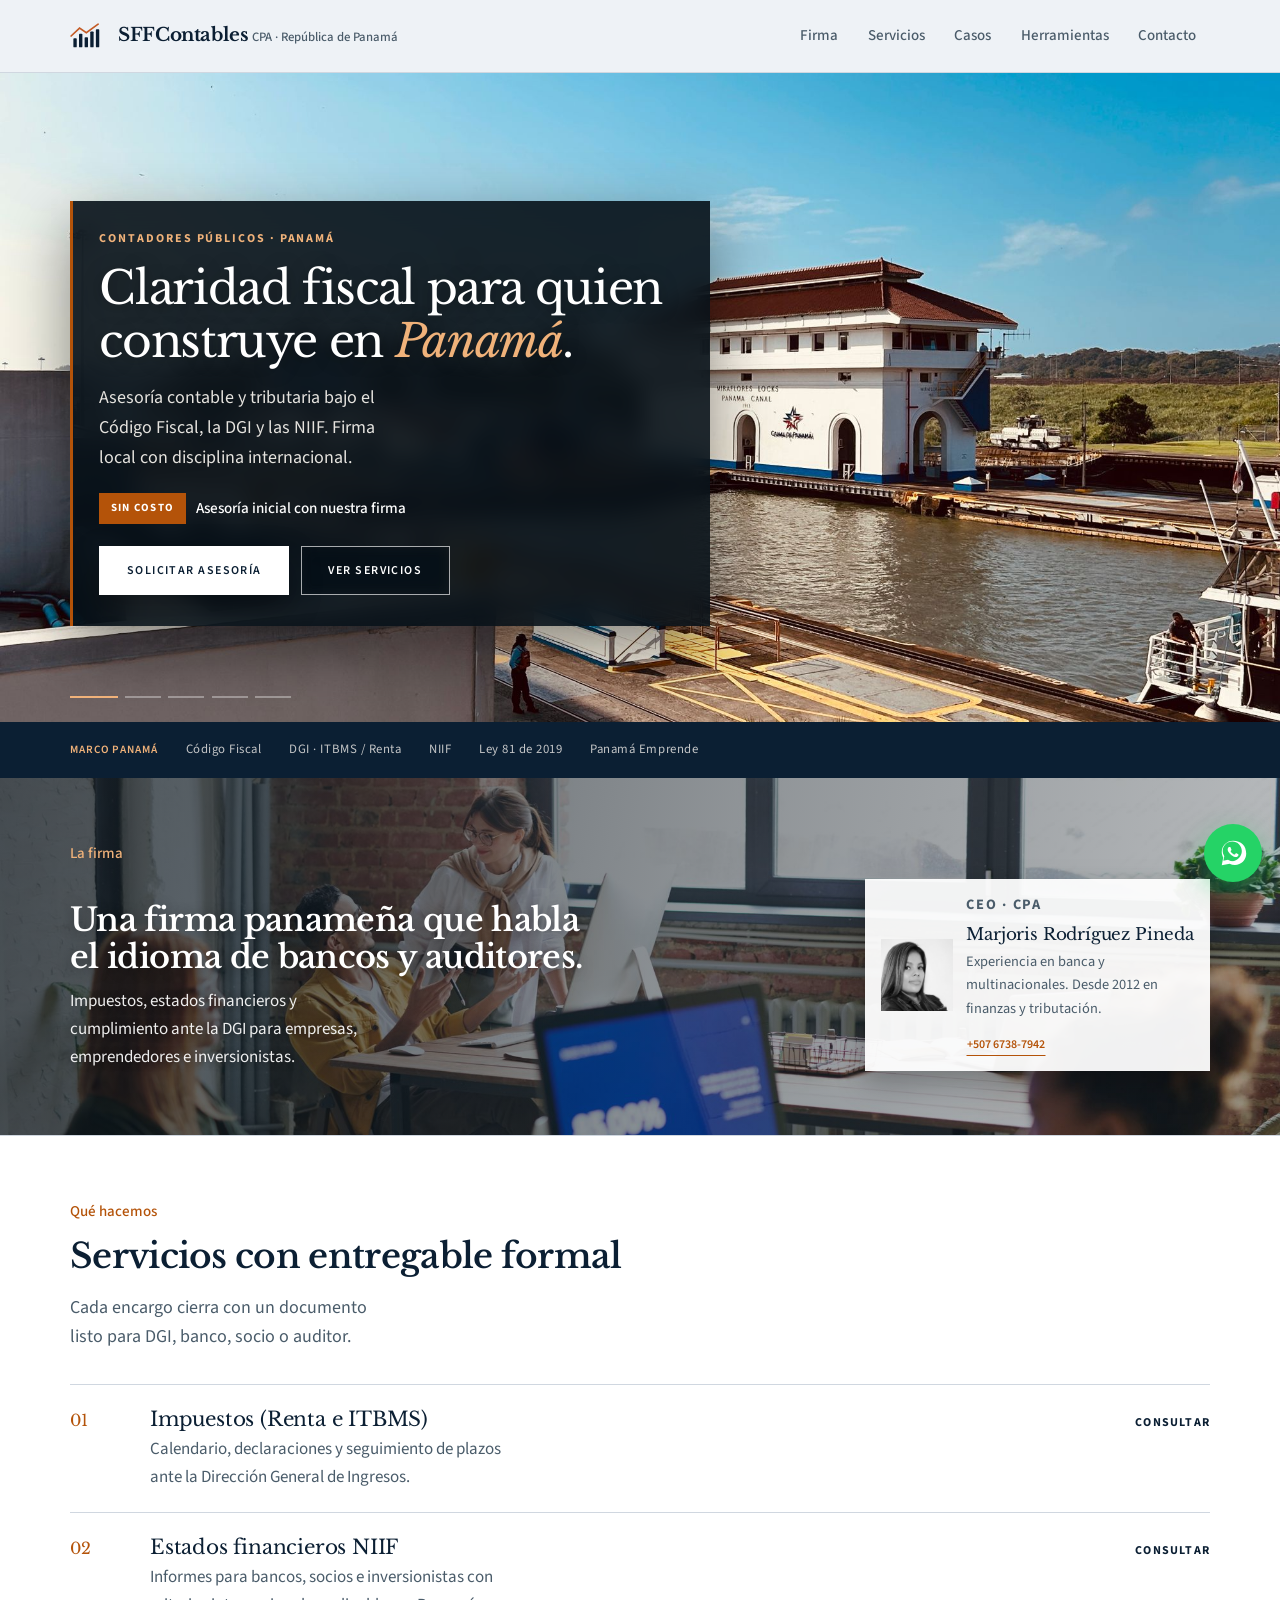
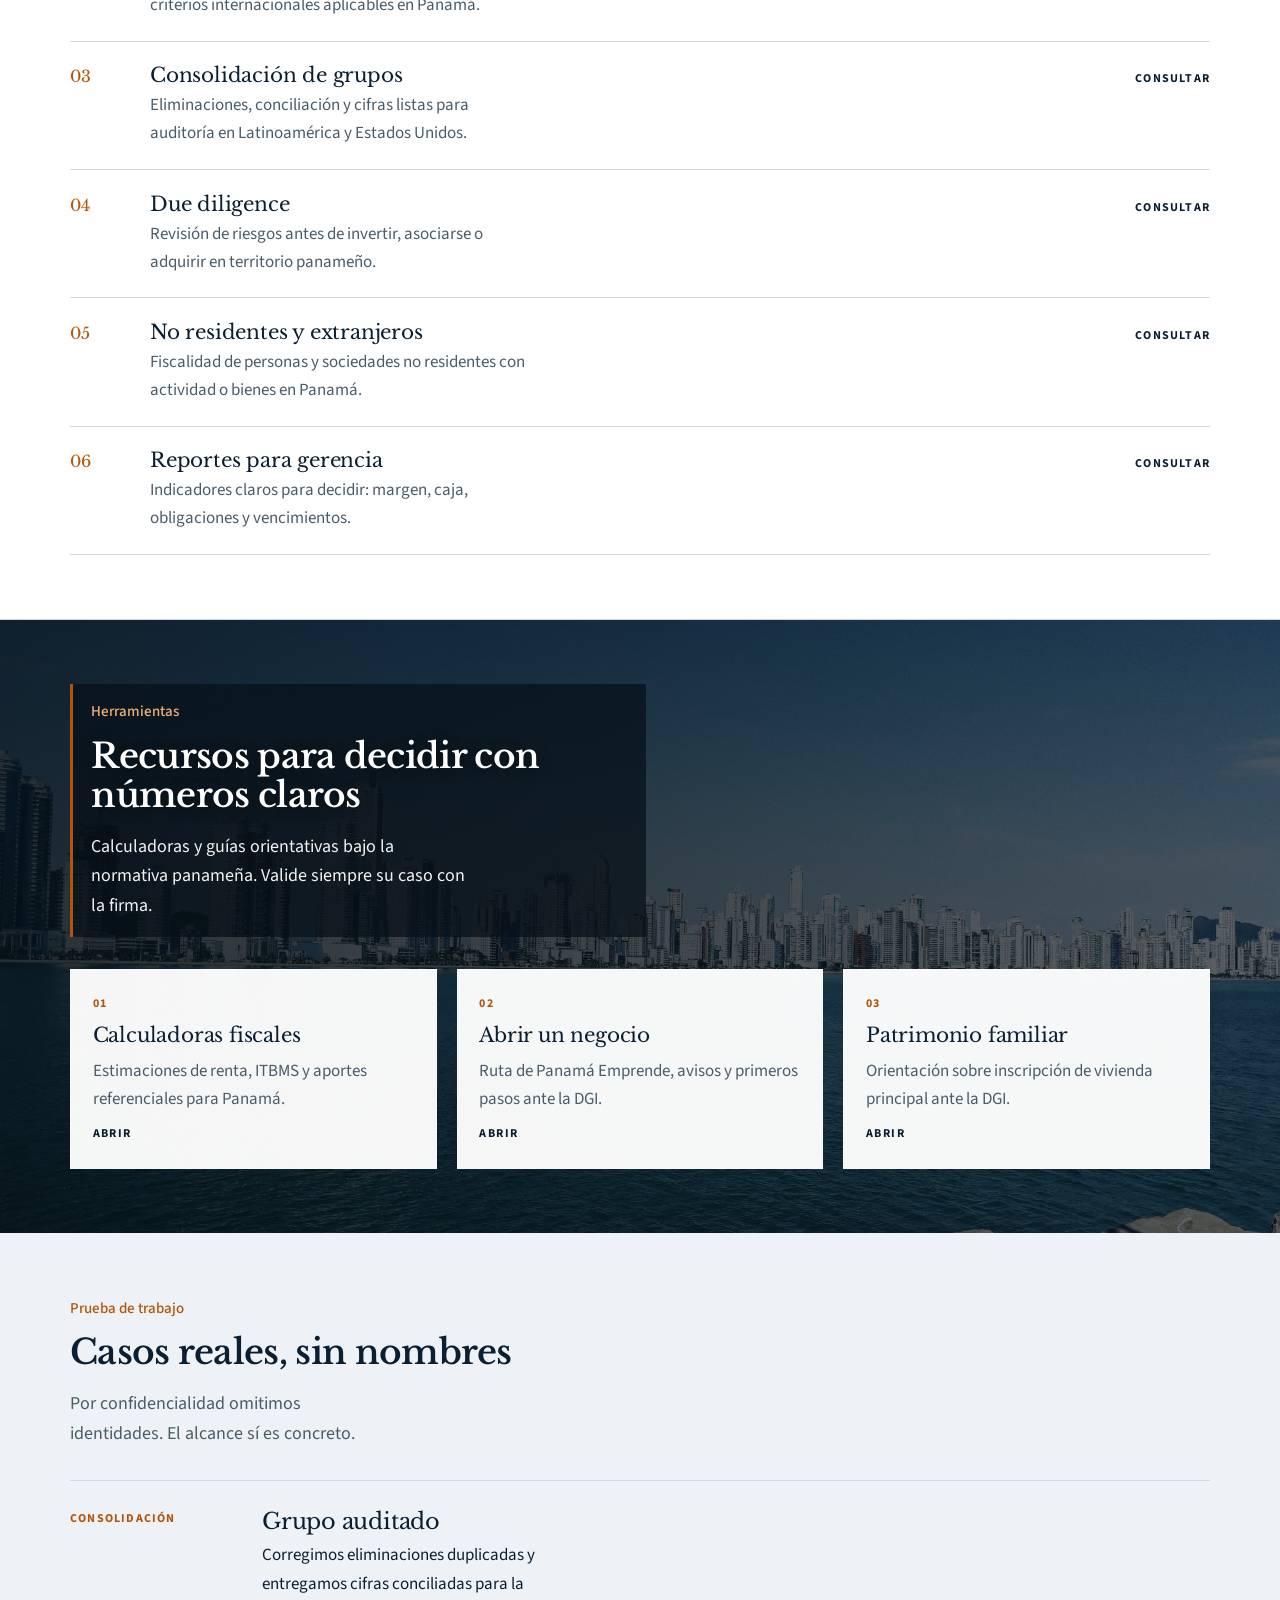
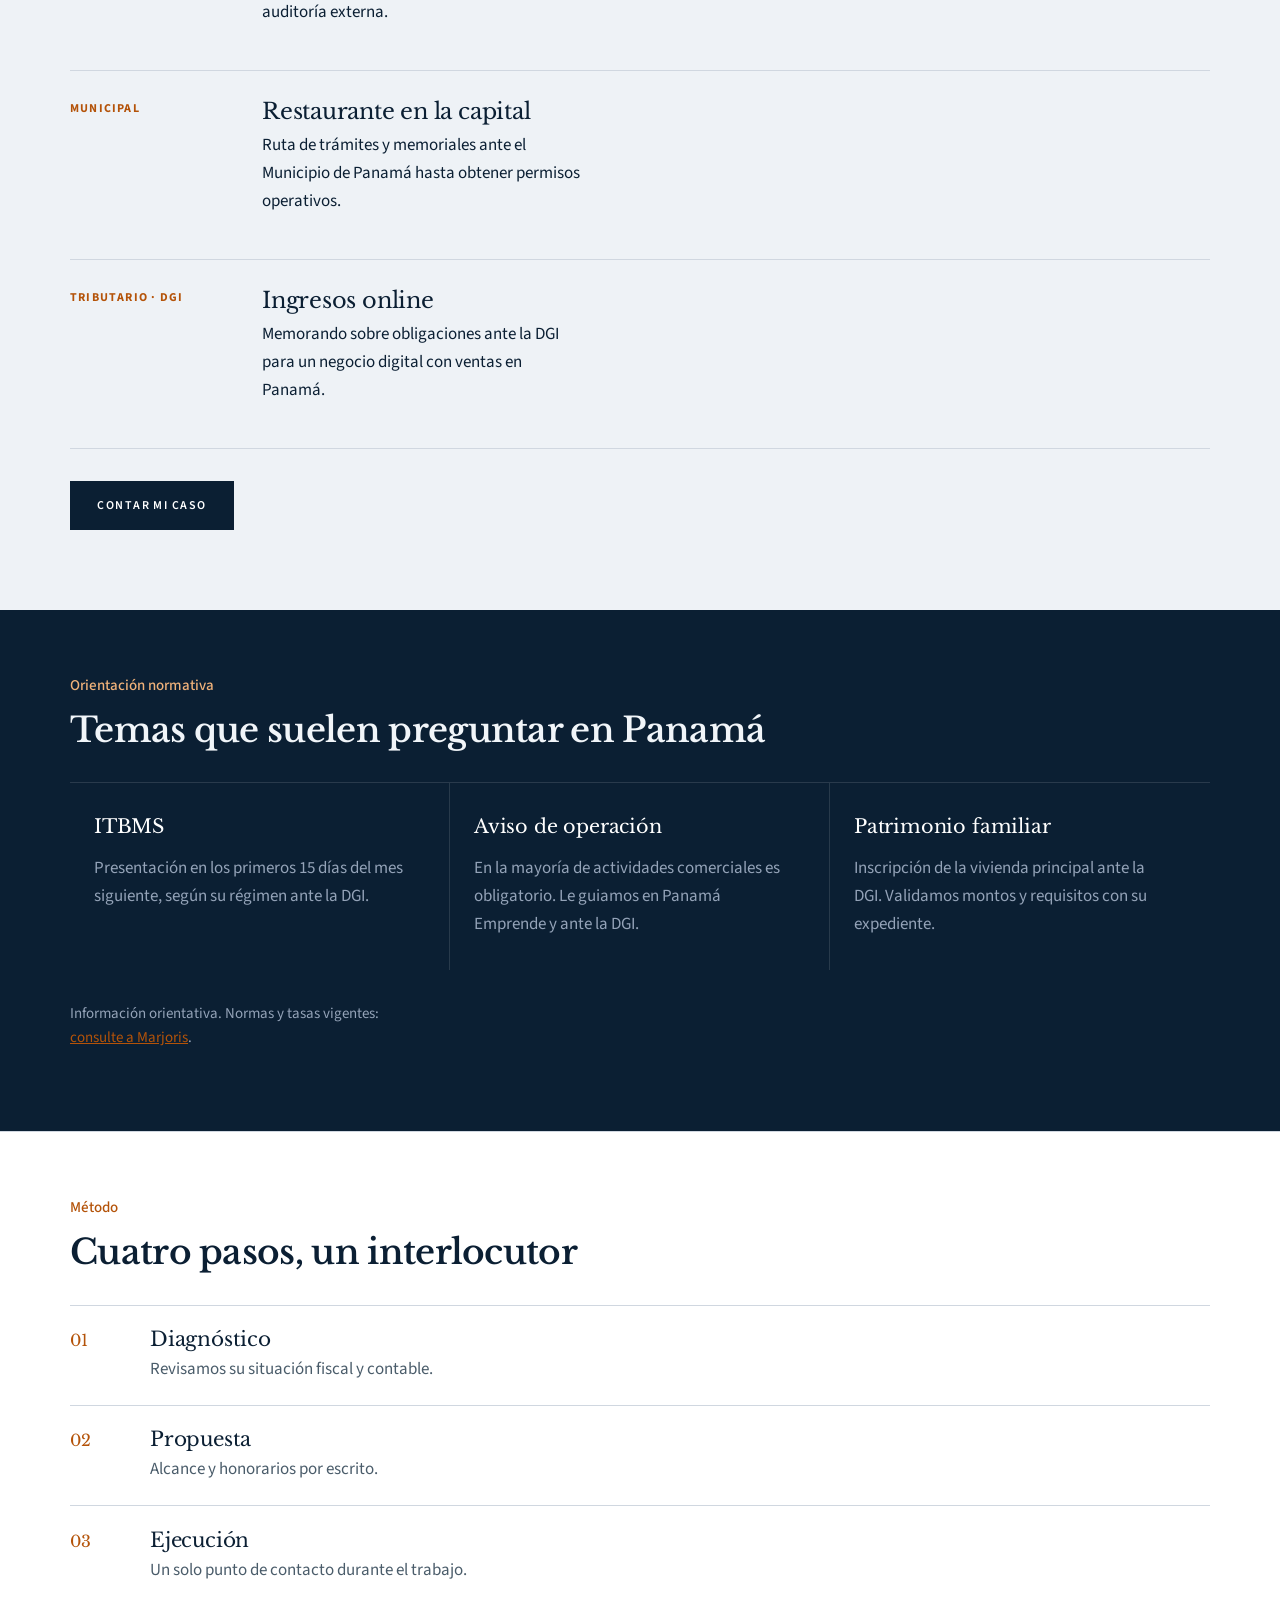
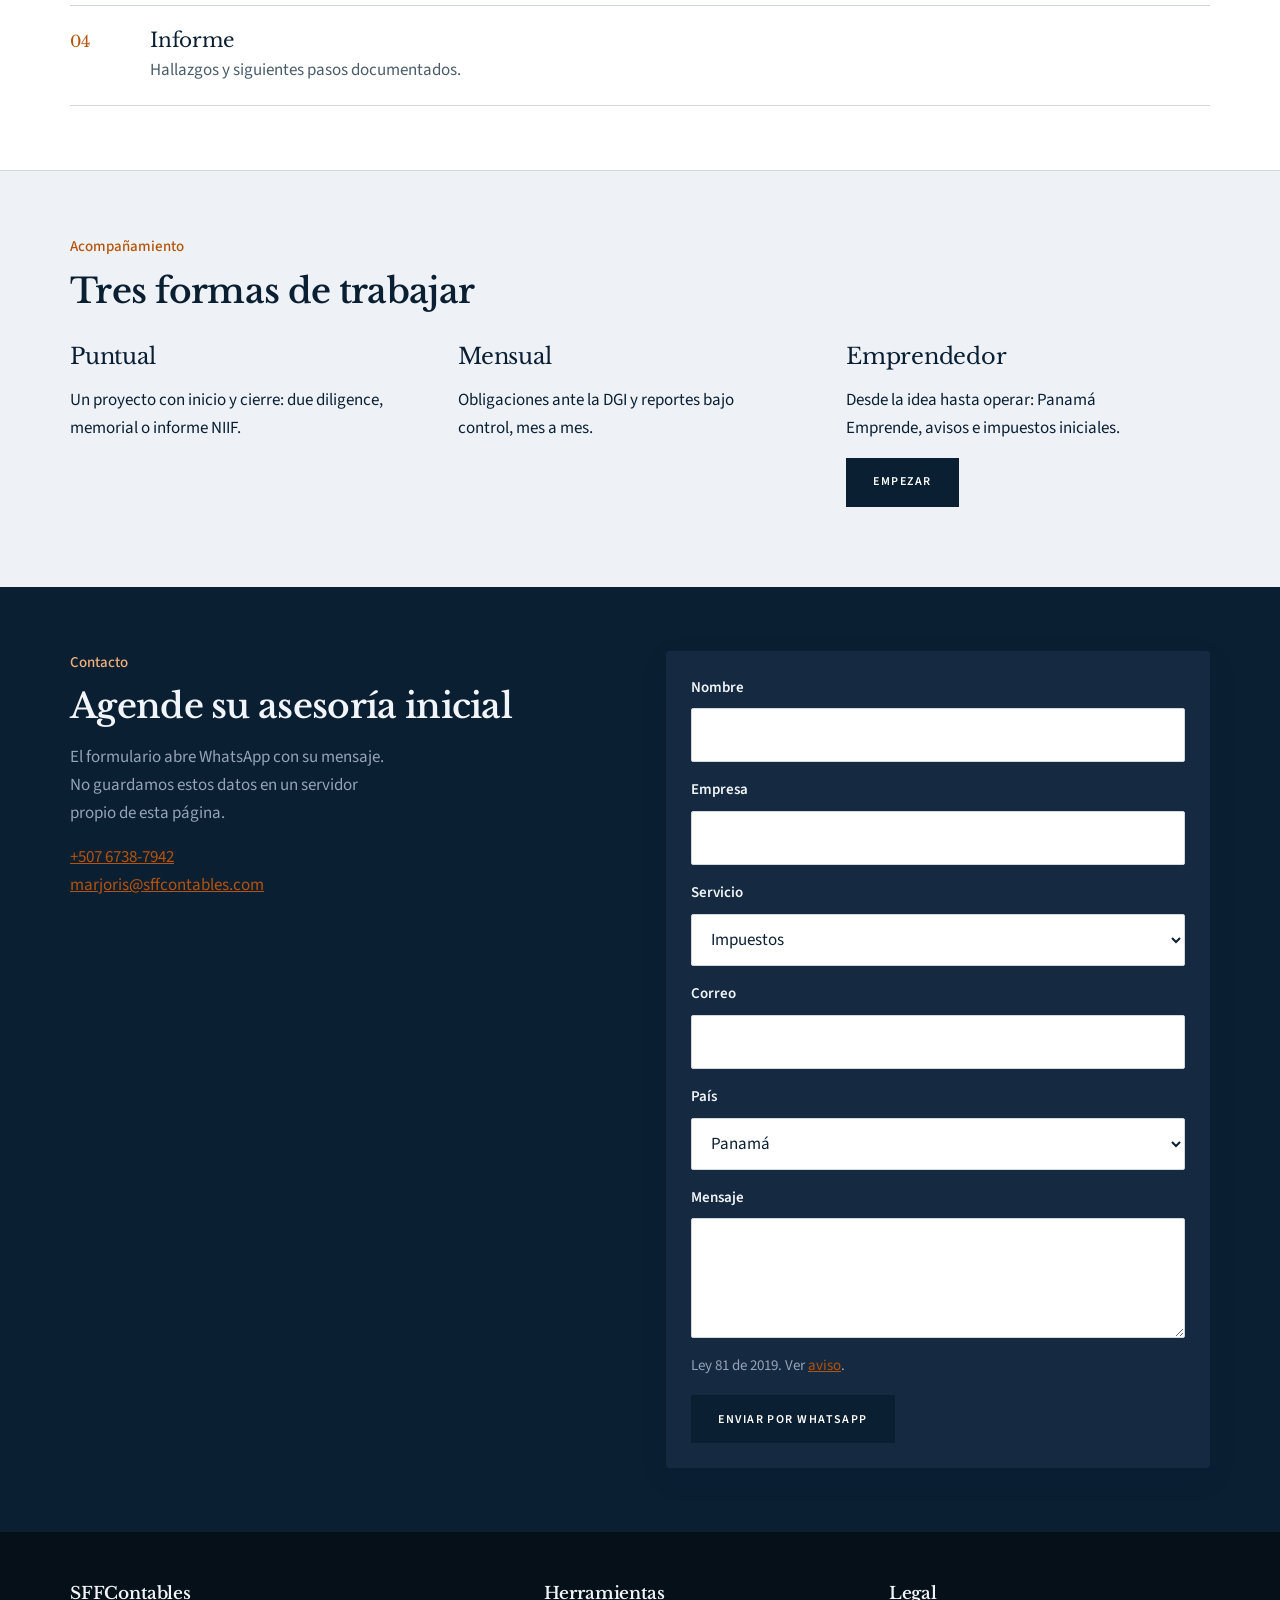
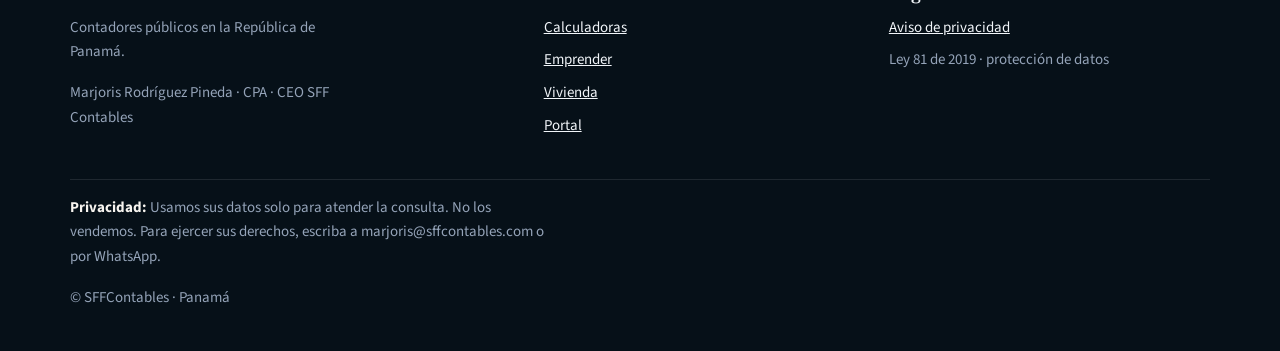
<file: index.html>
﻿<!DOCTYPE html>
<html lang="es">
<head>
  <meta charset="utf-8">
  <meta name="viewport" content="width=device-width, initial-scale=1">
  <title>SFFContables · Contadores públicos en Panamá</title>
  <meta name="description" content="Firma de contadores públicos en Panamá. Impuestos, NIIF y acompañamiento a empresas. Dirigida por Marjoris Rodríguez Pineda, CPA · CEO SFF Contables.">
  <meta property="og:title" content="SFFContables · Contadores públicos en Panamá">
  <meta property="og:description" content="Impuestos, NIIF y acompañamiento a empresas en Panamá. Marjoris Rodríguez Pineda, CPA · CEO SFF Contables.">
  <meta property="og:image" content="https://www.sffcontables.com/images/marjoris.jpg">
  <meta property="og:url" content="https://www.sffcontables.com/">
  <meta property="og:type" content="website">
  <meta property="og:locale" content="es_PA">
  <meta name="theme-color" content="#0B1F33">
  <link rel="canonical" href="https://www.sffcontables.com/">
  <link rel="preconnect" href="https://fonts.googleapis.com">
  <link rel="preconnect" href="https://fonts.gstatic.com" crossorigin>
  <link href="https://fonts.googleapis.com/css2?family=Libre+Baskerville:ital,wght@0,400;0,700;1,400&family=Source+Sans+3:wght@400;500;600;700&display=swap" rel="stylesheet">
  <link rel="stylesheet" href="css/tokens.css">
  <link rel="stylesheet" href="css/base.css">
  <link rel="stylesheet" href="css/components.css">
  <script type="application/ld+json">
  {
    "@context": "https://schema.org",
    "@type": "AccountingService",
    "name": "SFFContables",
    "url": "https://www.sffcontables.com/",
    "image": "https://www.sffcontables.com/images/marjoris.jpg",
    "telephone": "+50767387942",
    "email": "marjoris@sffcontables.com",
    "areaServed": "PA",
    "founder": {
      "@type": "Person",
      "name": "Marjoris Rodríguez Pineda",
      "jobTitle": "CPA · CEO SFF Contables"
    }
  }
  </script>
</head>
<body>
  <a class="sr-only" href="#contenido">Saltar al contenido</a>

  <header class="site-header">
    <div class="container site-header__inner">
      <a class="brand" href="index.html" aria-label="SFFContables inicio">
        <svg class="brand__mark" width="36" height="28" viewBox="0 0 64 48" aria-hidden="true">
          <rect x="6" y="28" width="6" height="16" rx="1.5" fill="#0B1F33"/>
          <rect x="16" y="20" width="6" height="24" rx="1.5" fill="#0B1F33"/>
          <rect x="26" y="26" width="6" height="18" rx="1.5" fill="#0B1F33"/>
          <rect x="36" y="16" width="6" height="28" rx="1.5" fill="#0B1F33"/>
          <rect x="46" y="12" width="6" height="32" rx="1.5" fill="#0B1F33"/>
          <polyline points="2,24 17,10 29,18 50,3" fill="none" stroke="#C45C26" stroke-width="3" stroke-linecap="round"/>
        </svg>
        <span>
          <span class="brand__name">SFFContables</span>
          <span class="brand__tag">CPA · República de Panamá</span>
        </span>
      </a>
      <button type="button" class="nav-toggle" id="menuBtn" aria-label="Abrir menú" aria-expanded="false" aria-controls="siteNav">
        <svg width="22" height="22" viewBox="0 0 24 24" fill="none" stroke="currentColor" stroke-width="2" aria-hidden="true"><path d="M4 7h16M4 12h16M4 17h16"/></svg>
      </button>
      <nav id="siteNav" class="site-nav" aria-label="Principal">
        <a href="#nosotros">Firma</a>
        <a href="#servicios">Servicios</a>
        <a href="#casos">Casos</a>
        <a href="#herramientas">Herramientas</a>
        <a href="#contacto">Contacto</a>
      </nav>
    </div>
  </header>

  <main id="contenido">
    <section class="hero" aria-roledescription="carrusel" aria-label="Presentación SFF Contables">
      <div class="hero__media" aria-hidden="true">
        <div class="hero__slide is-active" style="background-image:url('images/hero/panama-03-canal.jpg')" data-label="Esclusas de Miraflores · Canal de Panamá"></div>
        <div class="hero__slide" style="background-image:url('images/hero/panama-04-ships.jpg')" data-label="Tráfico marítimo · Canal de Panamá"></div>
        <div class="hero__slide" style="background-image:url('images/hero/panama-biomuseo.jpg')" data-label="Biomuseo · Amador, Panamá"></div>
        <div class="hero__slide" style="background-image:url('images/hero/panama-casco.jpg')" data-label="Casco Viejo · Patrimonio de Panamá"></div>
        <div class="hero__slide" style="background-image:url('images/hero/panama-cinta-sunset.jpg')" data-label="Ciudad de Panamá al atardecer"></div>
        <div class="hero__overlay"></div>
      </div>
      <div class="container hero__grid">
        <div class="hero__copy">
          <p class="hero__eyebrow">Contadores públicos · Panamá</p>
          <h1>Claridad fiscal para quien construye en <em>Panamá</em>.</h1>
          <p class="hero__lead">Asesoría contable y tributaria bajo el Código Fiscal, la DGI y las NIIF. Firma local con disciplina internacional.</p>
          <p class="hero__offer"><span class="hero__offer-mark">Sin costo</span> Asesoría inicial con nuestra firma</p>
          <div class="btn-row">
            <a class="btn btn--primary" href="https://wa.me/50767387942?text=Hola%20SFFContables%2C%20quiero%20una%20asesor%C3%ADa%20inicial%20sin%20costo." target="_blank" rel="noopener">Solicitar asesoría</a>
            <a class="btn btn--secondary" href="#servicios">Ver servicios</a>
          </div>
        </div>
      </div>
      <div class="hero__dots" role="tablist" aria-label="Fotos de Panamá"></div>
    </section>

    <div class="jur-strip" role="region" aria-label="Marco normativo panameño">
      <div class="container jur-strip__inner">
        <strong>Marco Panamá</strong>
        <span>Código Fiscal</span>
        <span>DGI · ITBMS / Renta</span>
        <span>NIIF</span>
        <span>Ley 81 de 2019</span>
        <span>Panamá Emprende</span>
      </div>
    </div>

    <section id="nosotros" class="section section--media section--media--firm" style="background-image:url('images/sections/office-desks-team.jpg')">
      <div class="section--media__overlay" aria-hidden="true"></div>
      <div class="container section--media__content">
        <p class="eyebrow" style="color:#f0b27a">La firma</p>
        <div class="firm-layout">
          <div class="firm-copy">
            <h2 style="color:#fff">Una firma panameña que habla el idioma de bancos y auditores.</h2>
            <p>Impuestos, estados financieros y cumplimiento ante la DGI para empresas, emprendedores e inversionistas.</p>
          </div>
          <aside class="ceo-card ceo-card--slim" aria-label="CEO de SFF Contables">
            <img src="images/marjoris.jpg" width="72" height="72" alt="Marjoris Rodríguez Pineda, CPA · CEO SFF Contables">
            <div>
              <p class="ceo-card__role">CEO · CPA</p>
              <h3>Marjoris Rodríguez Pineda</h3>
              <p>Experiencia en banca y multinacionales. Desde 2012 en finanzas y tributación.</p>
              <a class="btn btn--text" href="https://wa.me/50767387942" target="_blank" rel="noopener">+507 6738-7942</a>
            </div>
          </aside>
        </div>
      </div>
    </section>

    <section id="servicios" class="section" style="background:#fff;border-block:1px solid var(--color-border)">
      <div class="container">
        <p class="eyebrow">Qué hacemos</p>
        <h2>Servicios con entregable formal</h2>
        <p class="lede">Cada encargo cierra con un documento listo para DGI, banco, socio o auditor.</p>
        <div class="service-list" style="margin-top:var(--space-6)">
          <a class="service-row" href="#contacto">
            <span class="service-row__num">01</span>
            <div>
              <h3>Impuestos (Renta e ITBMS)</h3>
              <p>Calendario, declaraciones y seguimiento de plazos ante la Dirección General de Ingresos.</p>
            </div>
            <span class="service-row__link">Consultar</span>
          </a>
          <a class="service-row" href="#contacto">
            <span class="service-row__num">02</span>
            <div>
              <h3>Estados financieros NIIF</h3>
              <p>Informes para bancos, socios e inversionistas con criterios internacionales aplicables en Panamá.</p>
            </div>
            <span class="service-row__link">Consultar</span>
          </a>
          <a class="service-row" href="#contacto">
            <span class="service-row__num">03</span>
            <div>
              <h3>Consolidación de grupos</h3>
              <p>Eliminaciones, conciliación y cifras listas para auditoría en Latinoamérica y Estados Unidos.</p>
            </div>
            <span class="service-row__link">Consultar</span>
          </a>
          <a class="service-row" href="#contacto">
            <span class="service-row__num">04</span>
            <div>
              <h3>Due diligence</h3>
              <p>Revisión de riesgos antes de invertir, asociarse o adquirir en territorio panameño.</p>
            </div>
            <span class="service-row__link">Consultar</span>
          </a>
          <a class="service-row" href="#contacto">
            <span class="service-row__num">05</span>
            <div>
              <h3>No residentes y extranjeros</h3>
              <p>Fiscalidad de personas y sociedades no residentes con actividad o bienes en Panamá.</p>
            </div>
            <span class="service-row__link">Consultar</span>
          </a>
          <a class="service-row" href="#contacto">
            <span class="service-row__num">06</span>
            <div>
              <h3>Reportes para gerencia</h3>
              <p>Indicadores claros para decidir: margen, caja, obligaciones y vencimientos.</p>
            </div>
            <span class="service-row__link">Consultar</span>
          </a>
        </div>
      </div>
    </section>

    <section id="herramientas" class="section section--media" style="background-image:url('images/sections/panama-banking.jpg')">
      <div class="section--media__overlay section--media__overlay--deep" aria-hidden="true"></div>
      <div class="container section--media__content">
        <div class="media-intro">
          <p class="eyebrow" style="color:#f0b27a">Herramientas</p>
          <h2 style="color:#fff">Recursos para decidir con números claros</h2>
          <p class="lede" style="color:rgba(255,255,255,.95);max-width:42ch;margin:0">Calculadoras y guías orientativas bajo la normativa panameña. Valide siempre su caso con la firma.</p>
        </div>
        <div class="tool-grid">
          <a class="tool-card" href="calculadoras.html">
            <span class="tool-card__label">01</span>
            <h3>Calculadoras fiscales</h3>
            <p>Estimaciones de renta, ITBMS y aportes referenciales para Panamá.</p>
            <span class="tool-card__cta">Abrir</span>
          </a>
          <a class="tool-card" href="emprender.html">
            <span class="tool-card__label">02</span>
            <h3>Abrir un negocio</h3>
            <p>Ruta de Panamá Emprende, avisos y primeros pasos ante la DGI.</p>
            <span class="tool-card__cta">Abrir</span>
          </a>
          <a class="tool-card" href="vivienda.html">
            <span class="tool-card__label">03</span>
            <h3>Patrimonio familiar</h3>
            <p>Orientación sobre inscripción de vivienda principal ante la DGI.</p>
            <span class="tool-card__cta">Abrir</span>
          </a>
        </div>
      </div>
    </section>

    <section id="casos" class="section">
      <div class="container">
        <p class="eyebrow">Prueba de trabajo</p>
        <h2>Casos reales, sin nombres</h2>
        <p class="lede">Por confidencialidad omitimos identidades. El alcance sí es concreto.</p>
        <div style="margin-top:var(--space-6);border-top:1px solid var(--color-border)">
          <article class="case-row">
            <div class="case-row__meta">Consolidación</div>
            <div>
              <h3>Grupo auditado</h3>
              <p>Corregimos eliminaciones duplicadas y entregamos cifras conciliadas para la auditoría externa.</p>
            </div>
          </article>
          <article class="case-row">
            <div class="case-row__meta">Municipal</div>
            <div>
              <h3>Restaurante en la capital</h3>
              <p>Ruta de trámites y memoriales ante el Municipio de Panamá hasta obtener permisos operativos.</p>
            </div>
          </article>
          <article class="case-row">
            <div class="case-row__meta">Tributario · DGI</div>
            <div>
              <h3>Ingresos online</h3>
              <p>Memorando sobre obligaciones ante la DGI para un negocio digital con ventas en Panamá.</p>
            </div>
          </article>
        </div>
        <p style="margin-top:var(--space-6)">
          <a class="btn btn--primary btn--on-light" href="https://wa.me/50767387942?text=Hola%20SFFContables%2C%20quiero%20contarles%20mi%20caso." target="_blank" rel="noopener">Contar mi caso</a>
        </p>
      </div>
    </section>

    <section class="section section--dark" id="marco">
      <div class="container">
        <p class="eyebrow" style="color:#f0b27a">Orientación normativa</p>
        <h2>Temas que suelen preguntar en Panamá</h2>
        <div class="insight-grid" style="margin-top:var(--space-6)">
          <article class="insight">
            <h3>ITBMS</h3>
            <p>Presentación en los primeros 15 días del mes siguiente, según su régimen ante la DGI.</p>
          </article>
          <article class="insight">
            <h3>Aviso de operación</h3>
            <p>En la mayoría de actividades comerciales es obligatorio. Le guiamos en Panamá Emprende y ante la DGI.</p>
          </article>
          <article class="insight">
            <h3>Patrimonio familiar</h3>
            <p>Inscripción de la vivienda principal ante la DGI. Validamos montos y requisitos con su expediente.</p>
          </article>
        </div>
        <p class="disclaimer" style="margin-top:var(--space-6);color:var(--color-ink-on-primary-muted)">
          Información orientativa. Normas y tasas vigentes: <a href="https://wa.me/50767387942?text=Hola%20Marjoris%2C%20tengo%20una%20consulta%20normativa." target="_blank" rel="noopener">consulte a Marjoris</a>.
        </p>
      </div>
    </section>

    <section id="metodo" class="section" style="background:#fff;border-block:1px solid var(--color-border)">
      <div class="container">
        <p class="eyebrow">Método</p>
        <h2>Cuatro pasos, un interlocutor</h2>
        <div class="service-list" style="margin-top:var(--space-6)">
          <div class="service-row" style="cursor:default">
            <span class="service-row__num">01</span>
            <div><h3>Diagnóstico</h3><p>Revisamos su situación fiscal y contable.</p></div>
          </div>
          <div class="service-row" style="cursor:default">
            <span class="service-row__num">02</span>
            <div><h3>Propuesta</h3><p>Alcance y honorarios por escrito.</p></div>
          </div>
          <div class="service-row" style="cursor:default">
            <span class="service-row__num">03</span>
            <div><h3>Ejecución</h3><p>Un solo punto de contacto durante el trabajo.</p></div>
          </div>
          <div class="service-row" style="cursor:default">
            <span class="service-row__num">04</span>
            <div><h3>Informe</h3><p>Hallazgos y siguientes pasos documentados.</p></div>
          </div>
        </div>
      </div>
    </section>

    <section id="planes" class="section">
      <div class="container">
        <p class="eyebrow">Acompañamiento</p>
        <h2>Tres formas de trabajar</h2>
        <div class="grid-3" style="margin-top:var(--space-6)">
          <article>
            <h3 style="font-weight:400">Puntual</h3>
            <p>Un proyecto con inicio y cierre: due diligence, memorial o informe NIIF.</p>
          </article>
          <article>
            <h3 style="font-weight:400">Mensual</h3>
            <p>Obligaciones ante la DGI y reportes bajo control, mes a mes.</p>
          </article>
          <article>
            <h3 style="font-weight:400">Emprendedor</h3>
            <p>Desde la idea hasta operar: Panamá Emprende, avisos e impuestos iniciales.</p>
            <p style="margin-top:1rem"><a class="btn btn--primary btn--on-light" href="https://wa.me/50767387942?text=Hola%20SFFContables%2C%20me%20interesa%20el%20Plan%20Emprendedor." target="_blank" rel="noopener">Empezar</a></p>
          </article>
        </div>
      </div>
    </section>

    <section id="contacto" class="section section--dark">
      <div class="container">
        <div class="grid-2" style="gap:var(--space-7)">
          <div>
            <p class="eyebrow" style="color:#f0b27a">Contacto</p>
            <h2>Agende su asesoría inicial</h2>
            <p>El formulario abre WhatsApp con su mensaje. No guardamos estos datos en un servidor propio de esta página.</p>
            <p>
              <a href="https://wa.me/50767387942">+507 6738-7942</a><br>
              <a href="mailto:marjoris@sffcontables.com">marjoris@sffcontables.com</a>
            </p>
          </div>
          <form id="contactForm" class="card" style="background:var(--color-primary-soft);border-color:transparent">
            <div class="field">
              <label for="nombre">Nombre</label>
              <input id="nombre" name="nombre" type="text" required autocomplete="name">
            </div>
            <div class="field">
              <label for="empresa">Empresa</label>
              <input id="empresa" name="empresa" type="text" autocomplete="organization">
            </div>
            <div class="field">
              <label for="servicio">Servicio</label>
              <select id="servicio" name="servicio">
                <option>Impuestos</option>
                <option>NIIF</option>
                <option>Vivienda</option>
                <option>Apertura</option>
                <option>Otro</option>
              </select>
            </div>
            <div class="field">
              <label for="correo">Correo</label>
              <input id="correo" name="correo" type="email" autocomplete="email">
            </div>
            <div class="field">
              <label for="pais">País</label>
              <select id="pais" name="pais">
                <option>Panamá</option>
                <option>Otro</option>
              </select>
            </div>
            <div class="field">
              <label for="mensaje">Mensaje</label>
              <textarea id="mensaje" name="mensaje" required></textarea>
            </div>
            <p class="disclaimer" style="color:var(--color-ink-on-primary-muted)">Ley 81 de 2019. Ver <a href="#privacidad">aviso</a>.</p>
            <button type="submit" class="btn btn--primary">Enviar por WhatsApp</button>
          </form>
        </div>
      </div>
    </section>
  </main>

  <footer class="site-footer">
    <div class="container site-footer__grid">
      <div>
        <h3>SFFContables</h3>
        <p>Contadores públicos en la República de Panamá.</p>
        <p>Marjoris Rodríguez Pineda · CPA · CEO SFF Contables</p>
      </div>
      <div>
        <h3>Herramientas</h3>
        <ul>
          <li><a href="calculadoras.html">Calculadoras</a></li>
          <li><a href="emprender.html">Emprender</a></li>
          <li><a href="vivienda.html">Vivienda</a></li>
          <li><a href="portal.html">Portal</a></li>
        </ul>
      </div>
      <div>
        <h3>Legal</h3>
        <ul>
          <li><a id="privacidad" href="#privacidad">Aviso de privacidad</a></li>
          <li>Ley 81 de 2019 · protección de datos</li>
        </ul>
      </div>
    </div>
    <div class="container site-footer__legal">
      <p><strong style="color:#f7f4ef">Privacidad:</strong> Usamos sus datos solo para atender la consulta. No los vendemos. Para ejercer sus derechos, escriba a marjoris@sffcontables.com o por WhatsApp.</p>
      <p>© SFFContables · Panamá</p>
    </div>
  </footer>

  <a class="wa-fab" href="https://wa.me/50767387942?text=Hola%20SFFContables%2C%20quisiera%20una%20consulta." target="_blank" rel="noopener" aria-label="Escribir por WhatsApp">
    <svg viewBox="0 0 32 32" aria-hidden="true" fill="#fff">
      <path d="M16.1 3C9.4 3 4 8.3 4 14.9c0 2.1.6 4.1 1.6 5.9L4 29l8.4-1.6c1.7.9 3.6 1.4 5.6 1.4 6.7 0 12.1-5.3 12.1-11.9C30.1 8.3 24.7 3 16.1 3zm0 21.7c-1.8 0-3.5-.5-5-1.3l-.4-.2-5 1 1-4.8-.2-.4c-1-1.6-1.5-3.4-1.5-5.2 0-5.5 4.6-10 10.2-10s10.2 4.5 10.2 10-4.6 10.9-10.3 10.9zm5.6-7.5c-.3-.2-1.8-.9-2.1-1-.3-.1-.5-.2-.7.2s-.8 1-.9 1.1-.3.2-.6.1c-.3-.2-1.2-.4-2.3-1.4-.8-.7-1.4-1.6-1.6-1.9-.2-.3 0-.4.1-.6.1-.1.3-.3.4-.5.1-.2.2-.3.3-.5.1-.2 0-.4 0-.5s-.7-1.6-.9-2.2c-.2-.6-.5-.5-.7-.5h-.6c-.2 0-.5.1-.8.4-.3.3-1 1-1 2.4s1 2.8 1.2 3c.1.2 2 3.1 4.9 4.3 1.7.7 2.4.8 3.2.7.5-.1 1.8-.7 2-1.4.2-.7.2-1.3.2-1.4 0-.1-.3-.2-.6-.4z"/>
    </svg>
  </a>
  <script src="js/main.js" defer></script>
  <script src="js/hero-slider.js" defer></script>
</body>
</html>
</file>
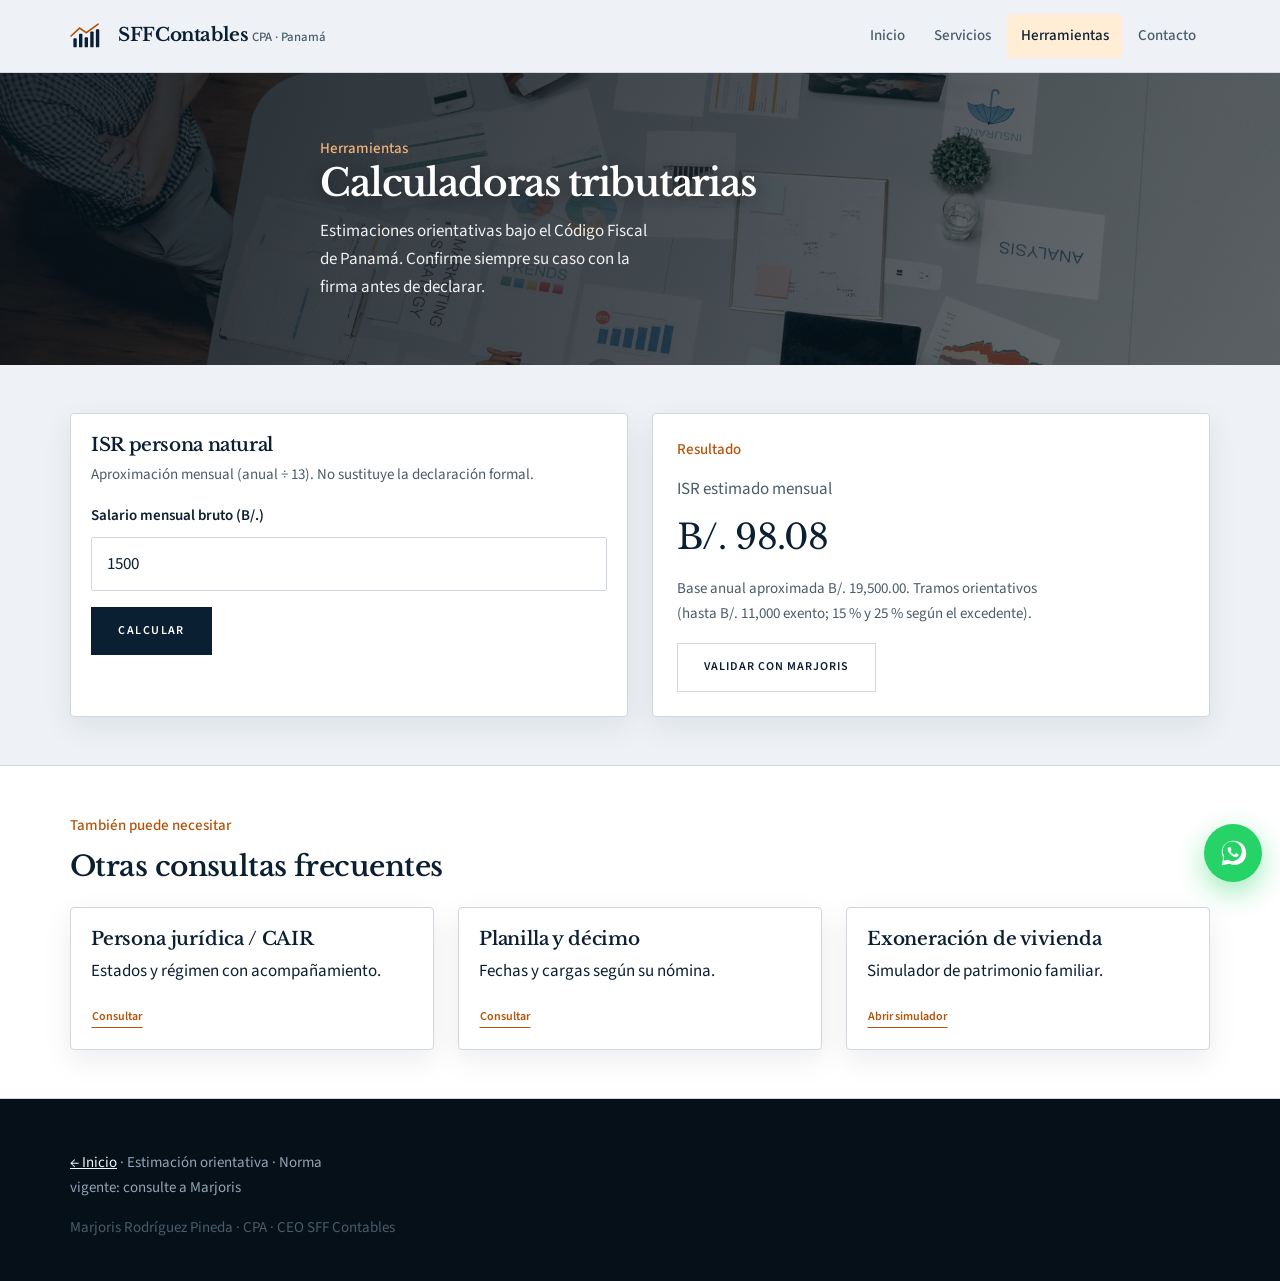
<file: calculadoras.html>
﻿<!DOCTYPE html>
<html lang="es">
<head>
  <meta charset="utf-8">
  <meta name="viewport" content="width=device-width, initial-scale=1">
  <title>Calculadoras tributarias · SFFContables</title>
  <meta name="description" content="Estimaciones orientativas de ISR para persona natural en Panamá. Valide su caso con Marjoris Rodríguez Pineda, CPA · CEO SFF Contables.">
  <meta name="theme-color" content="#0B1F33">
  <link rel="canonical" href="https://www.sffcontables.com/calculadoras.html">
  <link rel="preconnect" href="https://fonts.googleapis.com">
  <link rel="preconnect" href="https://fonts.gstatic.com" crossorigin>
  <link href="https://fonts.googleapis.com/css2?family=Libre+Baskerville:ital,wght@0,400;0,700;1,400&family=Source+Sans+3:wght@400;500;600;700&display=swap" rel="stylesheet">
  <link rel="stylesheet" href="css/tokens.css">
  <link rel="stylesheet" href="css/base.css">
  <link rel="stylesheet" href="css/components.css">
</head>
<body>
  <header class="site-header">
    <div class="container site-header__inner">
      <a class="brand" href="index.html" aria-label="SFFContables inicio">
        <svg class="brand__mark" width="36" height="28" viewBox="0 0 64 48" aria-hidden="true">
          <rect x="6" y="28" width="6" height="16" rx="1.5" fill="#0B1F33"/>
          <rect x="16" y="20" width="6" height="24" rx="1.5" fill="#0B1F33"/>
          <rect x="26" y="26" width="6" height="18" rx="1.5" fill="#0B1F33"/>
          <rect x="36" y="16" width="6" height="28" rx="1.5" fill="#0B1F33"/>
          <rect x="46" y="12" width="6" height="32" rx="1.5" fill="#0B1F33"/>
          <polyline points="2,24 17,10 29,18 50,3" fill="none" stroke="#B45309" stroke-width="3" stroke-linecap="round"/>
        </svg>
        <span>
          <span class="brand__name">SFFContables</span>
          <span class="brand__tag">CPA · Panamá</span>
        </span>
      </a>
      <button type="button" class="nav-toggle" id="menuBtn" aria-label="Abrir menú" aria-expanded="false" aria-controls="siteNav">
        <svg width="22" height="22" viewBox="0 0 24 24" fill="none" stroke="currentColor" stroke-width="2" aria-hidden="true"><path d="M4 7h16M4 12h16M4 17h16"/></svg>
      </button>
      <nav id="siteNav" class="site-nav" aria-label="Principal">
        <a href="index.html">Inicio</a>
        <a href="index.html#servicios">Servicios</a>
        <a href="calculadoras.html" aria-current="page">Herramientas</a>
        <a href="index.html#contacto">Contacto</a>
      </nav>
    </div>
  </header>

  <main>
    <section class="page-hero" style="background-image:url('images/sections/meeting-finance.jpg')">
      <div class="page-hero__overlay" aria-hidden="true"></div>
      <div class="container page-hero__inner">
        <p class="eyebrow" style="color:#f0b27a">Herramientas</p>
        <h1>Calculadoras tributarias</h1>
        <p>Estimaciones orientativas bajo el Código Fiscal de Panamá. Confirme siempre su caso con la firma antes de declarar.</p>
      </div>
    </section>

    <section class="section section--tight">
      <div class="container tool-shell">
        <div class="card card--compact">
          <h2>ISR persona natural</h2>
          <p class="disclaimer" style="margin-bottom:1rem">Aproximación mensual (anual ÷ 13). No sustituye la declaración formal.</p>
          <div class="field">
            <label for="salario">Salario mensual bruto (B/.)</label>
            <input id="salario" class="nums" type="number" min="0" step="50" value="1500">
          </div>
          <button type="button" class="btn btn--primary btn--on-light" id="calcIsr">Calcular</button>
        </div>
        <div class="result-box result-box--compact">
          <p class="eyebrow">Resultado</p>
          <p style="margin:0 0 0.35rem;color:var(--color-ink-muted)">ISR estimado mensual</p>
          <p id="isrOut" class="nums">B/. —</p>
          <p id="isrDetail" class="disclaimer"></p>
          <a class="btn btn--ghost" href="https://wa.me/50767387942?text=Hola%20Marjoris%2C%20quiero%20validar%20mi%20estimaci%C3%B3n%20de%20ISR." target="_blank" rel="noopener">Validar con Marjoris</a>
        </div>
      </div>
    </section>

    <section class="section section--tight" style="background:#fff;border-block:1px solid var(--color-border)">
      <div class="container">
        <p class="eyebrow">También puede necesitar</p>
        <h2 style="font-size:clamp(1.35rem,2.5vw,1.75rem)">Otras consultas frecuentes</h2>
        <div class="grid-3" style="margin-top:var(--space-5)">
          <article class="card card--compact">
            <h3>Persona jurídica / CAIR</h3>
            <p>Estados y régimen con acompañamiento.</p>
            <a class="btn btn--text" href="https://wa.me/50767387942?text=Hola%20Marjoris%2C%20necesito%20orientaci%C3%B3n%20de%20ISR%20persona%20jur%C3%ADdica." target="_blank" rel="noopener">Consultar</a>
          </article>
          <article class="card card--compact">
            <h3>Planilla y décimo</h3>
            <p>Fechas y cargas según su nómina.</p>
            <a class="btn btn--text" href="https://wa.me/50767387942?text=Hola%20Marjoris%2C%20necesito%20ayuda%20con%20planilla." target="_blank" rel="noopener">Consultar</a>
          </article>
          <article class="card card--compact">
            <h3>Exoneración de vivienda</h3>
            <p>Simulador de patrimonio familiar.</p>
            <a class="btn btn--text" href="vivienda.html">Abrir simulador</a>
          </article>
        </div>
      </div>
    </section>
  </main>

  <footer class="site-footer">
    <div class="container">
      <p><a href="index.html">← Inicio</a> · Estimación orientativa · Norma vigente: consulte a Marjoris</p>
      <p class="disclaimer">Marjoris Rodríguez Pineda · CPA · CEO SFF Contables</p>
    </div>
  </footer>
  <a class="wa-fab" href="https://wa.me/50767387942" target="_blank" rel="noopener" aria-label="Escribir por WhatsApp">
    <svg viewBox="0 0 32 32" aria-hidden="true" fill="#fff">
      <path d="M16.1 3C9.4 3 4 8.3 4 14.9c0 2.1.6 4.1 1.6 5.9L4 29l8.4-1.6c1.7.9 3.6 1.4 5.6 1.4 6.7 0 12.1-5.3 12.1-11.9C30.1 8.3 24.7 3 16.1 3zm0 21.7c-1.8 0-3.5-.5-5-1.3l-.4-.2-5 1 1-4.8-.2-.4c-1-1.6-1.5-3.4-1.5-5.2 0-5.5 4.6-10 10.2-10s10.2 4.5 10.2 10-4.6 10.9-10.3 10.9zm5.6-7.5c-.3-.2-1.8-.9-2.1-1-.3-.1-.5-.2-.7.2s-.8 1-.9 1.1-.3.2-.6.1c-.3-.2-1.2-.4-2.3-1.4-.8-.7-1.4-1.6-1.6-1.9-.2-.3 0-.4.1-.6.1-.1.3-.3.4-.5.1-.2.2-.3.3-.5.1-.2 0-.4 0-.5s-.7-1.6-.9-2.2c-.2-.6-.5-.5-.7-.5h-.6c-.2 0-.5.1-.8.4-.3.3-1 1-1 2.4s1 2.8 1.2 3c.1.2 2 3.1 4.9 4.3 1.7.7 2.4.8 3.2.7.5-.1 1.8-.7 2-1.4.2-.7.2-1.3.2-1.4 0-.1-.3-.2-.6-.4z"/>
    </svg>
  </a>
  <script src="js/main.js" defer></script>
  <script>
    function formatB(n) {
      return "B/. " + n.toLocaleString("es-PA", { minimumFractionDigits: 2, maximumFractionDigits: 2 });
    }
    function isrAnual(renta) {
      if (renta <= 11000) return 0;
      if (renta <= 50000) return (renta - 11000) * 0.15;
      return 5850 + (renta - 50000) * 0.25;
    }
    function calc() {
      const mensual = Number(document.getElementById("salario").value) || 0;
      const anual = mensual * 13;
      const impuesto = isrAnual(anual);
      const mensualEq = impuesto / 13;
      document.getElementById("isrOut").textContent = formatB(mensualEq);
      document.getElementById("isrDetail").textContent =
        "Base anual aproximada " + formatB(anual) + ". Tramos orientativos (hasta B/. 11,000 exento; 15 % y 25 % según el excedente).";
    }
    document.getElementById("calcIsr").addEventListener("click", calc);
    document.getElementById("salario").addEventListener("change", calc);
    calc();
  </script>
</body>
</html>
</file>
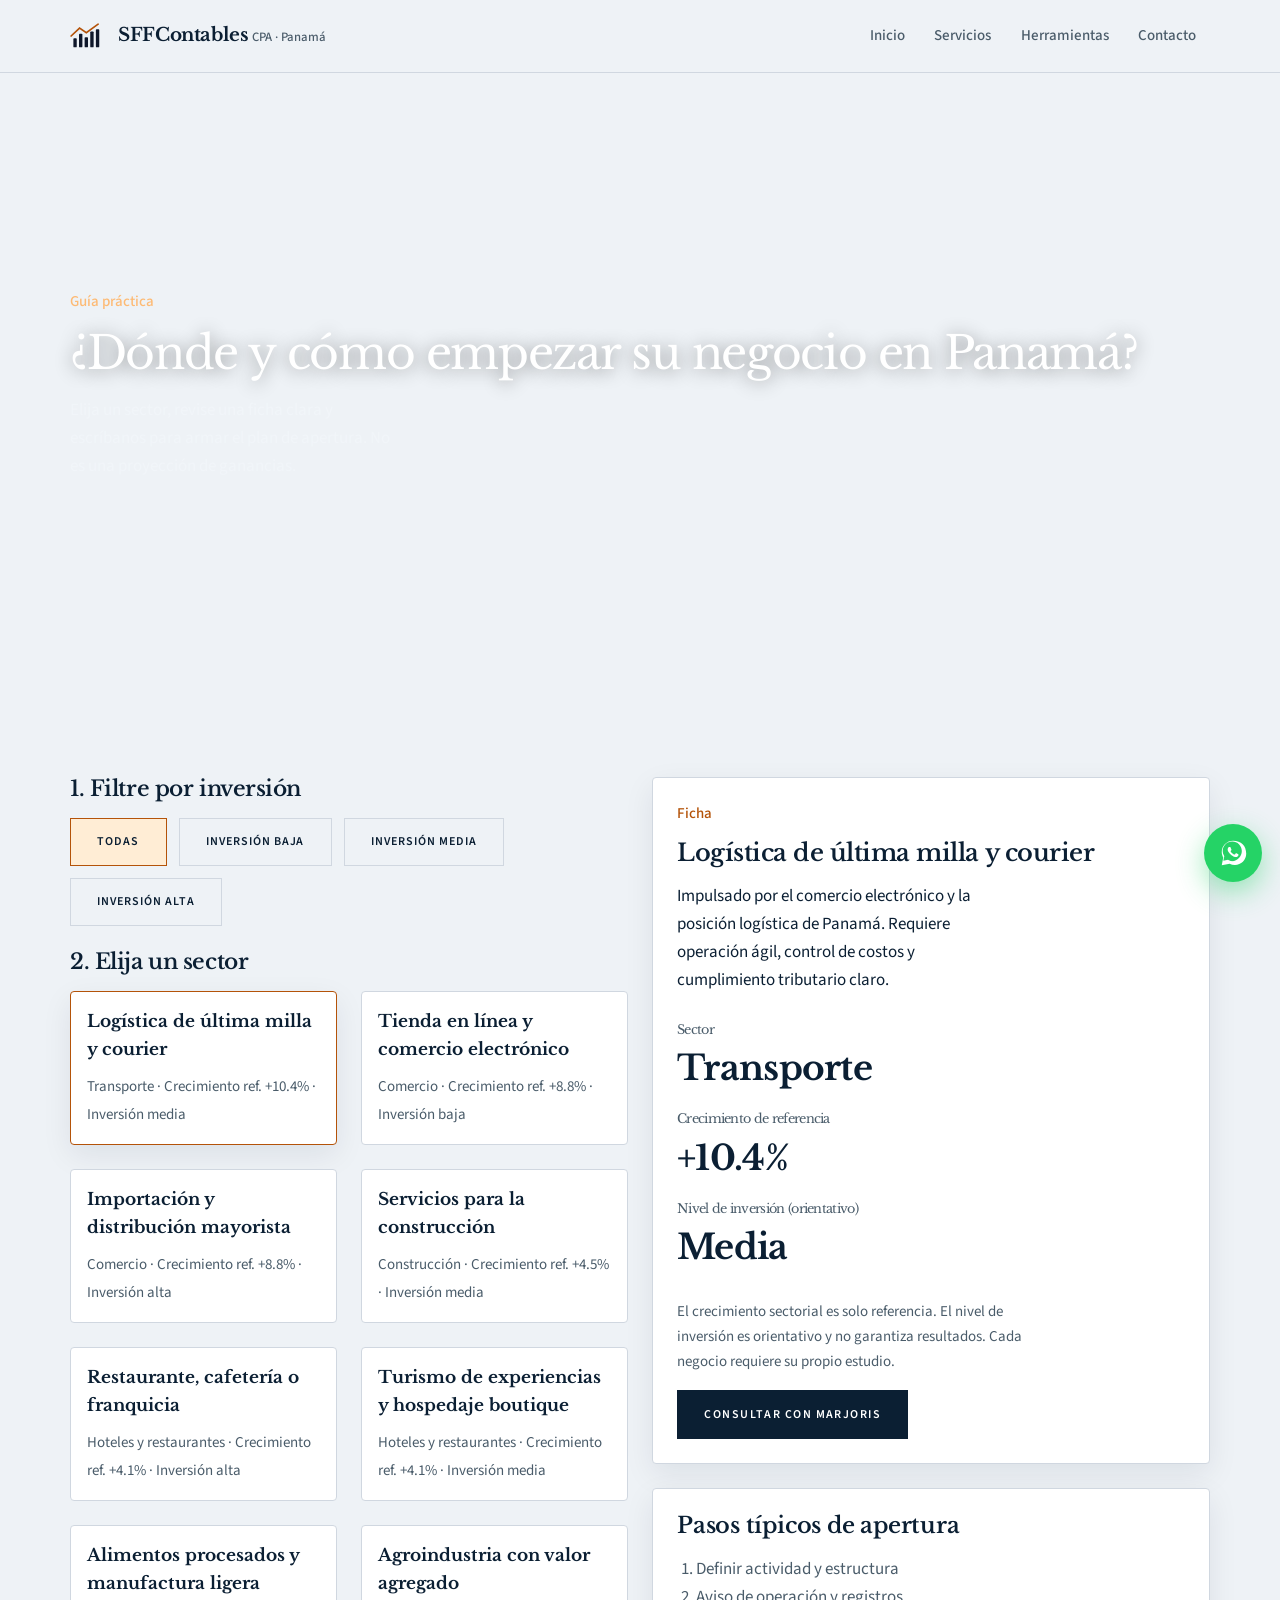
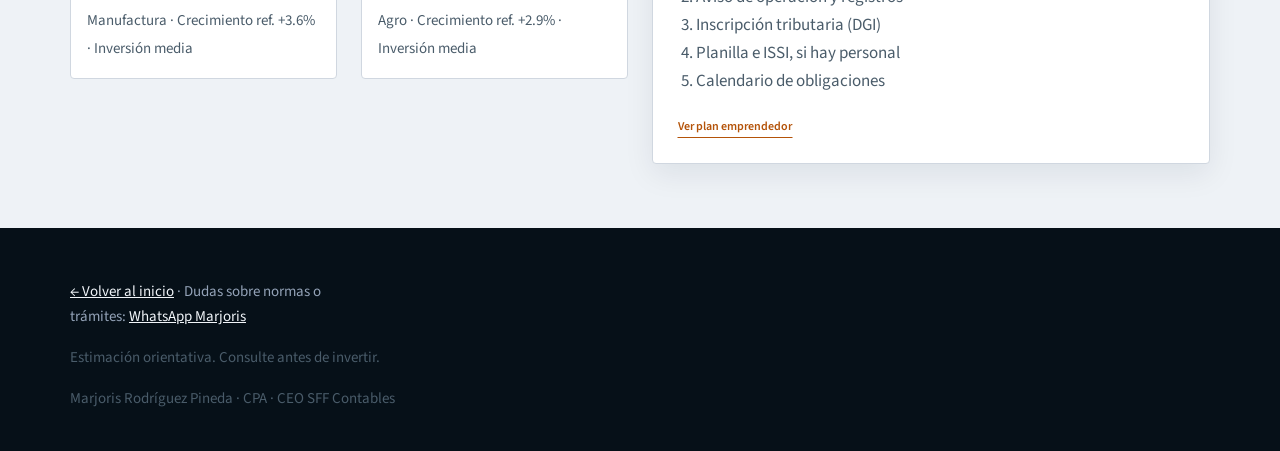
<file: emprender.html>
﻿<!DOCTYPE html>
<html lang="es">
<head>
  <meta charset="utf-8">
  <meta name="viewport" content="width=device-width, initial-scale=1">
  <title>Emprender en Panamá · SFFContables</title>
  <meta name="description" content="Explore sectores y pasos para abrir su negocio en Panamá. Orientación de SFFContables. Consulte a Marjoris Rodríguez Pineda, CPA · CEO SFF Contables.">
  <meta name="theme-color" content="#0F172A">
  <link rel="canonical" href="https://www.sffcontables.com/emprender.html">
  <link rel="preconnect" href="https://fonts.googleapis.com">
  <link rel="preconnect" href="https://fonts.gstatic.com" crossorigin>
  <link href="https://fonts.googleapis.com/css2?family=Libre+Baskerville:ital,wght@0,400;0,700;1,400&family=Source+Sans+3:wght@400;500;600;700&display=swap" rel="stylesheet">
  <link rel="stylesheet" href="css/tokens.css">
  <link rel="stylesheet" href="css/base.css">
  <link rel="stylesheet" href="css/components.css">
</head>
<body>
  <header class="site-header">
    <div class="container site-header__inner">
      <a class="brand" href="index.html" aria-label="SFFContables inicio">
        <svg class="brand__mark" width="36" height="28" viewBox="0 0 64 48" aria-hidden="true">
          <rect x="6" y="28" width="6" height="16" rx="1.5" fill="#0F172A"/>
          <rect x="16" y="20" width="6" height="24" rx="1.5" fill="#0F172A"/>
          <rect x="26" y="26" width="6" height="18" rx="1.5" fill="#0F172A"/>
          <rect x="36" y="16" width="6" height="28" rx="1.5" fill="#0F172A"/>
          <rect x="46" y="12" width="6" height="32" rx="1.5" fill="#0F172A"/>
          <polyline points="2,24 17,10 29,18 50,3" fill="none" stroke="#B45309" stroke-width="3" stroke-linecap="round"/>
        </svg>
        <span>
          <span class="brand__name">SFFContables</span>
          <span class="brand__tag">CPA · Panamá</span>
        </span>
      </a>
      <button type="button" class="nav-toggle" id="menuBtn" aria-label="Abrir menú" aria-expanded="false" aria-controls="siteNav">
        <svg width="22" height="22" viewBox="0 0 24 24" fill="none" stroke="currentColor" stroke-width="2" aria-hidden="true"><path d="M4 7h16M4 12h16M4 17h16"/></svg>
      </button>
      <nav id="siteNav" class="site-nav" aria-label="Principal">
        <a href="index.html">Inicio</a>
        <a href="index.html#servicios">Servicios</a>
        <a href="calculadoras.html">Herramientas</a>
        <a href="index.html#contacto">Contacto</a>
      </nav>
</div>
  </header>

  <main>
    <section class="hero" style="padding-block:3rem">
      <div class="container">
        <p class="eyebrow" style="color:#fdba74">Guía práctica</p>
        <h1>¿Dónde y cómo empezar su negocio en Panamá?</h1>
        <p>Elija un sector, revise una ficha clara y escríbanos para armar el plan de apertura. No es una proyección de ganancias.</p>
      </div>
    </section>

    <section class="section">
      <div class="container tool-shell">
        <div>
          <h2 style="font-size:1.35rem">1. Filtre por inversión</h2>
          <div class="btn-row" style="margin-bottom:1.5rem" role="group" aria-label="Filtro de inversión">
            <button type="button" class="btn btn--ghost filter-btn is-active" data-filter="todas">Todas</button>
            <button type="button" class="btn btn--ghost filter-btn" data-filter="baja">Inversión baja</button>
            <button type="button" class="btn btn--ghost filter-btn" data-filter="media">Inversión media</button>
            <button type="button" class="btn btn--ghost filter-btn" data-filter="alta">Inversión alta</button>
          </div>
          <h2 style="font-size:1.35rem">2. Elija un sector</h2>
          <div id="sectorList" class="grid-2" style="margin-top:1rem"></div>
        </div>
        <div>
          <div id="sectorDetail" class="result-box" tabindex="-1">
            <p class="eyebrow">Ficha</p>
            <h2 id="detailTitle" style="font-size:1.5rem">Seleccione un sector</h2>
            <p id="detailBody">Use los filtros y toque una opción para ver el resumen.</p>
            <dl id="detailMeta" class="nums" style="display:grid;gap:0.75rem;margin:1.5rem 0"></dl>
            <p class="disclaimer">El crecimiento sectorial es solo referencia. El nivel de inversión es orientativo y no garantiza resultados. Cada negocio requiere su propio estudio.</p>
            <a id="detailCta" class="btn btn--primary" href="https://wa.me/50767387942?text=Hola%20Marjoris%2C%20quiero%20orientaci%C3%B3n%20para%20abrir%20un%20negocio." target="_blank" rel="noopener">Consultar con Marjoris</a>
          </div>
          <div class="card" style="margin-top:1.5rem">
            <h3>Pasos típicos de apertura</h3>
            <ol style="margin:0;padding-left:1.2rem;color:var(--color-ink-muted)">
              <li>Definir actividad y estructura</li>
              <li>Aviso de operación y registros</li>
              <li>Inscripción tributaria (DGI)</li>
              <li>Planilla e ISSI, si hay personal</li>
              <li>Calendario de obligaciones</li>
            </ol>
            <p style="margin-top:1rem"><a class="btn btn--text" href="index.html#planes">Ver plan emprendedor</a></p>
          </div>
        </div>
      </div>
    </section>
  </main>

  <footer class="site-footer">
    <div class="container">
      <p><a href="index.html">← Volver al inicio</a> · Dudas sobre normas o trámites: <a href="https://wa.me/50767387942" target="_blank" rel="noopener">WhatsApp Marjoris</a></p>
      <p class="disclaimer">Estimación orientativa. Consulte antes de invertir.</p>
      <p class="disclaimer">Marjoris Rodríguez Pineda · CPA · CEO SFF Contables</p>
    </div>
  </footer>
  <a class="wa-fab" href="https://wa.me/50767387942" target="_blank" rel="noopener" aria-label="Escribir por WhatsApp">
    <svg viewBox="0 0 32 32" aria-hidden="true" fill="#fff">
      <path d="M16.1 3C9.4 3 4 8.3 4 14.9c0 2.1.6 4.1 1.6 5.9L4 29l8.4-1.6c1.7.9 3.6 1.4 5.6 1.4 6.7 0 12.1-5.3 12.1-11.9C30.1 8.3 24.7 3 16.1 3zm0 21.7c-1.8 0-3.5-.5-5-1.3l-.4-.2-5 1 1-4.8-.2-.4c-1-1.6-1.5-3.4-1.5-5.2 0-5.5 4.6-10 10.2-10s10.2 4.5 10.2 10-4.6 10.9-10.3 10.9zm5.6-7.5c-.3-.2-1.8-.9-2.1-1-.3-.1-.5-.2-.7.2s-.8 1-.9 1.1-.3.2-.6.1c-.3-.2-1.2-.4-2.3-1.4-.8-.7-1.4-1.6-1.6-1.9-.2-.3 0-.4.1-.6.1-.1.3-.3.4-.5.1-.2.2-.3.3-.5.1-.2 0-.4 0-.5s-.7-1.6-.9-2.2c-.2-.6-.5-.5-.7-.5h-.6c-.2 0-.5.1-.8.4-.3.3-1 1-1 2.4s1 2.8 1.2 3c.1.2 2 3.1 4.9 4.3 1.7.7 2.4.8 3.2.7.5-.1 1.8-.7 2-1.4.2-.7.2-1.3.2-1.4 0-.1-.3-.2-.6-.4z"/>
    </svg>
  </a>
  <script src="js/main.js" defer></script>
  <script src="js/emprender.js" defer></script>
</body>
</html>
</file>
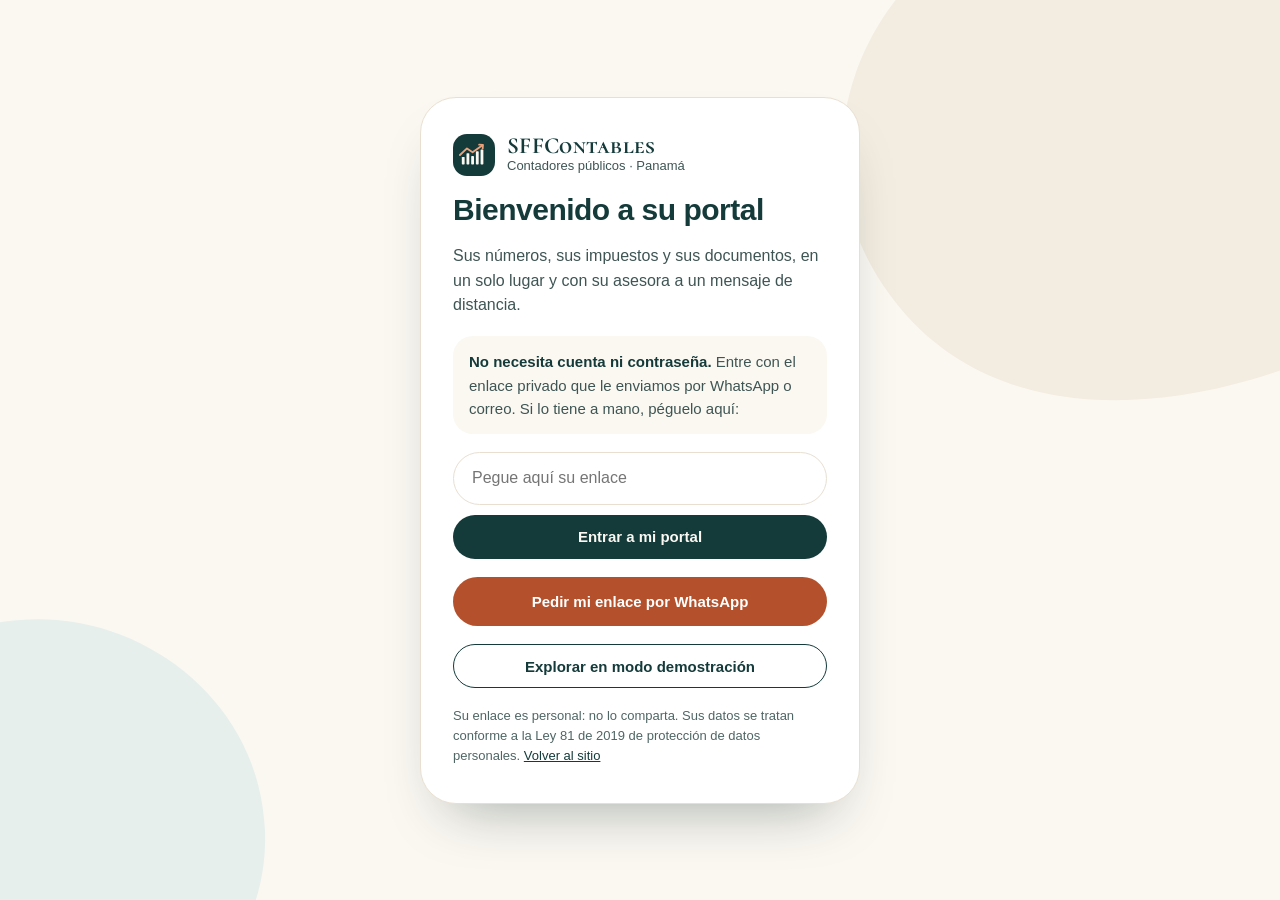
<file: portal.html>
﻿<!doctype html>
<html lang="es">
<head>
<meta charset="utf-8">
<meta name="viewport" content="width=device-width, initial-scale=1, viewport-fit=cover">
<meta name="robots" content="noindex">
<meta name="theme-color" content="#0E2A2B">
<title>Portal SFFContables</title>
<link rel="stylesheet" href="https://fonts.googleapis.com/css2?family=Cormorant+SC:wght@600;700&display=swap">
<style>
.wm{font-family:'Cormorant SC',Georgia,serif;font-size:23px;font-weight:700;letter-spacing:.3px;line-height:1.05}
/* Layout: acceso centrado → app con barra superior (escritorio) y barra inferior (móvil), vistas por ruta */
:root{
  --petrol:#143A3A; --petrol-deep:#0E2A2B; --petrol-soft:#1C4646; --line:#2F5B58;
  --cream:#FBF8F2; --sand:#F3ECE0; --border:#E8DFD1; --mint:#E7EFEC;
  --ink:#143A3A; --muted:#4F6664; --body:#3E5553; --sage:#A9BDB9; --sage-light:#D6E2DE;
  --terra:#B4512C; --terra-soft:#E8A27C; --peach:#FBEBD9; --rust:#8A3B1E; --white:#ffffff;
  --font:Arial, Helvetica, sans-serif;
  color-scheme:light;
}
*{box-sizing:border-box}
body{background:var(--cream);color:var(--ink);font-family:var(--font);font-size:16px;line-height:1.55}
a{color:var(--ink)}
button{font-family:var(--font)}
a:focus-visible,button:focus-visible,input:focus-visible,label:focus-within{outline:3px solid var(--terra-soft);outline-offset:2px}
.wrap{max-width:1240px;margin:0 auto;padding-inline:20px}
.blob{position:fixed;pointer-events:none;z-index:0}
.pill{border-radius:999px}
.btn{display:inline-flex;align-items:center;justify-content:center;gap:8px;border-radius:999px;padding:12px 18px;font-weight:700;font-size:15px;text-decoration:none;cursor:pointer;border:1px solid transparent;min-height:44px}
.btn-terra{background:var(--terra);color:var(--white)}
.btn-terra:hover{background:#9C4524;color:var(--white)}
.btn-dark{background:var(--petrol);color:var(--cream)}
.btn-line{background:var(--white);border-color:var(--ink);color:var(--ink)}
.btn-ghost{background:transparent;border-color:var(--sage);color:var(--cream)}
.card{background:var(--white);border:1px solid var(--border);border-radius:30px;padding:28px}
.card-dark{background:var(--petrol);color:var(--cream);border-radius:30px;padding:28px}
.eyebrow{font-size:12px;letter-spacing:2px;color:var(--terra);font-weight:700;text-transform:uppercase}
.tag{display:inline-block;border-radius:999px;padding:4px 10px;font-size:12px;font-weight:700;white-space:nowrap}
.t-ok{background:var(--mint);color:var(--petrol-soft)}
.t-warn{background:var(--terra);color:var(--white)}
.t-wait{background:var(--sand);color:#5A4A2E}
.grid3{display:grid;grid-template-columns:repeat(auto-fit,minmax(min(320px,100%),1fr));gap:22px}
.row{display:flex;flex-wrap:wrap;gap:22px;align-items:stretch}
h1,h2,h3{text-wrap:balance}
h1{margin:0;font-size:clamp(32px,4.4vw,54px);line-height:1.08;letter-spacing:-.5px}
h2{margin:4px 0 0;font-size:24px;line-height:1.25}
.num{font-variant-numeric:tabular-nums}
/* barra superior */
.top{position:sticky;top:env(safe-area-inset-top,0px);z-index:20;background:rgba(251,248,242,.94);backdrop-filter:blur(8px);border-bottom:1px solid var(--border)}
.top .wrap{display:flex;align-items:center;justify-content:space-between;gap:14px;padding-block:14px}
.logo{display:flex;align-items:center;gap:10px;text-decoration:none}
.logo-mark{width:42px;height:42px;border-radius:14px;background:var(--petrol);color:var(--cream);display:flex;align-items:center;justify-content:center;font-weight:700;font-size:12px}
.nav{display:flex;gap:4px;background:var(--white);border:1px solid var(--border);border-radius:999px;padding:5px}
.nav a{padding:9px 16px;border-radius:999px;text-decoration:none;font-size:14px}
.nav a[aria-current="page"]{background:var(--petrol);color:var(--cream);font-weight:700}
.icon-btn{position:relative;width:44px;height:44px;border-radius:50%;border:1px solid var(--border);background:var(--white);display:flex;align-items:center;justify-content:center;cursor:pointer}
.badge{position:absolute;top:-3px;right:-3px;min-width:20px;height:20px;border-radius:999px;background:var(--terra);color:var(--white);font-size:11px;font-weight:700;display:flex;align-items:center;justify-content:center;padding:0 5px}
.avatar{width:42px;height:42px;border-radius:50%;background:var(--terra-soft);color:var(--petrol);display:flex;align-items:center;justify-content:center;font-weight:700;border:0;cursor:pointer}
.panel{position:absolute;right:20px;top:66px;width:340px;max-width:calc(100vw - 32px);background:var(--white);border:1px solid var(--border);border-radius:24px;box-shadow:0 24px 50px -20px rgba(14,42,43,.45);padding:16px;z-index:30}
.bottom-nav{display:none}
main{position:relative;z-index:1;padding-block:28px 110px}
@media (max-width:860px){
  .nav{display:none}
  .bottom-nav{display:flex;position:fixed;left:12px;right:12px;bottom:calc(12px + env(safe-area-inset-bottom,0px));z-index:25;background:var(--white);border:1px solid var(--border);border-radius:999px;padding:6px;justify-content:space-between;box-shadow:0 10px 30px -12px rgba(14,42,43,.35)}
  .bottom-nav a{flex:1;text-align:center;padding:10px 0;border-radius:999px;text-decoration:none;font-size:12px}
  .bottom-nav a[aria-current="page"]{background:var(--petrol);color:var(--cream);font-weight:700}
  .hide-sm{display:none}
}
/* listas */
.item{display:flex;align-items:center;gap:14px;border-radius:20px;padding:14px 16px;background:var(--cream)}
.item.hot{background:var(--peach)}
.date{width:54px;flex-shrink:0;text-align:center;line-height:1.1}
.date b{display:block;font-size:22px}
.date span{font-size:12px;color:var(--muted)}
.hot .date b,.hot .date span{color:var(--rust)}
.grow{flex:1 1 auto;min-width:0}
.sub{font-size:13px;color:var(--body)}
.check{display:flex;align-items:center;gap:12px;background:var(--cream);border-radius:18px;padding:12px 16px;cursor:pointer}
.check input{width:20px;height:20px;accent-color:var(--petrol);flex-shrink:0}
.check.done span{text-decoration:line-through;color:var(--muted)}
.folder{background:var(--cream);border-radius:24px;padding:18px;text-decoration:none;display:flex;flex-direction:column;gap:6px}
.toast{position:fixed;left:50%;bottom:96px;transform:translateX(-50%);background:var(--petrol);color:var(--cream);border-radius:999px;padding:12px 20px;font-size:14px;z-index:40;max-width:calc(100vw - 32px);text-align:center}
.chips{display:flex;flex-wrap:wrap;gap:10px}
.chip{border-radius:999px;padding:11px 18px;border:1px solid var(--border);background:var(--white);cursor:pointer;font-size:15px;min-height:44px}
.chip[aria-pressed="true"]{background:var(--petrol);color:var(--cream);border-color:var(--petrol);font-weight:700}
.msg{max-width:85%;border-radius:20px;padding:12px 16px;font-size:15px}
.msg.them{background:var(--white);border:1px solid var(--border);align-self:flex-start}
.msg.me{background:var(--petrol);color:var(--cream);align-self:flex-end}
.msg small{display:block;font-size:12px;opacity:.75;margin-bottom:2px}
/* acceso */
.login{min-height:100vh;display:flex;align-items:center;justify-content:center;padding:24px 16px;position:relative;z-index:1}
.login-card{width:100%;max-width:440px;background:var(--white);border:1px solid var(--border);border-radius:36px;padding:36px 32px;display:flex;flex-direction:column;gap:18px;box-shadow:0 30px 60px -30px rgba(14,42,43,.4)}
.note{font-size:13px;color:var(--muted)}
.err{background:var(--peach);color:var(--rust);border-radius:16px;padding:12px 14px;font-size:14px}
/* móvil */
html{-webkit-text-size-adjust:100%}
body{margin:0;overflow-x:hidden}
@media (max-width:860px){
  .bottom-nav{padding:5px;gap:2px}
  .bottom-nav a{padding:11px 0;min-height:44px;display:flex;align-items:center;justify-content:center}
  .panel{position:fixed;left:12px;right:12px;width:auto;top:calc(72px + env(safe-area-inset-top,0px));max-height:calc(100vh - 180px);overflow-y:auto}
}
@media (max-width:600px){
  .wrap{padding-inline:14px}
  .top .wrap{padding-block:10px}
  main{padding-block:20px 120px}
  .card,.card-dark{padding:20px 18px;border-radius:24px}
  .grid3,.row{gap:16px}
  h1{font-size:clamp(28px,8.4vw,36px)}
  h2{font-size:21px}
  .item{padding:12px;gap:10px;border-radius:18px}
  .date{width:44px}
  .date b{font-size:19px}
  .acts{padding-left:0!important}
  .acts .btn{flex:1 1 100%}
  .btn{padding:12px 16px}
  .login{align-items:flex-start;padding:20px 14px calc(24px + env(safe-area-inset-bottom,0px))}
  .login-card{padding:26px 20px;border-radius:28px;gap:14px}
  .msg{max-width:92%}
  .chips{flex-wrap:nowrap;overflow-x:auto;margin-inline:-14px;padding:2px 14px 6px;scrollbar-width:none}
  .chips::-webkit-scrollbar{display:none}
  .chip{flex-shrink:0;white-space:nowrap}
  .blob{opacity:.6}
  footer.wrap{padding-bottom:120px!important}
}
@media (prefers-reduced-motion:no-preference){.view{animation:fade .35s ease}@keyframes fade{from{opacity:.4;transform:translateY(6px)}to{opacity:1;transform:none}}}
</style>

<svg class="blob" aria-hidden="true" width="720" height="600" viewBox="0 0 720 600" style="right:-220px;top:-180px"><path d="M400 40 C540 10 700 90 715 240 C730 390 620 520 470 560 C330 600 190 585 110 475 C25 360 60 215 160 135 C235 75 290 55 400 40 Z" fill="#F3ECE0"></path></svg>
<svg class="blob" aria-hidden="true" width="520" height="460" viewBox="0 0 520 460" style="left:-240px;bottom:-160px"><path d="M260 20 C380 10 500 100 505 230 C510 360 400 450 270 440 C140 430 20 360 15 230 C10 110 140 30 260 20 Z" fill="#E7EFEC"></path></svg>

<div id="root"></div>
<div id="toast" class="toast" role="status" hidden></div>

<script>
/* ====== CONFIGURACIÓN (editar al publicar) ====== */
var CONFIG = {
  // Acceso sin cuenta: cada cliente entra con su enlace privado
  //   https://www.sffcontables.com/portal.html?c=ID_DE_SU_HOJA
  // La hoja se comparte como "Cualquier persona con el enlace · Lector".
  whatsapp: '50767387942',
  correo: 'marjoris@sffcontables.com',
  agenda: 'https://calendar.google.com',   // enlace de su agenda de citas de Google Calendar
  foto: 'images/marjoris.jpg',
  sitio: 'index.html',
  calculadoras: 'calculadoras.html'
};

var MARK='<svg width="30" height="24" viewBox="0 0 64 48" aria-hidden="true"><rect x="6" y="28" width="6" height="16" rx="1.5" fill="#FBF8F2"></rect><rect x="16" y="20" width="6" height="24" rx="1.5" fill="#FBF8F2"></rect><rect x="26" y="26" width="6" height="18" rx="1.5" fill="#FBF8F2"></rect><rect x="36" y="16" width="6" height="28" rx="1.5" fill="#FBF8F2"></rect><rect x="46" y="12" width="6" height="32" rx="1.5" fill="#FBF8F2"></rect><polyline points="2,24 17,10 29,18 50,3" fill="none" stroke="#E8A27C" stroke-width="4" stroke-linecap="round" stroke-linejoin="round"></polyline><polyline points="43,2 51,2.5 50.5,10" fill="none" stroke="#E8A27C" stroke-width="4" stroke-linecap="round" stroke-linejoin="round"></polyline></svg>';
/* ====== DATOS DE DEMOSTRACIÓN ====== */
var DEMO = {
  nombre: 'Ana', empresa: 'Empresa de ejemplo, S.A.', iniciales: 'AC', mes: 'Septiembre 2026',
  ingresos: 55000, gastos: 41200,
  ventas: [['Abr',42000],['May',45000],['Jun',41000],['Jul',48000],['Ago',52000],['Sep',55000]],
  carpeta: 'https://drive.google.com',
  vencimientos: [
    {fecha:'2026-10-15', obligacion:'ITBMS septiembre', detalle:'Formulario 430 · Borrador listo', estado:'por aprobar'},
    {fecha:'', obligacion:'Planilla CSS de octubre', detalle:'SIPE · Fecha por confirmar', estado:'en proceso'},
    {fecha:'2026-11-15', obligacion:'ITBMS octubre', detalle:'Formulario 430', estado:'pendiente'},
    {fecha:'2026-12-15', obligacion:'Décimo tercer mes · tercera partida', detalle:'Pago a colaboradores', estado:'pendiente'},
    {fecha:'2026-12-15', obligacion:'ITBMS noviembre', detalle:'Formulario 430', estado:'pendiente'},
    {fecha:'', obligacion:'Declaración de renta 2025', detalle:'Presentada en e-Tax 2.0', estado:'listo'}
  ],
  pendientes: [
    {doc:'Facturas de compra de septiembre', estado:'pendiente'},
    {doc:'Estado de cuenta bancario de septiembre', estado:'recibido'},
    {doc:'Planilla de horas extra de octubre', estado:'pendiente'}
  ],
  mensajes: [
    {fecha:'Hace 2 horas', de:'Marjoris', texto:'Revisé su ITBMS de septiembre y todo cuadra. Le dejé el borrador en Documentos para que lo apruebe antes del 15.'},
    {fecha:'Lunes', de:'Marjoris', texto:'Sus ventas crecieron 31% desde abril. Le sugiero revisar el flujo de caja de fin de año.'}
  ]
};

/* ====== APRENDE ====== */
var CATS=['Todos','Contabilidad','Finanzas','Impuestos','Planilla'];
var COL={Contabilidad:['#E7EFEC','#1C4646'],Finanzas:['#F3ECE0','#5A4A2E'],Impuestos:['#FBEBD9','#8A3B1E'],Planilla:['#E3E9F2','#24395C']};
var CAPS=[
 {cat:'Contabilidad',min:2,t:'Separe las finanzas del negocio y las personales',r:'Mezclar cuentas es la causa más común de desorden contable en las pymes.',p:['Abra una cuenta bancaria solo para el negocio.','Lo que retire para usted, regístrelo como retiro o dividendo, no como gasto.','Pague gastos personales desde su cuenta personal.']},
 {cat:'Contabilidad',min:3,t:'Sin factura no hay gasto deducible',r:'Cada costo o gasto que quiera deducir debe estar respaldado por un comprobante válido.',p:['Pida factura a nombre de su empresa, con su RUC.','Guarde las facturas ordenadas por mes.','Conserve libros y comprobantes por el plazo que exige la ley.']},
 {cat:'Contabilidad',min:2,t:'Concilie el banco cada mes',r:'Comparar su registro con el estado de cuenta detecta errores a tiempo.',p:['Descargue el estado de cuenta al cierre del mes.','Marque cada movimiento contra su registro.','Investigue de inmediato cualquier diferencia.']},
 {cat:'Finanzas',min:3,t:'Margen y flujo de caja no son lo mismo',r:'Una empresa puede ganar dinero en papel y quedarse sin efectivo.',p:['El margen mide cuánto gana por cada venta.','El flujo de caja mide cuándo entra y sale el dinero.','Cobrar tarde o acumular inventario consume su caja.']},
 {cat:'Finanzas',min:2,t:'Tres indicadores para revisar cada mes',r:'Con tres indicadores ya sabe cómo va su negocio.',p:['Liquidez: activo corriente entre pasivo corriente.','Margen neto: utilidad entre ventas.','Días de cobro: cuánto tardan sus clientes en pagarle.']},
 {cat:'Finanzas',min:2,t:'Construya un fondo de reserva',r:'Un colchón de efectivo le permite atravesar meses flojos sin endeudarse.',p:['Calcule sus gastos fijos mensuales.','Una referencia común es reservar tres meses.','Aparte un porcentaje de cada venta hasta completarlo.']},
 {cat:'Impuestos',min:3,t:'ITBMS: lo esencial',r:'El impuesto al consumo de Panamá tiene una tasa general de 7%.',p:['El ITBMS que cobra no es ingreso suyo: lo administra para el Estado.','Se declara en el Formulario 430, normalmente cada mes.','Puede descontar el ITBMS de sus compras con factura válida.']},
 {cat:'Impuestos',min:2,t:'Agende sus fechas fiscales del año',r:'La mayoría de las multas vienen de olvidar una fecha.',p:['Anote las fechas de ITBMS, renta y tasa única.','Prepare la información con dos semanas de anticipación.','Pida a su contador un calendario fiscal anual.']},
 {cat:'Planilla',min:2,t:'Décimo tercer mes: cómo se paga',r:'Equivale a un mes adicional de salario al año, en tres partidas.',p:['Se paga el 15 de abril, el 15 de agosto y el 15 de diciembre.','Cada partida corresponde a los cuatro meses anteriores.','Provisione cada mes 1/12 del salario.']},
 {cat:'Planilla',min:3,t:'Horas extra: cuánto se pagan',r:'El Código de Trabajo fija recargos distintos según la jornada.',p:['Hora extra diurna: recargo de 25%.','Hora extra nocturna: recargo de 50%.','Prolongación de la jornada nocturna o mixta: recargo de 75%.']}
];
var TIPS=[
 ['Revise sus cuentas cada semana, no solo al cierre.','Diez minutos semanales evitan sorpresas a fin de mes.'],
 ['Facture el mismo día que entrega.','Cada día que tarda en facturar es un día más que tarda en cobrar.'],
 ['Ponga fecha de vencimiento a cada factura.','Un plazo claro facilita el seguimiento del cobro.'],
 ['Separe un porcentaje de cada venta para impuestos.','Así el ITBMS y la renta no le toman por sorpresa.'],
 ['Revise sus precios cada trimestre.','Si sus costos suben y sus precios no, su margen se reduce en silencio.'],
 ['Pague a proveedores en la fecha acordada.','Pagar a tiempo cuida la relación; pagar antes de lo necesario reduce su caja.'],
 ['Proyecte su flujo de caja a tres meses.','Ver venir un mes ajustado le da tiempo para negociar.'],
 ['Documente por escrito los préstamos de socios.','Un contrato simple evita confusiones contables y tributarias.'],
 ['Mantenga al día sus datos en la DGI y el municipio.','Un cambio de dirección o actividad sin reportar puede generar multas.'],
 ['Pida estados financieros, no solo declaraciones.','Las declaraciones cumplen con el fisco; los estados financieros le ayudan a decidir.']
];
var HAB=['Tengo una cuenta bancaria solo para el negocio','Concilio el banco cada mes','Guardo la factura de cada gasto','Conozco mis fechas de impuestos del año','Reviso mi margen cada mes','Tengo un fondo para tres meses de gastos fijos'];

/* ====== ESTADO ====== */
var S={user:null,data:null,cat:'Todos',open:-1,tip:0,hab:[false,false,false,false,false,false],panel:false,local:{}};
var HOY=new Date();HOY.setHours(0,0,0,0);
function store(k,v){try{if(v===undefined)return JSON.parse(localStorage.getItem('sff-'+k)||'null');localStorage.setItem('sff-'+k,JSON.stringify(v));}catch(e){return null;}}
S.local=store('local')||{};
function saveLocal(){store('local',S.local);}

var $=function(s){return document.querySelector(s);};
function esc(t){return String(t==null?'':t).replace(/[&<>"]/g,function(m){return {'&':'&amp;','<':'&lt;','>':'&gt;','"':'&quot;'}[m];});}
function money(v){return 'B/. '+Number(v||0).toLocaleString('es-PA',{maximumFractionDigits:0});}
function wa(t){return 'https://wa.me/'+CONFIG.whatsapp+'?text='+encodeURIComponent(t);}
var MES=['ENE','FEB','MAR','ABR','MAY','JUN','JUL','AGO','SEP','OCT','NOV','DIC'];
function parseD(s){if(!s)return null;var m=/^(\d{4})-(\d{2})-(\d{2})$/.exec(s);return m?new Date(+m[1],+m[2]-1,+m[3]):null;}
function dias(d){return Math.round((d-HOY)/86400000);}
function toast(t){var el=$('#toast');el.textContent=t;el.hidden=false;clearTimeout(toast.t);toast.t=setTimeout(function(){el.hidden=true;},4200);}
function gcal(v){var d=parseD(v.fecha);if(!d)return '';var a=v.fecha.replace(/-/g,'');var n=new Date(d);n.setDate(n.getDate()+1);
 var b=n.getFullYear()+String(n.getMonth()+1).padStart(2,'0')+String(n.getDate()).padStart(2,'0');
 return 'https://calendar.google.com/calendar/render?action=TEMPLATE&text='+encodeURIComponent(v.obligacion)+'&dates='+a+'/'+b+'&details='+encodeURIComponent(v.detalle+' · Recordatorio de SFFContables');}
function keyOf(v){return 'v:'+v.obligacion+'|'+v.fecha;}
function estadoDe(v){if(S.local[keyOf(v)]==='aprobado')return 'aprobado';return (v.estado||'').toLowerCase();}

/* ====== DATOS DESDE GOOGLE SHEETS (enlace público, sin cuenta) ====== */
function hojaId(t){t=String(t||'').trim();var m=/\/d\/([a-zA-Z0-9_-]{20,})/.exec(t);if(m)return m[1];m=/[?&]c=([a-zA-Z0-9_-]{20,})/.exec(t);if(m)return m[1];return /^[a-zA-Z0-9_-]{20,}$/.test(t)?t:'';}
function gviz(id,hoja,rango){
  var url='https://docs.google.com/spreadsheets/d/'+encodeURIComponent(id)+'/gviz/tq?tqx=out:json&headers=0&sheet='+encodeURIComponent(hoja)+'&range='+encodeURIComponent(rango);
  return fetch(url).then(function(r){if(!r.ok)throw new Error('acceso');return r.text();}).then(function(t){
    var a=t.indexOf('{'),b=t.lastIndexOf('}');if(a<0||b<a)throw new Error('acceso');
    var j=JSON.parse(t.slice(a,b+1));if(j.status==='error')throw new Error('acceso');
    return (j.table.rows||[]).map(function(r){return (r.c||[]).map(celda);}).filter(function(r){return r.some(function(x){return x!=='';});});
  });
}
function celda(c){if(!c||c.v==null)return '';var v=c.v;
  if(typeof v==='string'){var m=/^Date\((\d+),(\d+),(\d+)/.exec(v);if(m)return m[1]+'-'+String(+m[2]+1).padStart(2,'0')+'-'+String(+m[3]).padStart(2,'0');return v;}
  return v;}
function numero(v){if(typeof v==='number')return v;var n=parseFloat(String(v||'').replace(/[^0-9.\-]/g,''));return isNaN(n)?0:n;}
function cargarHoja(id){
  /* Resumen se lee fila por fila: mezcla textos y números en la misma columna */
  var filas=[];for(var i=2;i<=10;i++)filas.push(gviz(id,'Resumen','A'+i+':B'+i));
  return Promise.all(filas.concat([gviz(id,'Ventas','A2:B'),gviz(id,'Vencimientos','A2:D'),gviz(id,'Pendientes','A2:B'),gviz(id,'Mensajes','A2:C')])).then(function(v){
    var res={};v.slice(0,9).forEach(function(x){if(x[0])res[String(x[0][0]).trim()]=x[0][1];});
    v=v.slice(9);
    if(!res.nombre_cliente&&!res.empresa)throw new Error('vacia');
    var nombre=String(res.nombre_cliente||'');
    return {nombre:nombre,empresa:String(res.empresa||''),iniciales:(nombre||'C').split(' ').map(function(p){return p[0]||'';}).join('').slice(0,2).toUpperCase(),
      mes:String(res.mes||''),ingresos:numero(res.ingresos),gastos:numero(res.gastos),carpeta:res.carpeta_drive||'https://drive.google.com',
      ventas:v[0].map(function(r){return [String(r[0]),numero(r[1])];}),
      vencimientos:v[1].map(function(r){return {fecha:fechaISO(r[0]),obligacion:String(r[1]||''),detalle:String(r[2]||''),estado:String(r[3]||'pendiente')};}),
      pendientes:v[2].map(function(r){return {doc:String(r[0]||''),estado:String(r[1]||'pendiente')};}),
      mensajes:v[3].map(function(r){return {fecha:String(r[0]||''),de:String(r[1]||''),texto:String(r[2]||'')};})};
  });
}
function fechaISO(t){t=String(t||'').trim();var m=/^(\d{1,2})\/(\d{1,2})\/(\d{4})$/.exec(t);return m?m[3]+'-'+m[2].padStart(2,'0')+'-'+m[1].padStart(2,'0'):t;}
function entrar(id){
  S.cargando=true;S.err='';render();
  cargarHoja(id).then(function(d){S.cargando=false;S.user={id:id,demo:false};S.data=d;store('hoja',id);
    try{history.replaceState(null,'',location.pathname+(location.hash||'#inicio'));}catch(_){}render();})
  .catch(function(e){S.cargando=false;store('hoja',null);
    S.err=e.message==='vacia'?'Su portal todavía no tiene datos. Escríbanos y lo activamos.':'No pudimos abrir su portal con este enlace. Verifique el enlace o escríbanos por WhatsApp.';render();});
}

/* ====== RUTAS ====== */
var ROUTES=[['inicio','Inicio'],['calendario','Calendario'],['documentos','Documentos'],['aprende','Aprende'],['asesora','Mi asesora']];
function route(){var h=(location.hash||'').replace('#','');return ROUTES.some(function(r){return r[0]===h;})?h:'inicio';}
function go(r){if(location.hash!=='#'+r){try{history.pushState(null,'','#'+r);}catch(e){location.hash=r;}}render();window.scrollTo(0,0);}

/* ====== VISTAS ====== */
function alertas(){var d=S.data,a=[];
 d.vencimientos.forEach(function(v){var f=parseD(v.fecha),e=estadoDe(v);if(f&&e!=='listo'&&e!=='aprobado'){var n=dias(f);if(n>=0&&n<=10)a.push({t:v.obligacion,s:(n===0?'Vence hoy':'Vence en '+n+(n===1?' día':' días')),r:'calendario'});}
  if(e==='por aprobar')a.push({t:v.obligacion+': borrador por aprobar',s:'Revíselo en Calendario',r:'calendario'});});
 d.pendientes.forEach(function(p,i){if(!docDone(p,i))a.push({t:'Falta: '+p.doc,s:'Súbalo a su carpeta',r:'documentos'});});
 return a;}
function docDone(p,i){var k='d:'+p.doc;return S.local[k]!=null?S.local[k]:(p.estado||'').toLowerCase()==='recibido';}

function header(r){var al=alertas();
 return '<header class="top"><div class="wrap">'+
  '<a class="logo" href="#inicio"><span class="logo-mark">'+MARK+'</span><span class="hide-sm" style="display:flex;flex-direction:column;line-height:1.2"><b class="wm">SFFContables</b><span style="font-size:13px;color:var(--muted)">Portal del cliente</span></span></a>'+
  '<nav class="nav" aria-label="Secciones">'+ROUTES.map(function(x){return '<a href="#'+x[0]+'"'+(x[0]===r?' aria-current="page"':'')+'>'+x[1]+'</a>';}).join('')+'</nav>'+
  '<div style="display:flex;align-items:center;gap:10px;position:relative">'+
   '<button class="icon-btn" id="bell" aria-label="Notificaciones: '+al.length+'" aria-expanded="'+S.panel+'"><svg width="20" height="20" viewBox="0 0 24 24" fill="none" stroke="#143A3A" stroke-width="1.8" aria-hidden="true"><path d="M6 16V11a6 6 0 0 1 12 0v5l1.5 2h-15z"></path><path d="M10 20a2 2 0 0 0 4 0"></path></svg>'+(al.length?'<span class="badge">'+al.length+'</span>':'')+'</button>'+
   '<button class="avatar" id="me" aria-label="Cerrar sesión de '+esc(S.data.nombre)+'" title="Cerrar sesión">'+esc(S.data.iniciales)+'</button>'+
  '</div></div>'+
  (S.panel?'<div class="panel" role="dialog" aria-label="Notificaciones"><div class="eyebrow" style="margin-bottom:10px">Notificaciones</div>'+(al.length?al.map(function(a){return '<a href="#'+a.r+'" class="item" style="text-decoration:none;margin-bottom:8px"><span class="grow"><b style="font-size:14px">'+esc(a.t)+'</b><span class="sub" style="display:block">'+esc(a.s)+'</span></span></a>';}).join(''):'<p class="note">Todo al día. No tiene avisos pendientes.</p>')+'</div>':'')+
 '</header>';}

function bottomNav(r){return '<nav class="bottom-nav" aria-label="Secciones">'+ROUTES.map(function(x){return '<a href="#'+x[0]+'"'+(x[0]===r?' aria-current="page"':'')+'>'+x[1].replace('Mi asesora','Asesora')+'</a>';}).join('')+'</nav>';}

function chart(v){var w=480,h=200,max=Math.max.apply(null,v.map(function(x){return x[1];}).concat([1]));var top=Math.ceil(max/10000)*10000;
 var xs=v.map(function(_,i){return 24+i*(w-56)/Math.max(1,v.length-1);}),ys=v.map(function(x){return 170-x[1]/top*140;});
 var d='M'+xs.map(function(x,i){return x.toFixed(1)+' '+ys[i].toFixed(1);}).join(' L ');
 var g=[0.5,1].map(function(f){var y=170-f*140;return '<line x1="24" y1="'+y+'" x2="'+(w-32)+'" y2="'+y+'" stroke="#235150" stroke-dasharray="3 5"></line><text x="'+(w-28)+'" y="'+(y+4)+'" fill="#A9BDB9" font-size="11" font-family="Arial">'+Math.round(top*f/1000)+'k</text>';}).join('');
 var lab=v.map(function(x,i){return '<text x="'+xs[i]+'" y="194" fill="'+(i===v.length-1?'#FBF8F2':'#A9BDB9')+'" font-size="12" font-family="Arial" text-anchor="middle">'+esc(x[0])+'</text>';}).join('');
 var aria='Ventas: '+v.map(function(x){return x[0]+' '+money(x[1]);}).join(', ');
 return '<svg viewBox="0 0 '+w+' '+h+'" width="100%" role="img" aria-label="'+esc(aria)+'"><line x1="24" y1="170" x2="'+(w-32)+'" y2="170" stroke="#2F5B58"></line>'+g+
  '<path d="'+d+' L '+xs[xs.length-1].toFixed(1)+' 170 L 24 170 Z" fill="#1C4646"></path><path d="'+d+'" fill="none" stroke="#E8A27C" stroke-width="3" stroke-linejoin="round" stroke-linecap="round"></path>'+
  '<circle cx="'+xs[xs.length-1]+'" cy="'+ys[ys.length-1]+'" r="6" fill="#E8A27C" stroke="#143A3A" stroke-width="3"></circle>'+lab+'</svg>';}

function vencItem(v,full){var f=parseD(v.fecha),e=estadoDe(v),n=f?dias(f):null,hot=f&&n!==null&&n>=0&&n<=10&&e!=='listo'&&e!=='aprobado';
 var tag=e==='listo'?'<span class="tag t-ok">Al día</span>':e==='aprobado'?'<span class="tag t-ok">Aprobado</span>':e==='en proceso'?'<span class="tag t-wait">En proceso</span>':hot?'<span class="tag t-warn">'+(n===0?'Hoy':'En '+n+' días')+'</span>':e==='por aprobar'?'<span class="tag t-warn">Por aprobar</span>':'<span class="tag t-wait">Pendiente</span>';
 var dt=f?'<div class="date"><b>'+f.getDate()+'</b><span>'+MES[f.getMonth()]+'</span></div>':'<div class="date" aria-hidden="true"><svg width="26" height="26" viewBox="0 0 24 24" fill="none" stroke="#1C4646" stroke-width="2"><circle cx="12" cy="12" r="9"></circle>'+(e==='listo'?'<path d="M8 12l3 3 5-6"></path>':'<path d="M12 7v5l3 2"></path>')+'</svg></div>';
 var acts='';if(full){var g=gcal(v);if(e==='por aprobar')acts+='<button class="btn btn-terra" data-aprobar="'+esc(keyOf(v))+'" data-nombre="'+esc(v.obligacion)+'">Aprobar borrador</button>';if(g&&e!=='listo')acts+='<a class="btn btn-line" href="'+g+'" target="_blank" rel="noopener">Agregar a Google Calendar</a>';}
 return '<div class="item'+(hot?' hot':'')+'" style="flex-wrap:wrap">'+dt+'<div class="grow"><b>'+esc(v.obligacion)+'</b><div class="sub">'+esc(v.detalle)+'</div></div>'+tag+(acts?'<div style="flex-basis:100%;display:flex;flex-wrap:wrap;gap:8px;padding-left:68px" class="acts">'+acts+'</div>':'')+'</div>';}

function vInicio(){var d=S.data,ut=d.ingresos-d.gastos,mg=d.ingresos?ut/d.ingresos*100:0,v=d.ventas,cre=v.length>1&&v[0][1]?(v[v.length-1][1]/v[0][1]-1)*100:0;
 var prox=d.vencimientos.filter(function(x){var e=estadoDe(x);return e!=='listo';}).slice(0,3);var m=d.mensajes[0];
 return '<section class="row" style="align-items:center">'+
  '<div style="flex:999 1 520px;min-width:0;display:flex;flex-direction:column;gap:14px">'+
   (S.user.demo?'<span class="tag t-ok" style="align-self:flex-start">Modo demostración · datos de ejemplo</span>':'')+
   '<h1>Hola, '+esc(d.nombre)+'. <span style="color:var(--terra)">'+(ut>=0?'Su empresa va bien':'Revisemos juntos sus números')+'</span> este mes.</h1>'+
   '<p style="margin:0;font-size:19px;color:var(--body);max-width:600px">Aquí ve en un solo lugar sus números, sus impuestos y lo que viene. Si algo no está claro, escríbanos.</p></div>'+
  (m?'<div class="card-dark" style="flex:1 1 360px;min-width:0;display:flex;gap:14px;align-items:flex-start"><img src="'+esc(CONFIG.foto)+'" alt="" style="width:60px;height:60px;border-radius:50%;object-fit:cover;object-position:center;border:3px solid var(--terra-soft);flex-shrink:0"><div style="display:flex;flex-direction:column;gap:10px;min-width:0"><div style="font-size:13px;color:var(--terra-soft);font-weight:700">Mensaje de '+esc(m.de)+' · '+esc(m.fecha)+'</div><p style="margin:0">“'+esc(m.texto)+'”</p><div style="display:flex;flex-wrap:wrap;gap:8px"><a class="btn btn-terra" href="#asesora">Responder</a><a class="btn btn-ghost" href="#calendario">Ver vencimientos</a></div></div></div>':'')+
 '</section>'+
 '<section class="grid3" style="margin-top:28px">'+
  '<article class="card" style="display:flex;flex-direction:column;gap:14px"><div class="eyebrow">Números claros</div><h2>'+esc(d.mes)+'</h2><div><div class="sub">Utilidad del mes</div><div class="num" style="font-size:40px;font-weight:700;letter-spacing:-1px">'+money(ut)+'</div><span class="tag t-ok">Margen '+mg.toFixed(1)+'%</span></div>'+
   '<div style="display:grid;grid-template-columns:repeat(2,minmax(0,1fr));gap:12px"><div class="item" style="flex-direction:column;align-items:flex-start;gap:0"><span class="sub">Ingresos</span><b class="num" style="font-size:20px">'+money(d.ingresos)+'</b></div><div class="item" style="flex-direction:column;align-items:flex-start;gap:0"><span class="sub">Gastos</span><b class="num" style="font-size:20px">'+money(d.gastos)+'</b></div></div></article>'+
  '<article class="card" style="display:flex;flex-direction:column;gap:12px"><div class="eyebrow">Impuestos en regla</div><h2>Próximos vencimientos</h2>'+prox.map(function(x){return vencItem(x,false);}).join('')+'<a href="#calendario" style="font-weight:700;font-size:14px">Ver calendario completo</a></article>'+
  '<article class="card-dark" style="display:flex;flex-direction:column;gap:12px"><div class="eyebrow" style="color:var(--terra-soft)">Decisiones con datos</div><h2 style="color:#fff">Ventas de los últimos '+v.length+' meses</h2>'+chart(v)+
   '<div style="background:var(--petrol-soft);border-radius:20px;padding:14px 16px;color:var(--sage-light);font-size:15px">Sus ventas '+(cre>=0?'crecieron':'bajaron')+' <b style="color:var(--terra-soft)">'+Math.abs(cre).toFixed(0)+'%</b> en el período.</div></article>'+
 '</section>';}

function vCalendario(){var d=S.data,g={};
 d.vencimientos.forEach(function(v){var f=parseD(v.fecha),k=f?f.getFullYear()*100+f.getMonth():999999;(g[k]=g[k]||[]).push(v);});
 var ks=Object.keys(g).sort(function(a,b){return a-b;});
 return '<div style="display:flex;flex-wrap:wrap;justify-content:space-between;align-items:flex-end;gap:14px;margin-bottom:22px"><div><div class="eyebrow">Impuestos en regla</div><h1 style="font-size:clamp(28px,3.6vw,42px)">Su calendario fiscal</h1></div><a class="btn btn-line" href="'+esc(CONFIG.agenda)+'" target="_blank" rel="noopener">Agendar revisión con su asesora</a></div>'+
 ks.map(function(k){var f=k==999999?null:new Date(Math.floor(k/100),k%100,1);var t=f?['Enero','Febrero','Marzo','Abril','Mayo','Junio','Julio','Agosto','Septiembre','Octubre','Noviembre','Diciembre'][f.getMonth()]+' '+f.getFullYear():'Sin fecha fija';
  return '<section class="card" style="margin-bottom:18px;display:flex;flex-direction:column;gap:10px"><h2 style="font-size:20px">'+t+'</h2>'+g[k].map(function(v){return vencItem(v,true);}).join('')+'</section>';}).join('');}

function vDocumentos(){var d=S.data,fold=[['Estados financieros','Balances y estados de resultado'],['Declaraciones DGI','ITBMS, renta y comprobantes'],['Planilla y CSS','Planillas SIPE y comprobantes'],['Legal y corporativo','Pacto social, actas y aviso de operación']];
 var hechos=d.pendientes.filter(docDone).length;
 return '<div style="display:flex;flex-wrap:wrap;justify-content:space-between;align-items:flex-end;gap:14px;margin-bottom:22px"><div><div class="eyebrow">Sus documentos</div><h1 style="font-size:clamp(28px,3.6vw,42px)">Todo ordenado en su carpeta</h1></div><a class="btn btn-dark" href="'+esc(d.carpeta)+'" target="_blank" rel="noopener">Abrir mi carpeta en Google Drive</a></div>'+
 '<div class="row"><section class="card" style="flex:999 1 560px;min-width:0"><div style="display:grid;grid-template-columns:repeat(auto-fit,minmax(min(200px,100%),1fr));gap:14px">'+
  fold.map(function(f,i){return '<a class="folder" href="'+esc(d.carpeta)+'" target="_blank" rel="noopener" style="'+(i===1?'background:var(--peach)':'')+'"><svg aria-hidden="true" width="28" height="28" viewBox="0 0 24 24" fill="none" stroke="'+(i===1?'#B4512C':'#143A3A')+'" stroke-width="1.6"><path d="M3 7a2 2 0 0 1 2-2h4l2 2h8a2 2 0 0 1 2 2v8a2 2 0 0 1-2 2H5a2 2 0 0 1-2-2z"></path></svg><b>'+f[0]+'</b><span class="sub">'+f[1]+'</span></a>';}).join('')+
 '</div></section>'+
 '<section class="card" style="flex:1 1 360px;min-width:0;display:flex;flex-direction:column;gap:10px"><div class="eyebrow">Necesitamos de usted</div><h2 style="font-size:20px">'+hechos+' de '+d.pendientes.length+' documentos listos</h2>'+
  d.pendientes.map(function(p,i){var ok=docDone(p,i);return '<label class="check'+(ok?' done':'')+'"><input type="checkbox" data-doc="'+esc(p.doc)+'"'+(ok?' checked':'')+'><span>'+esc(p.doc)+'</span></label>';}).join('')+
  '<a class="btn btn-terra" href="'+esc(d.carpeta)+'" target="_blank" rel="noopener">Subir documentos a mi carpeta</a><p class="note" style="margin:0">Marque cada documento cuando lo haya subido. Nuestro equipo lo confirmará.</p></section></div>';}

function vAprende(){var list=CAPS.map(function(k,i){k.i=i;return k;}).filter(function(k){return S.cat==='Todos'||k.cat===S.cat;});var tip=TIPS[S.tip],sc=S.hab.filter(Boolean).length;
 var dg=sc===6?'Excelente. Su negocio tiene bases sólidas.':sc>=4?'Va por buen camino. Con pocos ajustes tendrá todo bajo control.':sc>=2?'Hay oportunidades claras de mejora.':'Es momento de ordenar las bases. Le acompañamos paso a paso.';
 return '<div class="eyebrow">Aprende en 3 minutos</div><h1 style="font-size:clamp(28px,3.6vw,42px);margin-bottom:8px">Finanzas y contabilidad, explicadas como en una conversación</h1><p style="margin:0 0 20px;color:var(--body)">Cápsulas cortas y consejos para manejar mejor el dinero de su negocio.</p>'+
 '<div class="chips" role="group" aria-label="Filtrar por tema">'+CATS.map(function(c){return '<button class="chip" data-cat="'+c+'" aria-pressed="'+(c===S.cat)+'">'+c+'</button>';}).join('')+'</div>'+
 '<section style="display:grid;grid-template-columns:repeat(auto-fill,minmax(min(300px,100%),1fr));gap:18px;margin-top:22px;align-items:start">'+list.map(function(k){var c=COL[k.cat],o=S.open===k.i;
  return '<article class="card" style="padding:24px;display:flex;flex-direction:column;gap:10px"><div style="display:flex;justify-content:space-between"><span class="tag" style="background:'+c[0]+';color:'+c[1]+'">'+k.cat+'</span><span class="sub">'+k.min+' min</span></div><h3 style="margin:0;font-size:19px;line-height:1.3">'+esc(k.t)+'</h3><p style="margin:0;color:var(--body);font-size:15px">'+esc(k.r)+'</p>'+
  (o?'<div style="background:var(--cream);border-radius:18px;padding:14px 16px;display:flex;flex-direction:column;gap:8px">'+k.p.map(function(p,j){return '<div style="display:flex;gap:10px;font-size:15px"><span style="flex-shrink:0;width:22px;height:22px;border-radius:50%;background:var(--petrol);color:var(--cream);font-size:12px;font-weight:700;display:flex;align-items:center;justify-content:center">'+(j+1)+'</span><span>'+esc(p)+'</span></div>';}).join('')+'</div>':'')+
  '<button class="btn btn-line" style="align-self:flex-start" data-cap="'+k.i+'" aria-expanded="'+o+'">'+(o?'Cerrar cápsula':'Leer cápsula')+'</button></article>';}).join('')+'</section>'+
 '<section class="row" style="margin-top:28px"><div class="card-dark" style="flex:999 1 520px;min-width:0;display:flex;flex-direction:column;gap:14px"><div style="display:flex;justify-content:space-between;gap:10px"><span class="eyebrow" style="color:var(--terra-soft)">Tip de manejo financiero</span><span style="color:var(--sage);font-size:14px">Tip '+(S.tip+1)+' de '+TIPS.length+'</span></div><div style="font-size:26px;font-weight:700;line-height:1.3;color:#fff;min-height:68px">'+esc(tip[0])+'</div><p style="margin:0;color:var(--sage-light)">'+esc(tip[1])+'</p><div style="display:flex;gap:10px"><button class="icon-btn" style="background:transparent;border-color:var(--sage);color:var(--cream)" data-tip="-1" aria-label="Tip anterior">←</button><button class="icon-btn" style="background:var(--terra);border-color:var(--terra);color:#fff" data-tip="1" aria-label="Siguiente tip">→</button></div></div>'+
 '<div class="card" style="flex:1 1 360px;min-width:0;display:flex;flex-direction:column;gap:10px"><div class="eyebrow">Chequeo rápido</div><h2 style="font-size:21px">¿Qué tan sana está la administración de su negocio?</h2>'+HAB.map(function(h,i){return '<label class="check"><input type="checkbox" data-hab="'+i+'"'+(S.hab[i]?' checked':'')+'><span>'+esc(h)+'</span></label>';}).join('')+
  '<div style="background:var(--mint);border-radius:18px;padding:14px 16px"><b>'+sc+' de 6 hábitos</b><div class="sub">'+dg+'</div></div><a class="btn btn-terra" target="_blank" rel="noopener" href="'+wa('Hola SFFContables, hice el chequeo en mi portal: cumplo '+sc+' de 6 hábitos. Quisiera mejorar la administración de mi negocio.')+'">Revisar mi caso con SFFContables</a>'+
  '<a href="'+esc(CONFIG.calculadoras)+'" style="font-weight:700;font-size:14px;text-align:center">Usar las calculadoras tributarias</a></div></section>';}

function vAsesora(){var d=S.data;
 return '<div class="row"><section class="card" style="flex:1 1 340px;min-width:0;background:var(--mint);border:0;display:flex;flex-direction:column;gap:16px"><div class="eyebrow">Su asesora</div><div style="display:flex;align-items:center;gap:14px"><img src="'+esc(CONFIG.foto)+'" alt="Marjoris Rodríguez Pineda" style="width:88px;height:88px;border-radius:28px;object-fit:cover;object-position:center"><div><b style="font-size:19px">Marjoris Rodríguez</b><div class="sub">CPA · CEO SFF Contables</div><div style="font-size:13px;margin-top:4px">Responde en menos de 24 h hábiles</div></div></div>'+
  '<a class="btn btn-terra" target="_blank" rel="noopener" href="'+wa('Hola Marjoris, le escribo desde mi portal ('+d.empresa+').')+'">Escribir por WhatsApp</a><a class="btn btn-line" target="_blank" rel="noopener" href="'+esc(CONFIG.agenda)+'">Agendar reunión por Google Meet</a><div style="text-align:center;font-size:14px">'+esc(CONFIG.correo)+'</div></section>'+
 '<section class="card" style="flex:999 1 560px;min-width:0;display:flex;flex-direction:column;gap:14px"><div class="eyebrow">Mensajes</div><h2 style="font-size:20px">Conversación con su equipo</h2><div style="display:flex;flex-direction:column;gap:10px">'+
  d.mensajes.slice().reverse().map(function(m){return '<div class="msg them"><small>'+esc(m.de)+' · '+esc(m.fecha)+'</small>'+esc(m.texto)+'</div>';}).join('')+
  (S.local.enviados||[]).map(function(t){return '<div class="msg me"><small>Usted · enviado por WhatsApp</small>'+esc(t)+'</div>';}).join('')+'</div>'+
  '<form id="msgForm" style="display:flex;gap:10px;flex-wrap:wrap"><label for="msgTxt" style="position:absolute;left:-9999px">Su mensaje</label><input id="msgTxt" required placeholder="Escriba su consulta…" style="flex:1 1 240px;min-width:0;border:1px solid var(--border);border-radius:999px;padding:13px 18px;font:inherit;background:var(--cream)"><button class="btn btn-dark" type="submit">Enviar por WhatsApp</button></form>'+
  '<p class="note" style="margin:0">Su mensaje se abre en WhatsApp para que lo envíe a su asesora.</p></section></div>';}

function vLogin(){
 return '<div class="login"><div class="login-card"><div style="display:flex;align-items:center;gap:12px"><span class="logo-mark">'+MARK+'</span><div style="line-height:1.25"><b class="wm">SFFContables</b><div class="sub">Contadores públicos · Panamá</div></div></div>'+
  '<h1 style="font-size:clamp(26px,7vw,30px)">Bienvenido a su portal</h1><p style="margin:0;color:var(--body)">Sus números, sus impuestos y sus documentos, en un solo lugar y con su asesora a un mensaje de distancia.</p>'+
  (S.err?'<div class="err" role="alert">'+esc(S.err)+'</div>':'')+
  (S.cargando?'<div class="err" role="status" style="background:var(--mint);color:var(--petrol-soft)">Abriendo su portal…</div>':
  '<div style="background:var(--cream);border-radius:20px;padding:14px 16px;font-size:15px;color:var(--body)"><b style="color:var(--ink)">No necesita cuenta ni contraseña.</b> Entre con el enlace privado que le enviamos por WhatsApp o correo. Si lo tiene a mano, péguelo aquí:</div>'+
  '<form id="linkForm" style="display:flex;flex-direction:column;gap:10px"><label for="linkTxt" style="position:absolute;left:-9999px">Enlace de su portal</label><input id="linkTxt" required autocomplete="off" autocapitalize="off" spellcheck="false" inputmode="url" placeholder="Pegue aquí su enlace" style="width:100%;border:1px solid var(--border);border-radius:999px;padding:13px 18px;font:inherit;font-size:16px;background:var(--white)"><button class="btn btn-dark" type="submit" style="width:100%">Entrar a mi portal</button></form>'+
  '<a class="btn btn-terra" style="width:100%" target="_blank" rel="noopener" href="'+wa('Hola SFFContables, quisiera recibir el enlace de mi portal de clientes.')+'">Pedir mi enlace por WhatsApp</a>'+
  '<button class="btn btn-line" id="demo" style="width:100%">Explorar en modo demostración</button>')+
  '<p class="note" style="margin:0">Su enlace es personal: no lo comparta. Sus datos se tratan conforme a la Ley 81 de 2019 de protección de datos personales. <a href="'+esc(CONFIG.sitio)+'">Volver al sitio</a></p></div></div>';}

function render(){var root=$('#root');
 if(!S.user){root.innerHTML=vLogin();return;}
 var r=route(),v={inicio:vInicio,calendario:vCalendario,documentos:vDocumentos,aprende:vAprende,asesora:vAsesora}[r]();
 root.innerHTML=header(r)+'<main class="wrap"><div class="view">'+v+'</div></main><footer class="wrap" style="position:relative;z-index:1;padding-bottom:110px;display:flex;flex-wrap:wrap;justify-content:space-between;gap:10px;font-size:13px;color:var(--muted);border-top:1px solid var(--border);padding-top:20px"><span>SFFContables · Contadores públicos · Panamá</span><span>Su negocio importa. Crecemos juntos. · Ley 81 de 2019 y debida diligencia</span></footer>'+bottomNav(r);
}

/* ====== EVENTOS ====== */
document.addEventListener('click',function(e){var t=e.target;
 if(t.closest('#demo')){S.user={id:'demo',demo:true};S.data=DEMO;S.err='';go('inicio');return;}
 if(t.closest('#me')){S.user=null;S.data=null;S.panel=false;S.err='';store('hoja',null);try{history.replaceState(null,'',location.pathname);}catch(_){}render();return;}
 if(t.closest('#bell')){S.panel=!S.panel;render();return;}
 if(S.panel&&!t.closest('.panel')){S.panel=false;render();}
 var ap=t.closest('[data-aprobar]');if(ap){S.local[ap.getAttribute('data-aprobar')]='aprobado';saveLocal();window.open(wa('Hola SFFContables, apruebo el borrador de '+ap.getAttribute('data-nombre')+' ('+S.data.empresa+').'),'_blank','noopener');render();toast('Se abrió WhatsApp con su aprobación. Envíe el mensaje para confirmarla.');return;}
 var c=t.closest('[data-cat]');if(c){S.cat=c.getAttribute('data-cat');S.open=-1;render();return;}
 var k=t.closest('[data-cap]');if(k){var i=+k.getAttribute('data-cap');S.open=S.open===i?-1:i;render();return;}
 var tp=t.closest('[data-tip]');if(tp){S.tip=(S.tip+(+tp.getAttribute('data-tip'))+TIPS.length)%TIPS.length;render();return;}
});
document.addEventListener('change',function(e){var t=e.target;
 if(t.hasAttribute('data-doc')){S.local['d:'+t.getAttribute('data-doc')]=t.checked;saveLocal();render();toast(t.checked?'Marcado como subido.':'Marcado como pendiente.');}
 if(t.hasAttribute('data-hab')){S.hab[+t.getAttribute('data-hab')]=t.checked;render();}
});
document.addEventListener('submit',function(e){if(e.target.id==='linkForm'){e.preventDefault();var id=hojaId($('#linkTxt').value);if(!id){S.err='Ese enlace no parece válido. Copie el enlace completo que le enviamos.';render();return;}entrar(id);return;}
 if(e.target.id==='msgForm'){e.preventDefault();var v=$('#msgTxt').value.trim();if(!v)return;
 S.local.enviados=(S.local.enviados||[]).concat([v]);saveLocal();window.open(wa(v),'_blank','noopener');render();toast('Se abrió WhatsApp con su mensaje.');}});
document.addEventListener('keydown',function(e){if(e.key==='Escape'&&S.panel){S.panel=false;render();}});
window.addEventListener('popstate',render);window.addEventListener('hashchange',render);
var _c=hojaId(new URLSearchParams(location.search).get('c'))||store('hoja');if(_c)entrar(_c);else render();
</script>

</html>
</file>
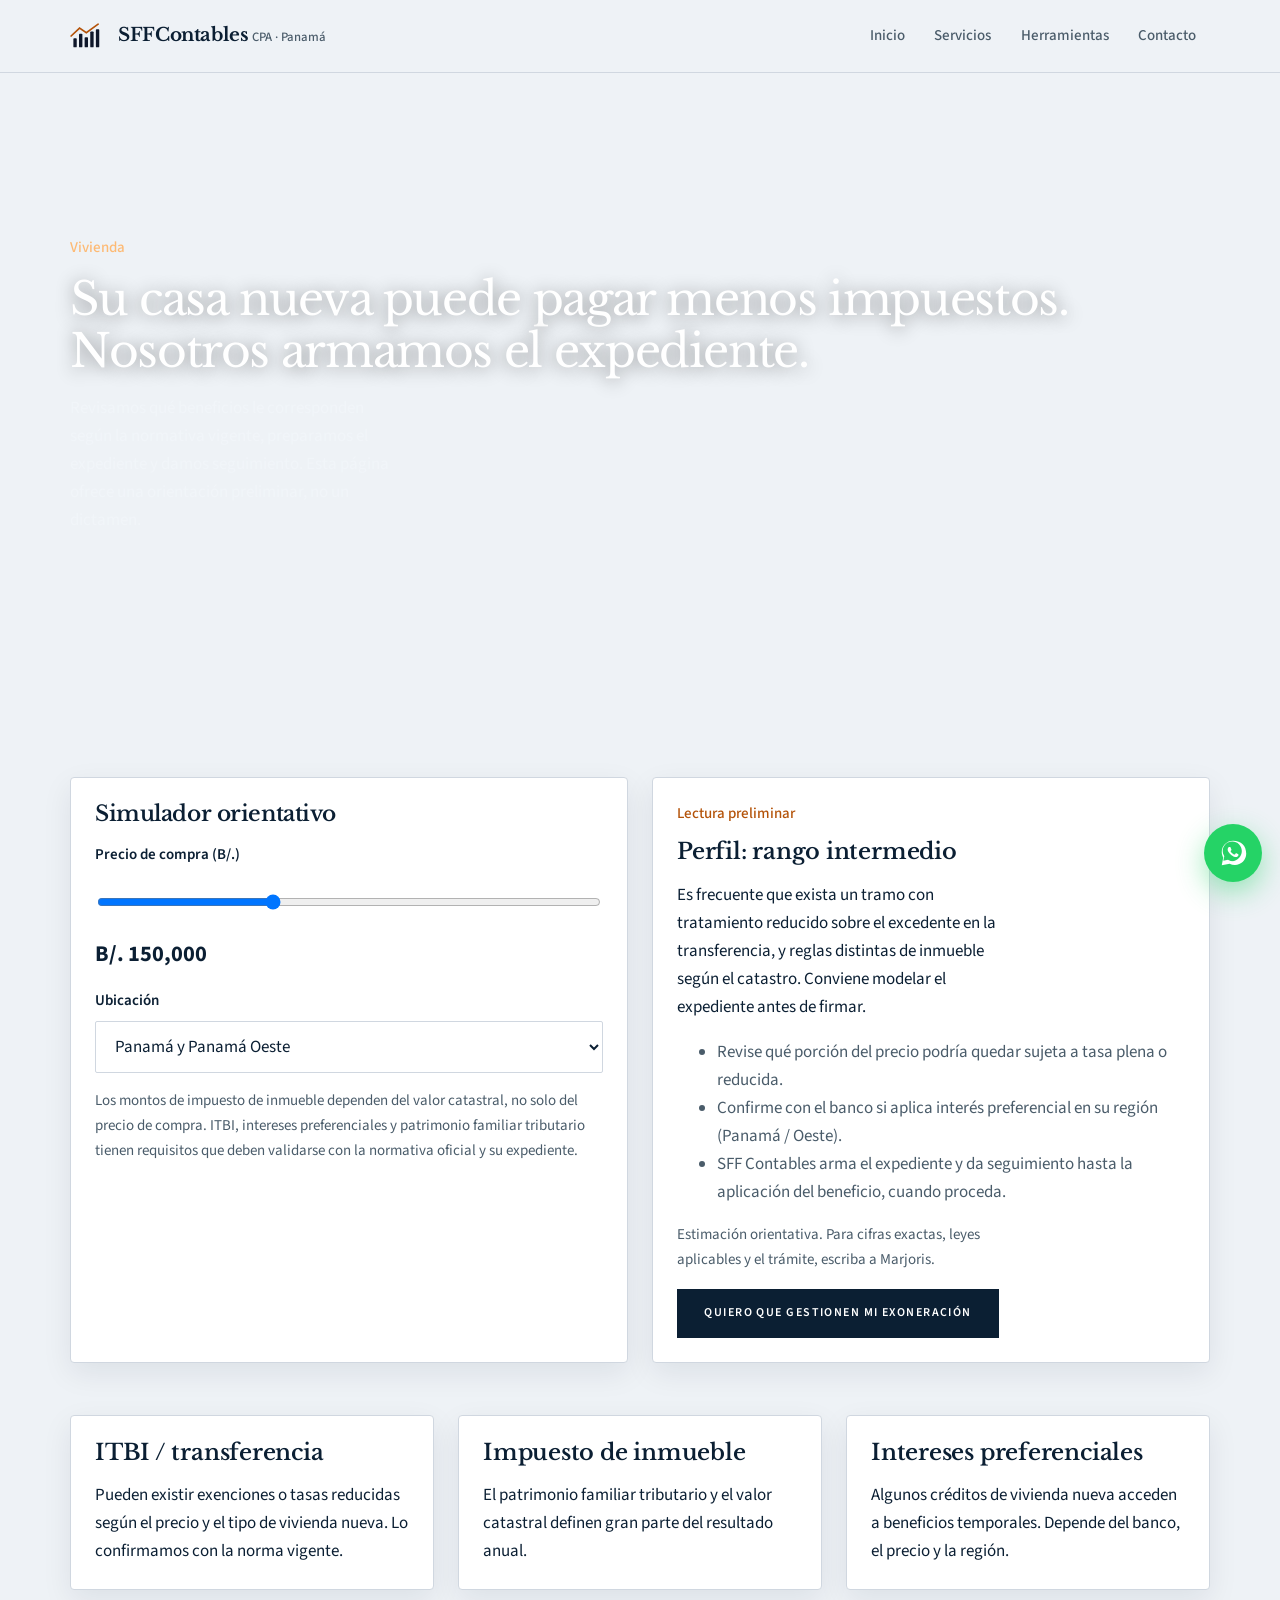
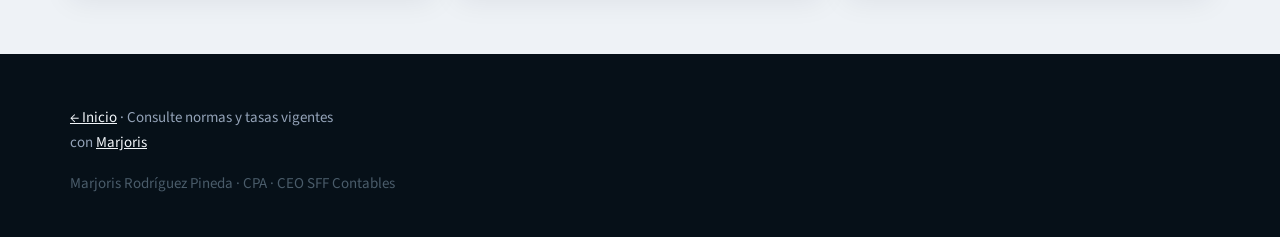
<file: vivienda.html>
﻿<!DOCTYPE html>
<html lang="es">
<head>
  <meta charset="utf-8">
  <meta name="viewport" content="width=device-width, initial-scale=1">
  <title>Exoneración de vivienda · SFFContables</title>
  <meta name="description" content="Orientación sobre beneficios tributarios en vivienda en Panamá. Consulte a Marjoris Rodríguez Pineda, CPA · CEO SFF Contables.">
  <meta name="theme-color" content="#0F172A">
  <link rel="canonical" href="https://www.sffcontables.com/vivienda.html">
  <link rel="preconnect" href="https://fonts.googleapis.com">
  <link rel="preconnect" href="https://fonts.gstatic.com" crossorigin>
  <link href="https://fonts.googleapis.com/css2?family=Libre+Baskerville:ital,wght@0,400;0,700;1,400&family=Source+Sans+3:wght@400;500;600;700&display=swap" rel="stylesheet">
  <link rel="stylesheet" href="css/tokens.css">
  <link rel="stylesheet" href="css/base.css">
  <link rel="stylesheet" href="css/components.css">
</head>
<body>
  <header class="site-header">
    <div class="container site-header__inner">
      <a class="brand" href="index.html" aria-label="SFFContables inicio">
        <svg class="brand__mark" width="36" height="28" viewBox="0 0 64 48" aria-hidden="true">
          <rect x="6" y="28" width="6" height="16" rx="1.5" fill="#0F172A"/>
          <rect x="16" y="20" width="6" height="24" rx="1.5" fill="#0F172A"/>
          <rect x="26" y="26" width="6" height="18" rx="1.5" fill="#0F172A"/>
          <rect x="36" y="16" width="6" height="28" rx="1.5" fill="#0F172A"/>
          <rect x="46" y="12" width="6" height="32" rx="1.5" fill="#0F172A"/>
          <polyline points="2,24 17,10 29,18 50,3" fill="none" stroke="#B45309" stroke-width="3" stroke-linecap="round"/>
        </svg>
        <span>
          <span class="brand__name">SFFContables</span>
          <span class="brand__tag">CPA · Panamá</span>
        </span>
      </a>
      <button type="button" class="nav-toggle" id="menuBtn" aria-label="Abrir menú" aria-expanded="false" aria-controls="siteNav">
        <svg width="22" height="22" viewBox="0 0 24 24" fill="none" stroke="currentColor" stroke-width="2" aria-hidden="true"><path d="M4 7h16M4 12h16M4 17h16"/></svg>
      </button>
      <nav id="siteNav" class="site-nav" aria-label="Principal">
        <a href="index.html">Inicio</a>
        <a href="index.html#servicios">Servicios</a>
        <a href="calculadoras.html">Herramientas</a>
        <a href="index.html#contacto">Contacto</a>
      </nav>
</div>
  </header>

  <main>
    <section class="hero" style="padding-block:3rem">
      <div class="container">
        <p class="eyebrow" style="color:#fdba74">Vivienda</p>
        <h1>Su casa nueva puede pagar menos impuestos. Nosotros armamos el expediente.</h1>
        <p>Revisamos qué beneficios le corresponden según la normativa vigente, preparamos el expediente y damos seguimiento. Esta página ofrece una orientación preliminar, no un dictamen.</p>
      </div>
    </section>

    <section class="section">
      <div class="container tool-shell">
        <div class="card">
          <h2 style="font-size:1.35rem">Simulador orientativo</h2>
          <div class="field">
            <label for="precio">Precio de compra (B/.)</label>
            <input id="precio" class="nums" type="range" min="50000" max="350000" step="5000" value="150000">
            <output id="precioOut" class="nums" for="precio" style="font-weight:700;font-size:1.4rem">B/. 150,000</output>
          </div>
          <div class="field">
            <label for="region">Ubicación</label>
            <select id="region">
              <option value="1">Panamá y Panamá Oeste</option>
              <option value="2">Colón y resto del país</option>
            </select>
          </div>
          <p class="disclaimer">Los montos de impuesto de inmueble dependen del valor catastral, no solo del precio de compra. ITBI, intereses preferenciales y patrimonio familiar tributario tienen requisitos que deben validarse con la normativa oficial y su expediente.</p>
        </div>
        <div class="result-box">
          <p class="eyebrow">Lectura preliminar</p>
          <h3 id="viviendaTitulo">Resultado</h3>
          <p id="viviendaBody"></p>
          <ul id="viviendaLista" style="color:var(--color-ink-muted)"></ul>
          <p class="disclaimer">Estimación orientativa. Para cifras exactas, leyes aplicables y el trámite, escriba a Marjoris.</p>
          <a class="btn btn--primary" href="https://wa.me/50767387942?text=Hola%20Marjoris%2C%20quiero%20que%20gestionen%20mi%20exoneraci%C3%B3n%20de%20vivienda." target="_blank" rel="noopener">Quiero que gestionen mi exoneración</a>
        </div>
      </div>

      <div class="container" style="margin-top:var(--space-7)">
        <div class="grid-3">
          <article class="card">
            <h3>ITBI / transferencia</h3>
            <p>Pueden existir exenciones o tasas reducidas según el precio y el tipo de vivienda nueva. Lo confirmamos con la norma vigente.</p>
          </article>
          <article class="card">
            <h3>Impuesto de inmueble</h3>
            <p>El patrimonio familiar tributario y el valor catastral definen gran parte del resultado anual.</p>
          </article>
          <article class="card">
            <h3>Intereses preferenciales</h3>
            <p>Algunos créditos de vivienda nueva acceden a beneficios temporales. Depende del banco, el precio y la región.</p>
          </article>
        </div>
      </div>
    </section>
  </main>

  <footer class="site-footer">
    <div class="container">
      <p><a href="index.html">← Inicio</a> · Consulte normas y tasas vigentes con <a href="https://wa.me/50767387942" target="_blank" rel="noopener">Marjoris</a></p>
      <p class="disclaimer">Marjoris Rodríguez Pineda · CPA · CEO SFF Contables</p>
    </div>
  </footer>
  <a class="wa-fab" href="https://wa.me/50767387942" target="_blank" rel="noopener" aria-label="Escribir por WhatsApp">
    <svg viewBox="0 0 32 32" aria-hidden="true" fill="#fff">
      <path d="M16.1 3C9.4 3 4 8.3 4 14.9c0 2.1.6 4.1 1.6 5.9L4 29l8.4-1.6c1.7.9 3.6 1.4 5.6 1.4 6.7 0 12.1-5.3 12.1-11.9C30.1 8.3 24.7 3 16.1 3zm0 21.7c-1.8 0-3.5-.5-5-1.3l-.4-.2-5 1 1-4.8-.2-.4c-1-1.6-1.5-3.4-1.5-5.2 0-5.5 4.6-10 10.2-10s10.2 4.5 10.2 10-4.6 10.9-10.3 10.9zm5.6-7.5c-.3-.2-1.8-.9-2.1-1-.3-.1-.5-.2-.7.2s-.8 1-.9 1.1-.3.2-.6.1c-.3-.2-1.2-.4-2.3-1.4-.8-.7-1.4-1.6-1.6-1.9-.2-.3 0-.4.1-.6.1-.1.3-.3.4-.5.1-.2.2-.3.3-.5.1-.2 0-.4 0-.5s-.7-1.6-.9-2.2c-.2-.6-.5-.5-.7-.5h-.6c-.2 0-.5.1-.8.4-.3.3-1 1-1 2.4s1 2.8 1.2 3c.1.2 2 3.1 4.9 4.3 1.7.7 2.4.8 3.2.7.5-.1 1.8-.7 2-1.4.2-.7.2-1.3.2-1.4 0-.1-.3-.2-.6-.4z"/>
    </svg>
  </a>
  <script src="js/main.js" defer></script>
  <script src="js/vivienda.js" defer></script>
</body>
</html>
</file>
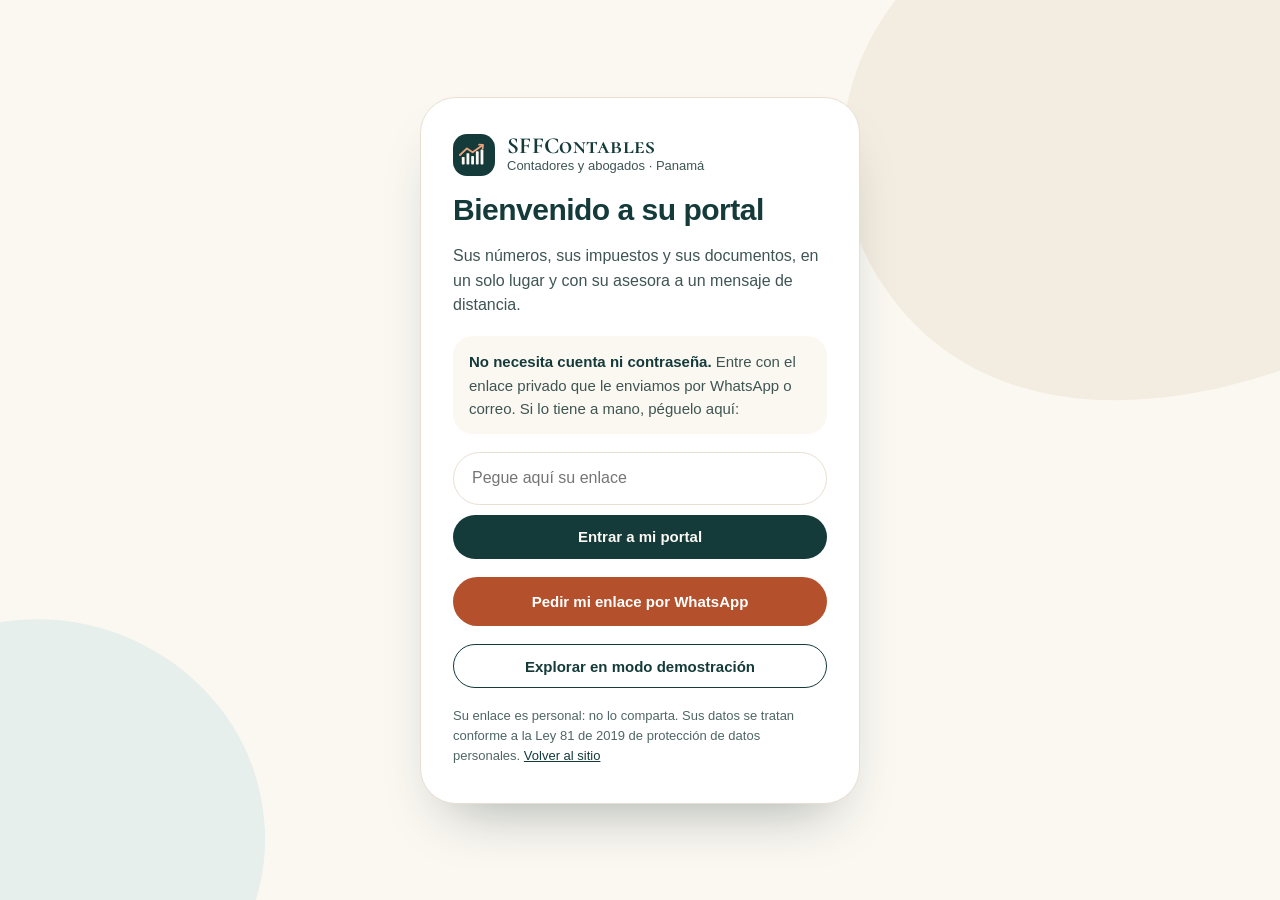
<file: src/portal.html>
<!doctype html>
<html lang="es">
<head>
<meta charset="utf-8">
<meta name="viewport" content="width=device-width, initial-scale=1, viewport-fit=cover">
<meta name="robots" content="noindex">
<meta name="theme-color" content="#0E2A2B">
<title>Portal SFFContables</title>
<link rel="stylesheet" href="https://fonts.googleapis.com/css2?family=Cormorant+SC:wght@600;700&display=swap">
<style>
.wm{font-family:'Cormorant SC',Georgia,serif;font-size:23px;font-weight:700;letter-spacing:.3px;line-height:1.05}
/* Layout: acceso centrado → app con barra superior (escritorio) y barra inferior (móvil), vistas por ruta */
:root{
  --petrol:#143A3A; --petrol-deep:#0E2A2B; --petrol-soft:#1C4646; --line:#2F5B58;
  --cream:#FBF8F2; --sand:#F3ECE0; --border:#E8DFD1; --mint:#E7EFEC;
  --ink:#143A3A; --muted:#4F6664; --body:#3E5553; --sage:#A9BDB9; --sage-light:#D6E2DE;
  --terra:#B4512C; --terra-soft:#E8A27C; --peach:#FBEBD9; --rust:#8A3B1E; --white:#ffffff;
  --font:Arial, Helvetica, sans-serif;
  color-scheme:light;
}
*{box-sizing:border-box}
body{background:var(--cream);color:var(--ink);font-family:var(--font);font-size:16px;line-height:1.55}
a{color:var(--ink)}
button{font-family:var(--font)}
a:focus-visible,button:focus-visible,input:focus-visible,label:focus-within{outline:3px solid var(--terra-soft);outline-offset:2px}
.wrap{max-width:1240px;margin:0 auto;padding-inline:20px}
.blob{position:fixed;pointer-events:none;z-index:0}
.pill{border-radius:999px}
.btn{display:inline-flex;align-items:center;justify-content:center;gap:8px;border-radius:999px;padding:12px 18px;font-weight:700;font-size:15px;text-decoration:none;cursor:pointer;border:1px solid transparent;min-height:44px}
.btn-terra{background:var(--terra);color:var(--white)}
.btn-terra:hover{background:#9C4524;color:var(--white)}
.btn-dark{background:var(--petrol);color:var(--cream)}
.btn-line{background:var(--white);border-color:var(--ink);color:var(--ink)}
.btn-ghost{background:transparent;border-color:var(--sage);color:var(--cream)}
.card{background:var(--white);border:1px solid var(--border);border-radius:30px;padding:28px}
.card-dark{background:var(--petrol);color:var(--cream);border-radius:30px;padding:28px}
.eyebrow{font-size:12px;letter-spacing:2px;color:var(--terra);font-weight:700;text-transform:uppercase}
.tag{display:inline-block;border-radius:999px;padding:4px 10px;font-size:12px;font-weight:700;white-space:nowrap}
.t-ok{background:var(--mint);color:var(--petrol-soft)}
.t-warn{background:var(--terra);color:var(--white)}
.t-wait{background:var(--sand);color:#5A4A2E}
.grid3{display:grid;grid-template-columns:repeat(auto-fit,minmax(min(320px,100%),1fr));gap:22px}
.row{display:flex;flex-wrap:wrap;gap:22px;align-items:stretch}
h1,h2,h3{text-wrap:balance}
h1{margin:0;font-size:clamp(32px,4.4vw,54px);line-height:1.08;letter-spacing:-.5px}
h2{margin:4px 0 0;font-size:24px;line-height:1.25}
.num{font-variant-numeric:tabular-nums}
/* barra superior */
.top{position:sticky;top:env(safe-area-inset-top,0px);z-index:20;background:rgba(251,248,242,.94);backdrop-filter:blur(8px);border-bottom:1px solid var(--border)}
.top .wrap{display:flex;align-items:center;justify-content:space-between;gap:14px;padding-block:14px}
.logo{display:flex;align-items:center;gap:10px;text-decoration:none}
.logo-mark{width:42px;height:42px;border-radius:14px;background:var(--petrol);color:var(--cream);display:flex;align-items:center;justify-content:center;font-weight:700;font-size:12px}
.nav{display:flex;gap:4px;background:var(--white);border:1px solid var(--border);border-radius:999px;padding:5px}
.nav a{padding:9px 16px;border-radius:999px;text-decoration:none;font-size:14px}
.nav a[aria-current="page"]{background:var(--petrol);color:var(--cream);font-weight:700}
.icon-btn{position:relative;width:44px;height:44px;border-radius:50%;border:1px solid var(--border);background:var(--white);display:flex;align-items:center;justify-content:center;cursor:pointer}
.badge{position:absolute;top:-3px;right:-3px;min-width:20px;height:20px;border-radius:999px;background:var(--terra);color:var(--white);font-size:11px;font-weight:700;display:flex;align-items:center;justify-content:center;padding:0 5px}
.avatar{width:42px;height:42px;border-radius:50%;background:var(--terra-soft);color:var(--petrol);display:flex;align-items:center;justify-content:center;font-weight:700;border:0;cursor:pointer}
.panel{position:absolute;right:20px;top:66px;width:340px;max-width:calc(100vw - 32px);background:var(--white);border:1px solid var(--border);border-radius:24px;box-shadow:0 24px 50px -20px rgba(14,42,43,.45);padding:16px;z-index:30}
.bottom-nav{display:none}
main{position:relative;z-index:1;padding-block:28px 110px}
@media (max-width:860px){
  .nav{display:none}
  .bottom-nav{display:flex;position:fixed;left:12px;right:12px;bottom:calc(12px + env(safe-area-inset-bottom,0px));z-index:25;background:var(--white);border:1px solid var(--border);border-radius:999px;padding:6px;justify-content:space-between;box-shadow:0 10px 30px -12px rgba(14,42,43,.35)}
  .bottom-nav a{flex:1;text-align:center;padding:10px 0;border-radius:999px;text-decoration:none;font-size:12px}
  .bottom-nav a[aria-current="page"]{background:var(--petrol);color:var(--cream);font-weight:700}
  .hide-sm{display:none}
}
/* listas */
.item{display:flex;align-items:center;gap:14px;border-radius:20px;padding:14px 16px;background:var(--cream)}
.item.hot{background:var(--peach)}
.date{width:54px;flex-shrink:0;text-align:center;line-height:1.1}
.date b{display:block;font-size:22px}
.date span{font-size:12px;color:var(--muted)}
.hot .date b,.hot .date span{color:var(--rust)}
.grow{flex:1 1 auto;min-width:0}
.sub{font-size:13px;color:var(--body)}
.check{display:flex;align-items:center;gap:12px;background:var(--cream);border-radius:18px;padding:12px 16px;cursor:pointer}
.check input{width:20px;height:20px;accent-color:var(--petrol);flex-shrink:0}
.check.done span{text-decoration:line-through;color:var(--muted)}
.folder{background:var(--cream);border-radius:24px;padding:18px;text-decoration:none;display:flex;flex-direction:column;gap:6px}
.toast{position:fixed;left:50%;bottom:96px;transform:translateX(-50%);background:var(--petrol);color:var(--cream);border-radius:999px;padding:12px 20px;font-size:14px;z-index:40;max-width:calc(100vw - 32px);text-align:center}
.chips{display:flex;flex-wrap:wrap;gap:10px}
.chip{border-radius:999px;padding:11px 18px;border:1px solid var(--border);background:var(--white);cursor:pointer;font-size:15px;min-height:44px}
.chip[aria-pressed="true"]{background:var(--petrol);color:var(--cream);border-color:var(--petrol);font-weight:700}
.msg{max-width:85%;border-radius:20px;padding:12px 16px;font-size:15px}
.msg.them{background:var(--white);border:1px solid var(--border);align-self:flex-start}
.msg.me{background:var(--petrol);color:var(--cream);align-self:flex-end}
.msg small{display:block;font-size:12px;opacity:.75;margin-bottom:2px}
/* acceso */
.login{min-height:100vh;display:flex;align-items:center;justify-content:center;padding:24px 16px;position:relative;z-index:1}
.login-card{width:100%;max-width:440px;background:var(--white);border:1px solid var(--border);border-radius:36px;padding:36px 32px;display:flex;flex-direction:column;gap:18px;box-shadow:0 30px 60px -30px rgba(14,42,43,.4)}
.note{font-size:13px;color:var(--muted)}
.err{background:var(--peach);color:var(--rust);border-radius:16px;padding:12px 14px;font-size:14px}
/* móvil */
html{-webkit-text-size-adjust:100%}
body{margin:0;overflow-x:hidden}
@media (max-width:860px){
  .bottom-nav{padding:5px;gap:2px}
  .bottom-nav a{padding:11px 0;min-height:44px;display:flex;align-items:center;justify-content:center}
  .panel{position:fixed;left:12px;right:12px;width:auto;top:calc(72px + env(safe-area-inset-top,0px));max-height:calc(100vh - 180px);overflow-y:auto}
}
@media (max-width:600px){
  .wrap{padding-inline:14px}
  .top .wrap{padding-block:10px}
  main{padding-block:20px 120px}
  .card,.card-dark{padding:20px 18px;border-radius:24px}
  .grid3,.row{gap:16px}
  h1{font-size:clamp(28px,8.4vw,36px)}
  h2{font-size:21px}
  .item{padding:12px;gap:10px;border-radius:18px}
  .date{width:44px}
  .date b{font-size:19px}
  .acts{padding-left:0!important}
  .acts .btn{flex:1 1 100%}
  .btn{padding:12px 16px}
  .login{align-items:flex-start;padding:20px 14px calc(24px + env(safe-area-inset-bottom,0px))}
  .login-card{padding:26px 20px;border-radius:28px;gap:14px}
  .msg{max-width:92%}
  .chips{flex-wrap:nowrap;overflow-x:auto;margin-inline:-14px;padding:2px 14px 6px;scrollbar-width:none}
  .chips::-webkit-scrollbar{display:none}
  .chip{flex-shrink:0;white-space:nowrap}
  .blob{opacity:.6}
  footer.wrap{padding-bottom:120px!important}
}
@media (prefers-reduced-motion:no-preference){.view{animation:fade .35s ease}@keyframes fade{from{opacity:.4;transform:translateY(6px)}to{opacity:1;transform:none}}}
</style>

<svg class="blob" aria-hidden="true" width="720" height="600" viewBox="0 0 720 600" style="right:-220px;top:-180px"><path d="M400 40 C540 10 700 90 715 240 C730 390 620 520 470 560 C330 600 190 585 110 475 C25 360 60 215 160 135 C235 75 290 55 400 40 Z" fill="#F3ECE0"></path></svg>
<svg class="blob" aria-hidden="true" width="520" height="460" viewBox="0 0 520 460" style="left:-240px;bottom:-160px"><path d="M260 20 C380 10 500 100 505 230 C510 360 400 450 270 440 C140 430 20 360 15 230 C10 110 140 30 260 20 Z" fill="#E7EFEC"></path></svg>

<div id="root"></div>
<div id="toast" class="toast" role="status" hidden></div>

<script>
/* ====== CONFIGURACIÓN (editar al publicar) ====== */
var CONFIG = {
  // Acceso sin cuenta: cada cliente entra con su enlace privado
  //   https://www.sffcontables.com/portal.html?c=ID_DE_SU_HOJA
  // La hoja se comparte como "Cualquier persona con el enlace · Lector".
  whatsapp: '50767387942',
  correo: 'marjoris@sffcontables.com',
  agenda: 'https://calendar.google.com',   // enlace de su agenda de citas de Google Calendar
  foto: 'images/marjoris.jpg',
  sitio: 'index.html',
  calculadoras: 'calculadoras.html'
};

var MARK='<svg width="30" height="24" viewBox="0 0 64 48" aria-hidden="true"><rect x="6" y="28" width="6" height="16" rx="1.5" fill="#FBF8F2"></rect><rect x="16" y="20" width="6" height="24" rx="1.5" fill="#FBF8F2"></rect><rect x="26" y="26" width="6" height="18" rx="1.5" fill="#FBF8F2"></rect><rect x="36" y="16" width="6" height="28" rx="1.5" fill="#FBF8F2"></rect><rect x="46" y="12" width="6" height="32" rx="1.5" fill="#FBF8F2"></rect><polyline points="2,24 17,10 29,18 50,3" fill="none" stroke="#E8A27C" stroke-width="4" stroke-linecap="round" stroke-linejoin="round"></polyline><polyline points="43,2 51,2.5 50.5,10" fill="none" stroke="#E8A27C" stroke-width="4" stroke-linecap="round" stroke-linejoin="round"></polyline></svg>';
/* ====== DATOS DE DEMOSTRACIÓN ====== */
var DEMO = {
  nombre: 'Ana', empresa: 'Empresa de ejemplo, S.A.', iniciales: 'AC', mes: 'Septiembre 2026',
  ingresos: 55000, gastos: 41200,
  ventas: [['Abr',42000],['May',45000],['Jun',41000],['Jul',48000],['Ago',52000],['Sep',55000]],
  carpeta: 'https://drive.google.com',
  vencimientos: [
    {fecha:'2026-10-15', obligacion:'ITBMS septiembre', detalle:'Formulario 430 · Borrador listo', estado:'por aprobar'},
    {fecha:'', obligacion:'Planilla CSS de octubre', detalle:'SIPE · Fecha por confirmar', estado:'en proceso'},
    {fecha:'2026-11-15', obligacion:'ITBMS octubre', detalle:'Formulario 430', estado:'pendiente'},
    {fecha:'2026-12-15', obligacion:'Décimo tercer mes · tercera partida', detalle:'Pago a colaboradores', estado:'pendiente'},
    {fecha:'2026-12-15', obligacion:'ITBMS noviembre', detalle:'Formulario 430', estado:'pendiente'},
    {fecha:'', obligacion:'Declaración de renta 2025', detalle:'Presentada en e-Tax 2.0', estado:'listo'}
  ],
  pendientes: [
    {doc:'Facturas de compra de septiembre', estado:'pendiente'},
    {doc:'Estado de cuenta bancario de septiembre', estado:'recibido'},
    {doc:'Planilla de horas extra de octubre', estado:'pendiente'}
  ],
  mensajes: [
    {fecha:'Hace 2 horas', de:'Marjoris', texto:'Revisé su ITBMS de septiembre y todo cuadra. Le dejé el borrador en Documentos para que lo apruebe antes del 15.'},
    {fecha:'Lunes', de:'Marjoris', texto:'Sus ventas crecieron 31% desde abril. Le sugiero revisar el flujo de caja de fin de año.'}
  ]
};

/* ====== APRENDE ====== */
var CATS=['Todos','Contabilidad','Finanzas','Impuestos','Planilla'];
var COL={Contabilidad:['#E7EFEC','#1C4646'],Finanzas:['#F3ECE0','#5A4A2E'],Impuestos:['#FBEBD9','#8A3B1E'],Planilla:['#E3E9F2','#24395C']};
var CAPS=[
 {cat:'Contabilidad',min:2,t:'Separe las finanzas del negocio y las personales',r:'Mezclar cuentas es la causa más común de desorden contable en las pymes.',p:['Abra una cuenta bancaria solo para el negocio.','Lo que retire para usted, regístrelo como retiro o dividendo, no como gasto.','Pague gastos personales desde su cuenta personal.']},
 {cat:'Contabilidad',min:3,t:'Sin factura no hay gasto deducible',r:'Cada costo o gasto que quiera deducir debe estar respaldado por un comprobante válido.',p:['Pida factura a nombre de su empresa, con su RUC.','Guarde las facturas ordenadas por mes.','Conserve libros y comprobantes por el plazo que exige la ley.']},
 {cat:'Contabilidad',min:2,t:'Concilie el banco cada mes',r:'Comparar su registro con el estado de cuenta detecta errores a tiempo.',p:['Descargue el estado de cuenta al cierre del mes.','Marque cada movimiento contra su registro.','Investigue de inmediato cualquier diferencia.']},
 {cat:'Finanzas',min:3,t:'Margen y flujo de caja no son lo mismo',r:'Una empresa puede ganar dinero en papel y quedarse sin efectivo.',p:['El margen mide cuánto gana por cada venta.','El flujo de caja mide cuándo entra y sale el dinero.','Cobrar tarde o acumular inventario consume su caja.']},
 {cat:'Finanzas',min:2,t:'Tres indicadores para revisar cada mes',r:'Con tres indicadores ya sabe cómo va su negocio.',p:['Liquidez: activo corriente entre pasivo corriente.','Margen neto: utilidad entre ventas.','Días de cobro: cuánto tardan sus clientes en pagarle.']},
 {cat:'Finanzas',min:2,t:'Construya un fondo de reserva',r:'Un colchón de efectivo le permite atravesar meses flojos sin endeudarse.',p:['Calcule sus gastos fijos mensuales.','Una referencia común es reservar tres meses.','Aparte un porcentaje de cada venta hasta completarlo.']},
 {cat:'Impuestos',min:3,t:'ITBMS: lo esencial',r:'El impuesto al consumo de Panamá tiene una tasa general de 7%.',p:['El ITBMS que cobra no es ingreso suyo: lo administra para el Estado.','Se declara en el Formulario 430, normalmente cada mes.','Puede descontar el ITBMS de sus compras con factura válida.']},
 {cat:'Impuestos',min:2,t:'Agende sus fechas fiscales del año',r:'La mayoría de las multas vienen de olvidar una fecha.',p:['Anote las fechas de ITBMS, renta y tasa única.','Prepare la información con dos semanas de anticipación.','Pida a su contador un calendario fiscal anual.']},
 {cat:'Planilla',min:2,t:'Décimo tercer mes: cómo se paga',r:'Equivale a un mes adicional de salario al año, en tres partidas.',p:['Se paga el 15 de abril, el 15 de agosto y el 15 de diciembre.','Cada partida corresponde a los cuatro meses anteriores.','Provisione cada mes 1/12 del salario.']},
 {cat:'Planilla',min:3,t:'Horas extra: cuánto se pagan',r:'El Código de Trabajo fija recargos distintos según la jornada.',p:['Hora extra diurna: recargo de 25%.','Hora extra nocturna: recargo de 50%.','Prolongación de la jornada nocturna o mixta: recargo de 75%.']}
];
var TIPS=[
 ['Revise sus cuentas cada semana, no solo al cierre.','Diez minutos semanales evitan sorpresas a fin de mes.'],
 ['Facture el mismo día que entrega.','Cada día que tarda en facturar es un día más que tarda en cobrar.'],
 ['Ponga fecha de vencimiento a cada factura.','Un plazo claro facilita el seguimiento del cobro.'],
 ['Separe un porcentaje de cada venta para impuestos.','Así el ITBMS y la renta no le toman por sorpresa.'],
 ['Revise sus precios cada trimestre.','Si sus costos suben y sus precios no, su margen se reduce en silencio.'],
 ['Pague a proveedores en la fecha acordada.','Pagar a tiempo cuida la relación; pagar antes de lo necesario reduce su caja.'],
 ['Proyecte su flujo de caja a tres meses.','Ver venir un mes ajustado le da tiempo para negociar.'],
 ['Documente por escrito los préstamos de socios.','Un contrato simple evita confusiones contables y tributarias.'],
 ['Mantenga al día sus datos en la DGI y el municipio.','Un cambio de dirección o actividad sin reportar puede generar multas.'],
 ['Pida estados financieros, no solo declaraciones.','Las declaraciones cumplen con el fisco; los estados financieros le ayudan a decidir.']
];
var HAB=['Tengo una cuenta bancaria solo para el negocio','Concilio el banco cada mes','Guardo la factura de cada gasto','Conozco mis fechas de impuestos del año','Reviso mi margen cada mes','Tengo un fondo para tres meses de gastos fijos'];

/* ====== ESTADO ====== */
var S={user:null,data:null,cat:'Todos',open:-1,tip:0,hab:[false,false,false,false,false,false],panel:false,local:{}};
var HOY=new Date();HOY.setHours(0,0,0,0);
function store(k,v){try{if(v===undefined)return JSON.parse(localStorage.getItem('sff-'+k)||'null');localStorage.setItem('sff-'+k,JSON.stringify(v));}catch(e){return null;}}
S.local=store('local')||{};
function saveLocal(){store('local',S.local);}

var $=function(s){return document.querySelector(s);};
function esc(t){return String(t==null?'':t).replace(/[&<>"]/g,function(m){return {'&':'&amp;','<':'&lt;','>':'&gt;','"':'&quot;'}[m];});}
function money(v){return 'B/. '+Number(v||0).toLocaleString('es-PA',{maximumFractionDigits:0});}
function wa(t){return 'https://wa.me/'+CONFIG.whatsapp+'?text='+encodeURIComponent(t);}
var MES=['ENE','FEB','MAR','ABR','MAY','JUN','JUL','AGO','SEP','OCT','NOV','DIC'];
function parseD(s){if(!s)return null;var m=/^(\d{4})-(\d{2})-(\d{2})$/.exec(s);return m?new Date(+m[1],+m[2]-1,+m[3]):null;}
function dias(d){return Math.round((d-HOY)/86400000);}
function toast(t){var el=$('#toast');el.textContent=t;el.hidden=false;clearTimeout(toast.t);toast.t=setTimeout(function(){el.hidden=true;},4200);}
function gcal(v){var d=parseD(v.fecha);if(!d)return '';var a=v.fecha.replace(/-/g,'');var n=new Date(d);n.setDate(n.getDate()+1);
 var b=n.getFullYear()+String(n.getMonth()+1).padStart(2,'0')+String(n.getDate()).padStart(2,'0');
 return 'https://calendar.google.com/calendar/render?action=TEMPLATE&text='+encodeURIComponent(v.obligacion)+'&dates='+a+'/'+b+'&details='+encodeURIComponent(v.detalle+' · Recordatorio de SFFContables');}
function keyOf(v){return 'v:'+v.obligacion+'|'+v.fecha;}
function estadoDe(v){if(S.local[keyOf(v)]==='aprobado')return 'aprobado';return (v.estado||'').toLowerCase();}

/* ====== DATOS DESDE GOOGLE SHEETS (enlace público, sin cuenta) ====== */
function hojaId(t){t=String(t||'').trim();var m=/\/d\/([a-zA-Z0-9_-]{20,})/.exec(t);if(m)return m[1];m=/[?&]c=([a-zA-Z0-9_-]{20,})/.exec(t);if(m)return m[1];return /^[a-zA-Z0-9_-]{20,}$/.test(t)?t:'';}
function gviz(id,hoja,rango){
  var url='https://docs.google.com/spreadsheets/d/'+encodeURIComponent(id)+'/gviz/tq?tqx=out:json&headers=0&sheet='+encodeURIComponent(hoja)+'&range='+encodeURIComponent(rango);
  return fetch(url).then(function(r){if(!r.ok)throw new Error('acceso');return r.text();}).then(function(t){
    var a=t.indexOf('{'),b=t.lastIndexOf('}');if(a<0||b<a)throw new Error('acceso');
    var j=JSON.parse(t.slice(a,b+1));if(j.status==='error')throw new Error('acceso');
    return (j.table.rows||[]).map(function(r){return (r.c||[]).map(celda);}).filter(function(r){return r.some(function(x){return x!=='';});});
  });
}
function celda(c){if(!c||c.v==null)return '';var v=c.v;
  if(typeof v==='string'){var m=/^Date\((\d+),(\d+),(\d+)/.exec(v);if(m)return m[1]+'-'+String(+m[2]+1).padStart(2,'0')+'-'+String(+m[3]).padStart(2,'0');return v;}
  return v;}
function numero(v){if(typeof v==='number')return v;var n=parseFloat(String(v||'').replace(/[^0-9.\-]/g,''));return isNaN(n)?0:n;}
function cargarHoja(id){
  /* Resumen se lee fila por fila: mezcla textos y números en la misma columna */
  var filas=[];for(var i=2;i<=10;i++)filas.push(gviz(id,'Resumen','A'+i+':B'+i));
  return Promise.all(filas.concat([gviz(id,'Ventas','A2:B'),gviz(id,'Vencimientos','A2:D'),gviz(id,'Pendientes','A2:B'),gviz(id,'Mensajes','A2:C')])).then(function(v){
    var res={};v.slice(0,9).forEach(function(x){if(x[0])res[String(x[0][0]).trim()]=x[0][1];});
    v=v.slice(9);
    if(!res.nombre_cliente&&!res.empresa)throw new Error('vacia');
    var nombre=String(res.nombre_cliente||'');
    return {nombre:nombre,empresa:String(res.empresa||''),iniciales:(nombre||'C').split(' ').map(function(p){return p[0]||'';}).join('').slice(0,2).toUpperCase(),
      mes:String(res.mes||''),ingresos:numero(res.ingresos),gastos:numero(res.gastos),carpeta:res.carpeta_drive||'https://drive.google.com',
      ventas:v[0].map(function(r){return [String(r[0]),numero(r[1])];}),
      vencimientos:v[1].map(function(r){return {fecha:fechaISO(r[0]),obligacion:String(r[1]||''),detalle:String(r[2]||''),estado:String(r[3]||'pendiente')};}),
      pendientes:v[2].map(function(r){return {doc:String(r[0]||''),estado:String(r[1]||'pendiente')};}),
      mensajes:v[3].map(function(r){return {fecha:String(r[0]||''),de:String(r[1]||''),texto:String(r[2]||'')};})};
  });
}
function fechaISO(t){t=String(t||'').trim();var m=/^(\d{1,2})\/(\d{1,2})\/(\d{4})$/.exec(t);return m?m[3]+'-'+m[2].padStart(2,'0')+'-'+m[1].padStart(2,'0'):t;}
function entrar(id){
  S.cargando=true;S.err='';render();
  cargarHoja(id).then(function(d){S.cargando=false;S.user={id:id,demo:false};S.data=d;store('hoja',id);
    try{history.replaceState(null,'',location.pathname+(location.hash||'#inicio'));}catch(_){}render();})
  .catch(function(e){S.cargando=false;store('hoja',null);
    S.err=e.message==='vacia'?'Su portal todavía no tiene datos. Escríbanos y lo activamos.':'No pudimos abrir su portal con este enlace. Verifique el enlace o escríbanos por WhatsApp.';render();});
}

/* ====== RUTAS ====== */
var ROUTES=[['inicio','Inicio'],['calendario','Calendario'],['documentos','Documentos'],['aprende','Aprende'],['asesora','Mi asesora']];
function route(){var h=(location.hash||'').replace('#','');return ROUTES.some(function(r){return r[0]===h;})?h:'inicio';}
function go(r){if(location.hash!=='#'+r){try{history.pushState(null,'','#'+r);}catch(e){location.hash=r;}}render();window.scrollTo(0,0);}

/* ====== VISTAS ====== */
function alertas(){var d=S.data,a=[];
 d.vencimientos.forEach(function(v){var f=parseD(v.fecha),e=estadoDe(v);if(f&&e!=='listo'&&e!=='aprobado'){var n=dias(f);if(n>=0&&n<=10)a.push({t:v.obligacion,s:(n===0?'Vence hoy':'Vence en '+n+(n===1?' día':' días')),r:'calendario'});}
  if(e==='por aprobar')a.push({t:v.obligacion+': borrador por aprobar',s:'Revíselo en Calendario',r:'calendario'});});
 d.pendientes.forEach(function(p,i){if(!docDone(p,i))a.push({t:'Falta: '+p.doc,s:'Súbalo a su carpeta',r:'documentos'});});
 return a;}
function docDone(p,i){var k='d:'+p.doc;return S.local[k]!=null?S.local[k]:(p.estado||'').toLowerCase()==='recibido';}

function header(r){var al=alertas();
 return '<header class="top"><div class="wrap">'+
  '<a class="logo" href="#inicio"><span class="logo-mark">'+MARK+'</span><span class="hide-sm" style="display:flex;flex-direction:column;line-height:1.2"><b class="wm">SFFContables</b><span style="font-size:13px;color:var(--muted)">Portal del cliente</span></span></a>'+
  '<nav class="nav" aria-label="Secciones">'+ROUTES.map(function(x){return '<a href="#'+x[0]+'"'+(x[0]===r?' aria-current="page"':'')+'>'+x[1]+'</a>';}).join('')+'</nav>'+
  '<div style="display:flex;align-items:center;gap:10px;position:relative">'+
   '<button class="icon-btn" id="bell" aria-label="Notificaciones: '+al.length+'" aria-expanded="'+S.panel+'"><svg width="20" height="20" viewBox="0 0 24 24" fill="none" stroke="#143A3A" stroke-width="1.8" aria-hidden="true"><path d="M6 16V11a6 6 0 0 1 12 0v5l1.5 2h-15z"></path><path d="M10 20a2 2 0 0 0 4 0"></path></svg>'+(al.length?'<span class="badge">'+al.length+'</span>':'')+'</button>'+
   '<button class="avatar" id="me" aria-label="Cerrar sesión de '+esc(S.data.nombre)+'" title="Cerrar sesión">'+esc(S.data.iniciales)+'</button>'+
  '</div></div>'+
  (S.panel?'<div class="panel" role="dialog" aria-label="Notificaciones"><div class="eyebrow" style="margin-bottom:10px">Notificaciones</div>'+(al.length?al.map(function(a){return '<a href="#'+a.r+'" class="item" style="text-decoration:none;margin-bottom:8px"><span class="grow"><b style="font-size:14px">'+esc(a.t)+'</b><span class="sub" style="display:block">'+esc(a.s)+'</span></span></a>';}).join(''):'<p class="note">Todo al día. No tiene avisos pendientes.</p>')+'</div>':'')+
 '</header>';}

function bottomNav(r){return '<nav class="bottom-nav" aria-label="Secciones">'+ROUTES.map(function(x){return '<a href="#'+x[0]+'"'+(x[0]===r?' aria-current="page"':'')+'>'+x[1].replace('Mi asesora','Asesora')+'</a>';}).join('')+'</nav>';}

function chart(v){var w=480,h=200,max=Math.max.apply(null,v.map(function(x){return x[1];}).concat([1]));var top=Math.ceil(max/10000)*10000;
 var xs=v.map(function(_,i){return 24+i*(w-56)/Math.max(1,v.length-1);}),ys=v.map(function(x){return 170-x[1]/top*140;});
 var d='M'+xs.map(function(x,i){return x.toFixed(1)+' '+ys[i].toFixed(1);}).join(' L ');
 var g=[0.5,1].map(function(f){var y=170-f*140;return '<line x1="24" y1="'+y+'" x2="'+(w-32)+'" y2="'+y+'" stroke="#235150" stroke-dasharray="3 5"></line><text x="'+(w-28)+'" y="'+(y+4)+'" fill="#A9BDB9" font-size="11" font-family="Arial">'+Math.round(top*f/1000)+'k</text>';}).join('');
 var lab=v.map(function(x,i){return '<text x="'+xs[i]+'" y="194" fill="'+(i===v.length-1?'#FBF8F2':'#A9BDB9')+'" font-size="12" font-family="Arial" text-anchor="middle">'+esc(x[0])+'</text>';}).join('');
 var aria='Ventas: '+v.map(function(x){return x[0]+' '+money(x[1]);}).join(', ');
 return '<svg viewBox="0 0 '+w+' '+h+'" width="100%" role="img" aria-label="'+esc(aria)+'"><line x1="24" y1="170" x2="'+(w-32)+'" y2="170" stroke="#2F5B58"></line>'+g+
  '<path d="'+d+' L '+xs[xs.length-1].toFixed(1)+' 170 L 24 170 Z" fill="#1C4646"></path><path d="'+d+'" fill="none" stroke="#E8A27C" stroke-width="3" stroke-linejoin="round" stroke-linecap="round"></path>'+
  '<circle cx="'+xs[xs.length-1]+'" cy="'+ys[ys.length-1]+'" r="6" fill="#E8A27C" stroke="#143A3A" stroke-width="3"></circle>'+lab+'</svg>';}

function vencItem(v,full){var f=parseD(v.fecha),e=estadoDe(v),n=f?dias(f):null,hot=f&&n!==null&&n>=0&&n<=10&&e!=='listo'&&e!=='aprobado';
 var tag=e==='listo'?'<span class="tag t-ok">Al día</span>':e==='aprobado'?'<span class="tag t-ok">Aprobado</span>':e==='en proceso'?'<span class="tag t-wait">En proceso</span>':hot?'<span class="tag t-warn">'+(n===0?'Hoy':'En '+n+' días')+'</span>':e==='por aprobar'?'<span class="tag t-warn">Por aprobar</span>':'<span class="tag t-wait">Pendiente</span>';
 var dt=f?'<div class="date"><b>'+f.getDate()+'</b><span>'+MES[f.getMonth()]+'</span></div>':'<div class="date" aria-hidden="true"><svg width="26" height="26" viewBox="0 0 24 24" fill="none" stroke="#1C4646" stroke-width="2"><circle cx="12" cy="12" r="9"></circle>'+(e==='listo'?'<path d="M8 12l3 3 5-6"></path>':'<path d="M12 7v5l3 2"></path>')+'</svg></div>';
 var acts='';if(full){var g=gcal(v);if(e==='por aprobar')acts+='<button class="btn btn-terra" data-aprobar="'+esc(keyOf(v))+'" data-nombre="'+esc(v.obligacion)+'">Aprobar borrador</button>';if(g&&e!=='listo')acts+='<a class="btn btn-line" href="'+g+'" target="_blank" rel="noopener">Agregar a Google Calendar</a>';}
 return '<div class="item'+(hot?' hot':'')+'" style="flex-wrap:wrap">'+dt+'<div class="grow"><b>'+esc(v.obligacion)+'</b><div class="sub">'+esc(v.detalle)+'</div></div>'+tag+(acts?'<div style="flex-basis:100%;display:flex;flex-wrap:wrap;gap:8px;padding-left:68px" class="acts">'+acts+'</div>':'')+'</div>';}

function vInicio(){var d=S.data,ut=d.ingresos-d.gastos,mg=d.ingresos?ut/d.ingresos*100:0,v=d.ventas,cre=v.length>1&&v[0][1]?(v[v.length-1][1]/v[0][1]-1)*100:0;
 var prox=d.vencimientos.filter(function(x){var e=estadoDe(x);return e!=='listo';}).slice(0,3);var m=d.mensajes[0];
 return '<section class="row" style="align-items:center">'+
  '<div style="flex:999 1 520px;min-width:0;display:flex;flex-direction:column;gap:14px">'+
   (S.user.demo?'<span class="tag t-ok" style="align-self:flex-start">Modo demostración · datos de ejemplo</span>':'')+
   '<h1>Hola, '+esc(d.nombre)+'. <span style="color:var(--terra)">'+(ut>=0?'Su empresa va bien':'Revisemos juntos sus números')+'</span> este mes.</h1>'+
   '<p style="margin:0;font-size:19px;color:var(--body);max-width:600px">Aquí ve en un solo lugar sus números, sus impuestos y lo que viene. Si algo no está claro, escríbanos.</p></div>'+
  (m?'<div class="card-dark" style="flex:1 1 360px;min-width:0;display:flex;gap:14px;align-items:flex-start"><img src="'+esc(CONFIG.foto)+'" alt="" style="width:60px;height:60px;border-radius:50%;object-fit:cover;object-position:center;border:3px solid var(--terra-soft);flex-shrink:0"><div style="display:flex;flex-direction:column;gap:10px;min-width:0"><div style="font-size:13px;color:var(--terra-soft);font-weight:700">Mensaje de '+esc(m.de)+' · '+esc(m.fecha)+'</div><p style="margin:0">“'+esc(m.texto)+'”</p><div style="display:flex;flex-wrap:wrap;gap:8px"><a class="btn btn-terra" href="#asesora">Responder</a><a class="btn btn-ghost" href="#calendario">Ver vencimientos</a></div></div></div>':'')+
 '</section>'+
 '<section class="grid3" style="margin-top:28px">'+
  '<article class="card" style="display:flex;flex-direction:column;gap:14px"><div class="eyebrow">Números claros</div><h2>'+esc(d.mes)+'</h2><div><div class="sub">Utilidad del mes</div><div class="num" style="font-size:40px;font-weight:700;letter-spacing:-1px">'+money(ut)+'</div><span class="tag t-ok">Margen '+mg.toFixed(1)+'%</span></div>'+
   '<div style="display:grid;grid-template-columns:repeat(2,minmax(0,1fr));gap:12px"><div class="item" style="flex-direction:column;align-items:flex-start;gap:0"><span class="sub">Ingresos</span><b class="num" style="font-size:20px">'+money(d.ingresos)+'</b></div><div class="item" style="flex-direction:column;align-items:flex-start;gap:0"><span class="sub">Gastos</span><b class="num" style="font-size:20px">'+money(d.gastos)+'</b></div></div></article>'+
  '<article class="card" style="display:flex;flex-direction:column;gap:12px"><div class="eyebrow">Impuestos en regla</div><h2>Próximos vencimientos</h2>'+prox.map(function(x){return vencItem(x,false);}).join('')+'<a href="#calendario" style="font-weight:700;font-size:14px">Ver calendario completo</a></article>'+
  '<article class="card-dark" style="display:flex;flex-direction:column;gap:12px"><div class="eyebrow" style="color:var(--terra-soft)">Decisiones con datos</div><h2 style="color:#fff">Ventas de los últimos '+v.length+' meses</h2>'+chart(v)+
   '<div style="background:var(--petrol-soft);border-radius:20px;padding:14px 16px;color:var(--sage-light);font-size:15px">Sus ventas '+(cre>=0?'crecieron':'bajaron')+' <b style="color:var(--terra-soft)">'+Math.abs(cre).toFixed(0)+'%</b> en el período.</div></article>'+
 '</section>';}

function vCalendario(){var d=S.data,g={};
 d.vencimientos.forEach(function(v){var f=parseD(v.fecha),k=f?f.getFullYear()*100+f.getMonth():999999;(g[k]=g[k]||[]).push(v);});
 var ks=Object.keys(g).sort(function(a,b){return a-b;});
 return '<div style="display:flex;flex-wrap:wrap;justify-content:space-between;align-items:flex-end;gap:14px;margin-bottom:22px"><div><div class="eyebrow">Impuestos en regla</div><h1 style="font-size:clamp(28px,3.6vw,42px)">Su calendario fiscal</h1></div><a class="btn btn-line" href="'+esc(CONFIG.agenda)+'" target="_blank" rel="noopener">Agendar revisión con su asesora</a></div>'+
 ks.map(function(k){var f=k==999999?null:new Date(Math.floor(k/100),k%100,1);var t=f?['Enero','Febrero','Marzo','Abril','Mayo','Junio','Julio','Agosto','Septiembre','Octubre','Noviembre','Diciembre'][f.getMonth()]+' '+f.getFullYear():'Sin fecha fija';
  return '<section class="card" style="margin-bottom:18px;display:flex;flex-direction:column;gap:10px"><h2 style="font-size:20px">'+t+'</h2>'+g[k].map(function(v){return vencItem(v,true);}).join('')+'</section>';}).join('');}

function vDocumentos(){var d=S.data,fold=[['Estados financieros','Balances y estados de resultado'],['Declaraciones DGI','ITBMS, renta y comprobantes'],['Planilla y CSS','Planillas SIPE y comprobantes'],['Legal y corporativo','Pacto social, actas y aviso de operación']];
 var hechos=d.pendientes.filter(docDone).length;
 return '<div style="display:flex;flex-wrap:wrap;justify-content:space-between;align-items:flex-end;gap:14px;margin-bottom:22px"><div><div class="eyebrow">Sus documentos</div><h1 style="font-size:clamp(28px,3.6vw,42px)">Todo ordenado en su carpeta</h1></div><a class="btn btn-dark" href="'+esc(d.carpeta)+'" target="_blank" rel="noopener">Abrir mi carpeta en Google Drive</a></div>'+
 '<div class="row"><section class="card" style="flex:999 1 560px;min-width:0"><div style="display:grid;grid-template-columns:repeat(auto-fit,minmax(min(200px,100%),1fr));gap:14px">'+
  fold.map(function(f,i){return '<a class="folder" href="'+esc(d.carpeta)+'" target="_blank" rel="noopener" style="'+(i===1?'background:var(--peach)':'')+'"><svg aria-hidden="true" width="28" height="28" viewBox="0 0 24 24" fill="none" stroke="'+(i===1?'#B4512C':'#143A3A')+'" stroke-width="1.6"><path d="M3 7a2 2 0 0 1 2-2h4l2 2h8a2 2 0 0 1 2 2v8a2 2 0 0 1-2 2H5a2 2 0 0 1-2-2z"></path></svg><b>'+f[0]+'</b><span class="sub">'+f[1]+'</span></a>';}).join('')+
 '</div></section>'+
 '<section class="card" style="flex:1 1 360px;min-width:0;display:flex;flex-direction:column;gap:10px"><div class="eyebrow">Necesitamos de usted</div><h2 style="font-size:20px">'+hechos+' de '+d.pendientes.length+' documentos listos</h2>'+
  d.pendientes.map(function(p,i){var ok=docDone(p,i);return '<label class="check'+(ok?' done':'')+'"><input type="checkbox" data-doc="'+esc(p.doc)+'"'+(ok?' checked':'')+'><span>'+esc(p.doc)+'</span></label>';}).join('')+
  '<a class="btn btn-terra" href="'+esc(d.carpeta)+'" target="_blank" rel="noopener">Subir documentos a mi carpeta</a><p class="note" style="margin:0">Marque cada documento cuando lo haya subido. Nuestro equipo lo confirmará.</p></section></div>';}

function vAprende(){var list=CAPS.map(function(k,i){k.i=i;return k;}).filter(function(k){return S.cat==='Todos'||k.cat===S.cat;});var tip=TIPS[S.tip],sc=S.hab.filter(Boolean).length;
 var dg=sc===6?'Excelente. Su negocio tiene bases sólidas.':sc>=4?'Va por buen camino. Con pocos ajustes tendrá todo bajo control.':sc>=2?'Hay oportunidades claras de mejora.':'Es momento de ordenar las bases. Le acompañamos paso a paso.';
 return '<div class="eyebrow">Aprende en 3 minutos</div><h1 style="font-size:clamp(28px,3.6vw,42px);margin-bottom:8px">Finanzas y contabilidad, explicadas como en una conversación</h1><p style="margin:0 0 20px;color:var(--body)">Cápsulas cortas y consejos para manejar mejor el dinero de su negocio.</p>'+
 '<div class="chips" role="group" aria-label="Filtrar por tema">'+CATS.map(function(c){return '<button class="chip" data-cat="'+c+'" aria-pressed="'+(c===S.cat)+'">'+c+'</button>';}).join('')+'</div>'+
 '<section style="display:grid;grid-template-columns:repeat(auto-fill,minmax(min(300px,100%),1fr));gap:18px;margin-top:22px;align-items:start">'+list.map(function(k){var c=COL[k.cat],o=S.open===k.i;
  return '<article class="card" style="padding:24px;display:flex;flex-direction:column;gap:10px"><div style="display:flex;justify-content:space-between"><span class="tag" style="background:'+c[0]+';color:'+c[1]+'">'+k.cat+'</span><span class="sub">'+k.min+' min</span></div><h3 style="margin:0;font-size:19px;line-height:1.3">'+esc(k.t)+'</h3><p style="margin:0;color:var(--body);font-size:15px">'+esc(k.r)+'</p>'+
  (o?'<div style="background:var(--cream);border-radius:18px;padding:14px 16px;display:flex;flex-direction:column;gap:8px">'+k.p.map(function(p,j){return '<div style="display:flex;gap:10px;font-size:15px"><span style="flex-shrink:0;width:22px;height:22px;border-radius:50%;background:var(--petrol);color:var(--cream);font-size:12px;font-weight:700;display:flex;align-items:center;justify-content:center">'+(j+1)+'</span><span>'+esc(p)+'</span></div>';}).join('')+'</div>':'')+
  '<button class="btn btn-line" style="align-self:flex-start" data-cap="'+k.i+'" aria-expanded="'+o+'">'+(o?'Cerrar cápsula':'Leer cápsula')+'</button></article>';}).join('')+'</section>'+
 '<section class="row" style="margin-top:28px"><div class="card-dark" style="flex:999 1 520px;min-width:0;display:flex;flex-direction:column;gap:14px"><div style="display:flex;justify-content:space-between;gap:10px"><span class="eyebrow" style="color:var(--terra-soft)">Tip de manejo financiero</span><span style="color:var(--sage);font-size:14px">Tip '+(S.tip+1)+' de '+TIPS.length+'</span></div><div style="font-size:26px;font-weight:700;line-height:1.3;color:#fff;min-height:68px">'+esc(tip[0])+'</div><p style="margin:0;color:var(--sage-light)">'+esc(tip[1])+'</p><div style="display:flex;gap:10px"><button class="icon-btn" style="background:transparent;border-color:var(--sage);color:var(--cream)" data-tip="-1" aria-label="Tip anterior">←</button><button class="icon-btn" style="background:var(--terra);border-color:var(--terra);color:#fff" data-tip="1" aria-label="Siguiente tip">→</button></div></div>'+
 '<div class="card" style="flex:1 1 360px;min-width:0;display:flex;flex-direction:column;gap:10px"><div class="eyebrow">Chequeo rápido</div><h2 style="font-size:21px">¿Qué tan sana está la administración de su negocio?</h2>'+HAB.map(function(h,i){return '<label class="check"><input type="checkbox" data-hab="'+i+'"'+(S.hab[i]?' checked':'')+'><span>'+esc(h)+'</span></label>';}).join('')+
  '<div style="background:var(--mint);border-radius:18px;padding:14px 16px"><b>'+sc+' de 6 hábitos</b><div class="sub">'+dg+'</div></div><a class="btn btn-terra" target="_blank" rel="noopener" href="'+wa('Hola SFFContables, hice el chequeo en mi portal: cumplo '+sc+' de 6 hábitos. Quisiera mejorar la administración de mi negocio.')+'">Revisar mi caso con SFFContables</a>'+
  '<a href="'+esc(CONFIG.calculadoras)+'" style="font-weight:700;font-size:14px;text-align:center">Usar las calculadoras tributarias</a></div></section>';}

function vAsesora(){var d=S.data;
 return '<div class="row"><section class="card" style="flex:1 1 340px;min-width:0;background:var(--mint);border:0;display:flex;flex-direction:column;gap:16px"><div class="eyebrow">Su asesora</div><div style="display:flex;align-items:center;gap:14px"><img src="'+esc(CONFIG.foto)+'" alt="Marjoris Rodríguez Pineda" style="width:88px;height:88px;border-radius:28px;object-fit:cover;object-position:center"><div><b style="font-size:19px">Marjoris Rodríguez</b><div class="sub">CPA · SFFContables</div><div style="font-size:13px;margin-top:4px">Responde en menos de 24 h hábiles</div></div></div>'+
  '<a class="btn btn-terra" target="_blank" rel="noopener" href="'+wa('Hola Marjoris, le escribo desde mi portal ('+d.empresa+').')+'">Escribir por WhatsApp</a><a class="btn btn-line" target="_blank" rel="noopener" href="'+esc(CONFIG.agenda)+'">Agendar reunión por Google Meet</a><div style="text-align:center;font-size:14px">'+esc(CONFIG.correo)+'</div></section>'+
 '<section class="card" style="flex:999 1 560px;min-width:0;display:flex;flex-direction:column;gap:14px"><div class="eyebrow">Mensajes</div><h2 style="font-size:20px">Conversación con su equipo</h2><div style="display:flex;flex-direction:column;gap:10px">'+
  d.mensajes.slice().reverse().map(function(m){return '<div class="msg them"><small>'+esc(m.de)+' · '+esc(m.fecha)+'</small>'+esc(m.texto)+'</div>';}).join('')+
  (S.local.enviados||[]).map(function(t){return '<div class="msg me"><small>Usted · enviado por WhatsApp</small>'+esc(t)+'</div>';}).join('')+'</div>'+
  '<form id="msgForm" style="display:flex;gap:10px;flex-wrap:wrap"><label for="msgTxt" style="position:absolute;left:-9999px">Su mensaje</label><input id="msgTxt" required placeholder="Escriba su consulta…" style="flex:1 1 240px;min-width:0;border:1px solid var(--border);border-radius:999px;padding:13px 18px;font:inherit;background:var(--cream)"><button class="btn btn-dark" type="submit">Enviar por WhatsApp</button></form>'+
  '<p class="note" style="margin:0">Su mensaje se abre en WhatsApp para que lo envíe a su asesora.</p></section></div>';}

function vLogin(){
 return '<div class="login"><div class="login-card"><div style="display:flex;align-items:center;gap:12px"><span class="logo-mark">'+MARK+'</span><div style="line-height:1.25"><b class="wm">SFFContables</b><div class="sub">Contadores y abogados · Panamá</div></div></div>'+
  '<h1 style="font-size:clamp(26px,7vw,30px)">Bienvenido a su portal</h1><p style="margin:0;color:var(--body)">Sus números, sus impuestos y sus documentos, en un solo lugar y con su asesora a un mensaje de distancia.</p>'+
  (S.err?'<div class="err" role="alert">'+esc(S.err)+'</div>':'')+
  (S.cargando?'<div class="err" role="status" style="background:var(--mint);color:var(--petrol-soft)">Abriendo su portal…</div>':
  '<div style="background:var(--cream);border-radius:20px;padding:14px 16px;font-size:15px;color:var(--body)"><b style="color:var(--ink)">No necesita cuenta ni contraseña.</b> Entre con el enlace privado que le enviamos por WhatsApp o correo. Si lo tiene a mano, péguelo aquí:</div>'+
  '<form id="linkForm" style="display:flex;flex-direction:column;gap:10px"><label for="linkTxt" style="position:absolute;left:-9999px">Enlace de su portal</label><input id="linkTxt" required autocomplete="off" autocapitalize="off" spellcheck="false" inputmode="url" placeholder="Pegue aquí su enlace" style="width:100%;border:1px solid var(--border);border-radius:999px;padding:13px 18px;font:inherit;font-size:16px;background:var(--white)"><button class="btn btn-dark" type="submit" style="width:100%">Entrar a mi portal</button></form>'+
  '<a class="btn btn-terra" style="width:100%" target="_blank" rel="noopener" href="'+wa('Hola SFFContables, quisiera recibir el enlace de mi portal de clientes.')+'">Pedir mi enlace por WhatsApp</a>'+
  '<button class="btn btn-line" id="demo" style="width:100%">Explorar en modo demostración</button>')+
  '<p class="note" style="margin:0">Su enlace es personal: no lo comparta. Sus datos se tratan conforme a la Ley 81 de 2019 de protección de datos personales. <a href="'+esc(CONFIG.sitio)+'">Volver al sitio</a></p></div></div>';}

function render(){var root=$('#root');
 if(!S.user){root.innerHTML=vLogin();return;}
 var r=route(),v={inicio:vInicio,calendario:vCalendario,documentos:vDocumentos,aprende:vAprende,asesora:vAsesora}[r]();
 root.innerHTML=header(r)+'<main class="wrap"><div class="view">'+v+'</div></main><footer class="wrap" style="position:relative;z-index:1;padding-bottom:110px;display:flex;flex-wrap:wrap;justify-content:space-between;gap:10px;font-size:13px;color:var(--muted);border-top:1px solid var(--border);padding-top:20px"><span>SFFContables · Contadores y abogados · Panamá</span><span>Su negocio importa. Crecemos juntos. · Ley 81 de 2019 y debida diligencia</span></footer>'+bottomNav(r);
}

/* ====== EVENTOS ====== */
document.addEventListener('click',function(e){var t=e.target;
 if(t.closest('#demo')){S.user={id:'demo',demo:true};S.data=DEMO;S.err='';go('inicio');return;}
 if(t.closest('#me')){S.user=null;S.data=null;S.panel=false;S.err='';store('hoja',null);try{history.replaceState(null,'',location.pathname);}catch(_){}render();return;}
 if(t.closest('#bell')){S.panel=!S.panel;render();return;}
 if(S.panel&&!t.closest('.panel')){S.panel=false;render();}
 var ap=t.closest('[data-aprobar]');if(ap){S.local[ap.getAttribute('data-aprobar')]='aprobado';saveLocal();window.open(wa('Hola SFFContables, apruebo el borrador de '+ap.getAttribute('data-nombre')+' ('+S.data.empresa+').'),'_blank','noopener');render();toast('Se abrió WhatsApp con su aprobación. Envíe el mensaje para confirmarla.');return;}
 var c=t.closest('[data-cat]');if(c){S.cat=c.getAttribute('data-cat');S.open=-1;render();return;}
 var k=t.closest('[data-cap]');if(k){var i=+k.getAttribute('data-cap');S.open=S.open===i?-1:i;render();return;}
 var tp=t.closest('[data-tip]');if(tp){S.tip=(S.tip+(+tp.getAttribute('data-tip'))+TIPS.length)%TIPS.length;render();return;}
});
document.addEventListener('change',function(e){var t=e.target;
 if(t.hasAttribute('data-doc')){S.local['d:'+t.getAttribute('data-doc')]=t.checked;saveLocal();render();toast(t.checked?'Marcado como subido.':'Marcado como pendiente.');}
 if(t.hasAttribute('data-hab')){S.hab[+t.getAttribute('data-hab')]=t.checked;render();}
});
document.addEventListener('submit',function(e){if(e.target.id==='linkForm'){e.preventDefault();var id=hojaId($('#linkTxt').value);if(!id){S.err='Ese enlace no parece válido. Copie el enlace completo que le enviamos.';render();return;}entrar(id);return;}
 if(e.target.id==='msgForm'){e.preventDefault();var v=$('#msgTxt').value.trim();if(!v)return;
 S.local.enviados=(S.local.enviados||[]).concat([v]);saveLocal();window.open(wa(v),'_blank','noopener');render();toast('Se abrió WhatsApp con su mensaje.');}});
document.addEventListener('keydown',function(e){if(e.key==='Escape'&&S.panel){S.panel=false;render();}});
window.addEventListener('popstate',render);window.addEventListener('hashchange',render);
var _c=hojaId(new URLSearchParams(location.search).get('c'))||store('hoja');if(_c)entrar(_c);else render();
</script>

</html>
</file>
<file: css/tokens.css>
:root {
  /* Editorial firm — navy + amber, contraste AA */
  --color-primary: #0b1f33;
  --color-primary-deep: #061018;
  --color-primary-soft: #152a40;
  --color-surface: #eef2f6;
  --color-surface-elevated: #ffffff;
  --color-ink: #0b1f33;
  --color-ink-muted: #4a5c6a;
  --color-ink-on-primary: #f1f5f9;
  --color-ink-on-primary-muted: #94a3b8;
  --color-accent: #b45309;
  --color-accent-hover: #92400e;
  --color-accent-soft: #ffedd5;
  --color-border: #d0d7e0;
  --color-success: #047857;
  --color-wa: #25d366;
  --color-wa-dark: #1ebe57;
  --color-warning: #b45309;
  --color-error: #dc2626;
  --color-focus: #1e3a8a;

  --font-heading: "Libre Baskerville", "Times New Roman", serif;
  --font-sans: "Source Sans 3", "Segoe UI", system-ui, sans-serif;
  --font-serif: var(--font-heading);

  --text-xs: 0.8125rem;
  --text-sm: 0.9375rem;
  --text-base: 1.0625rem;
  --text-md: 1.125rem;
  --text-lg: 1.4rem;
  --text-xl: 1.65rem;
  --text-2xl: 2.15rem;
  --text-3xl: 2.85rem;

  --leading-tight: 1.15;
  --leading-body: 1.65;
  --measure: 40ch;

  --space-1: 0.25rem;
  --space-2: 0.5rem;
  --space-3: 0.75rem;
  --space-4: 1rem;
  --space-5: 1.5rem;
  --space-6: 2rem;
  --space-7: 3.25rem;
  --space-8: 5rem;
  --space-9: 7rem;

  --radius-sm: 2px;
  --radius-md: 4px;
  --radius-btn: 0;
  --shadow-sm: 0 10px 30px rgba(11, 31, 51, 0.08);
  --container: 1140px;
  --header-h: 72px;
  --transition: 220ms ease;
}
</file>
<file: css/base.css>
*,
*::before,
*::after {
  box-sizing: border-box;
}

html {
  scroll-behavior: smooth;
}

@media (prefers-reduced-motion: reduce) {
  html {
    scroll-behavior: auto;
  }
  *,
  *::before,
  *::after {
    animation-duration: 0.01ms !important;
    animation-iteration-count: 1 !important;
    transition-duration: 0.01ms !important;
  }
}

body {
  margin: 0;
  font-family: var(--font-sans);
  font-size: var(--text-base);
  line-height: var(--leading-body);
  color: var(--color-ink);
  background: var(--color-surface);
  -webkit-font-smoothing: antialiased;
}

img {
  max-width: 100%;
  height: auto;
  display: block;
}

a {
  color: var(--color-accent);
}

a:hover {
  color: var(--color-accent-hover);
}

:focus-visible {
  outline: 3px solid var(--color-focus);
  outline-offset: 3px;
}

h1,
h2,
h3,
h4 {
  font-family: var(--font-heading);
  font-weight: 600;
  line-height: var(--leading-tight);
  letter-spacing: -0.02em;
  color: var(--color-ink);
  margin: 0 0 var(--space-4);
}

h1 {
  font-size: clamp(2.2rem, 5vw, var(--text-3xl));
  letter-spacing: -0.03em;
}

h2 {
  font-size: clamp(1.65rem, 3.2vw, var(--text-2xl));
}

h3 {
  font-size: clamp(1.15rem, 2vw, var(--text-lg));
  font-weight: 600;
  letter-spacing: -0.01em;
}

p {
  margin: 0 0 var(--space-4);
  max-width: var(--measure);
}

.nums {
  font-variant-numeric: tabular-nums;
}

.container {
  width: min(100% - 2.5rem, var(--container));
  margin-inline: auto;
}

.section {
  padding: clamp(2.5rem, 5vw, 4rem) 0;
}

.section--tight {
  padding: clamp(2rem, 4vw, 3rem) 0;
}

.section--dark {
  background: var(--color-primary);
  color: var(--color-ink-on-primary);
}

.section--dark h1,
.section--dark h2,
.section--dark h3 {
  color: var(--color-ink-on-primary);
}

.section--dark p {
  color: var(--color-ink-on-primary-muted);
}

/* Sin mayúsculas apretadas: etiqueta corta y legible */
.eyebrow {
  font-size: var(--text-sm);
  font-weight: 500;
  letter-spacing: 0;
  text-transform: none;
  color: var(--color-accent);
  margin-bottom: var(--space-3);
}

.lede {
  font-size: var(--text-md);
  color: var(--color-ink-muted);
  max-width: 36ch;
  line-height: 1.65;
}

.sr-only {
  position: absolute;
  width: 1px;
  height: 1px;
  padding: 0;
  margin: -1px;
  overflow: hidden;
  clip: rect(0, 0, 0, 0);
  border: 0;
}

.disclaimer {
  font-size: var(--text-sm);
  color: var(--color-ink-muted);
  max-width: 52ch;
  line-height: 1.65;
}

.grid-2,
.grid-3,
.grid-4 {
  display: grid;
  gap: var(--space-5);
}

@media (min-width: 640px) {
  .grid-2 {
    grid-template-columns: 1fr 1fr;
  }
  .grid-4 {
    grid-template-columns: 1fr 1fr;
  }
}

@media (min-width: 900px) {
  .grid-3 {
    grid-template-columns: repeat(3, 1fr);
  }
  .grid-4 {
    grid-template-columns: repeat(4, 1fr);
  }
}
</file>
<file: css/components.css>
/* Header — moderno, limpio */
.site-header {
  position: sticky;
  top: 0;
  z-index: 40;
  background: rgba(238, 242, 246, 0.94);
  backdrop-filter: blur(12px);
  border-bottom: 1px solid var(--color-border);
  color: var(--color-ink);
}

.site-header__inner {
  display: flex;
  align-items: center;
  justify-content: space-between;
  gap: var(--space-4);
  min-height: var(--header-h);
}

.brand {
  display: flex;
  align-items: center;
  gap: var(--space-3);
  text-decoration: none;
  color: inherit;
}

.brand__mark {
  flex-shrink: 0;
}

.brand__name {
  font-family: var(--font-heading);
  font-size: 1.15rem;
  font-weight: 700;
  letter-spacing: -0.02em;
  line-height: 1.15;
}

.brand__tag {
  font-size: 0.8rem;
  font-weight: 500;
  letter-spacing: 0;
  text-transform: none;
  color: var(--color-ink-muted);
}

.nav-toggle {
  display: inline-flex;
  align-items: center;
  justify-content: center;
  width: 44px;
  height: 44px;
  border: 1px solid var(--color-border);
  border-radius: var(--radius-btn);
  background: var(--color-surface-elevated);
  color: var(--color-ink);
  cursor: pointer;
}

.site-nav {
  display: none;
}

.site-nav.is-open {
  display: flex;
  flex-direction: column;
  gap: var(--space-1);
  position: absolute;
  left: 0;
  right: 0;
  top: var(--header-h);
  background: var(--color-surface-elevated);
  padding: var(--space-4);
  border-bottom: 1px solid var(--color-border);
  box-shadow: var(--shadow-sm);
}

.site-nav a {
  color: var(--color-ink-muted);
  text-decoration: none;
  padding: var(--space-3) var(--space-3);
  border-radius: var(--radius-sm);
  min-height: 44px;
  display: flex;
  align-items: center;
  font-weight: 500;
}

.site-nav a:hover,
.site-nav a[aria-current="page"] {
  color: var(--color-ink);
  background: var(--color-accent-soft);
}

@media (min-width: 900px) {
  .nav-toggle {
    display: none;
  }
  .site-nav {
    display: flex;
    flex-direction: row;
    align-items: center;
    gap: 0.15rem;
    position: static;
    padding: 0;
    background: transparent;
    border: 0;
    box-shadow: none;
  }
  .site-nav a {
    padding: 0.5rem 0.85rem;
    font-size: var(--text-sm);
  }
}

/* Buttons — estilo premium (firmas globales: recto, preciso) */
.btn {
  display: inline-flex;
  align-items: center;
  justify-content: center;
  gap: var(--space-2);
  min-height: 48px;
  padding: 0.85rem 1.65rem;
  border-radius: 0;
  font-family: var(--font-sans);
  font-size: 0.75rem;
  font-weight: 600;
  letter-spacing: 0.12em;
  text-transform: uppercase;
  text-decoration: none;
  border: 1px solid transparent;
  cursor: pointer;
  position: relative;
  transition: background 0.25s ease, color 0.25s ease, border-color 0.25s ease, transform 0.25s ease, box-shadow 0.25s ease;
}

.btn:disabled,
.btn[aria-disabled="true"] {
  opacity: 0.45;
  pointer-events: none;
}

.btn--primary {
  background: #fff;
  color: var(--color-primary);
  border-color: #fff;
  box-shadow: 0 12px 32px rgba(0, 0, 0, 0.28);
}

.btn--primary:hover {
  background: var(--color-accent-soft);
  border-color: var(--color-accent-soft);
  color: var(--color-primary);
  transform: translateY(-1px);
  box-shadow: 0 16px 36px rgba(0, 0, 0, 0.32);
}

.btn--secondary {
  background: transparent;
  color: #fff;
  border-color: rgba(255, 255, 255, 0.65);
  backdrop-filter: blur(6px);
}

.btn--secondary:hover {
  background: rgba(255, 255, 255, 0.12);
  border-color: #fff;
  color: #fff;
  transform: translateY(-1px);
}

.btn--accent {
  background: var(--color-accent);
  color: #fff;
  border-color: var(--color-accent);
}

.btn--accent:hover {
  background: var(--color-accent-hover);
  border-color: var(--color-accent-hover);
  color: #fff;
}

/* Botones sobre fondo claro */
.btn--on-light.btn--primary,
.site-header .btn--primary,
.section:not(.section--dark) .btn--primary,
.card .btn--primary,
.result-box .btn--primary {
  background: var(--color-primary);
  color: #fff;
  border-color: var(--color-primary);
  box-shadow: none;
}

.btn--on-light.btn--primary:hover,
.site-header .btn--primary:hover,
.section:not(.section--dark) .btn--primary:hover,
.card .btn--primary:hover,
.result-box .btn--primary:hover {
  background: var(--color-primary-soft);
  border-color: var(--color-primary-soft);
  color: #fff;
}

.btn--ghost,
.section:not(.section--dark) .btn--secondary {
  background: transparent;
  color: var(--color-ink);
  border-color: var(--color-border);
  letter-spacing: 0.08em;
  backdrop-filter: none;
}

.btn--ghost:hover,
.section:not(.section--dark) .btn--secondary:hover {
  border-color: var(--color-primary);
  background: var(--color-surface);
  color: var(--color-ink);
  transform: translateY(-1px);
}

.btn--text {
  background: transparent;
  color: var(--color-accent);
  min-height: auto;
  padding: 0;
  border-radius: 0;
  text-transform: none;
  letter-spacing: 0;
  text-decoration: none;
  border-bottom: 1px solid currentColor;
  font-weight: 600;
}

.btn--text:hover {
  color: var(--color-accent-hover);
}

.btn-row {
  display: flex;
  flex-wrap: wrap;
  gap: var(--space-3);
  align-items: center;
}

/* Cards */
.card {
  background: var(--color-surface-elevated);
  border: 1px solid var(--color-border);
  border-radius: var(--radius-md);
  padding: var(--space-5);
  box-shadow: var(--shadow-sm);
}

.card h3 {
  margin-top: 0;
}

.card p {
  max-width: none;
}

.card p:last-child {
  margin-bottom: 0;
}

.card--dark {
  background: var(--color-primary-soft);
  border-color: transparent;
  color: var(--color-ink-on-primary);
}

.card--dark h3 {
  color: var(--color-ink-on-primary);
}

.card--dark p {
  color: var(--color-ink-on-primary-muted);
}

.badge {
  display: inline-flex;
  align-items: center;
  gap: var(--space-2);
  padding: 0.4rem 0.85rem;
  border-radius: 999px;
  border: 1px solid var(--color-border);
  font-size: var(--text-sm);
  font-weight: 500;
  letter-spacing: 0;
  background: var(--color-surface-elevated);
}

.badge--accent {
  background: var(--color-accent-soft);
  border-color: transparent;
  color: var(--color-accent-hover);
}

.trust-bar {
  background: var(--color-surface-elevated);
  border-block: 1px solid var(--color-border);
  padding: var(--space-6) 0;
  color: var(--color-ink);
}

.trust-bar__item strong {
  display: block;
  font-family: var(--font-heading);
  font-size: var(--text-xl);
  font-weight: 700;
  letter-spacing: -0.02em;
  font-variant-numeric: tabular-nums;
  margin-bottom: 0.35rem;
}

.trust-bar__item span {
  font-size: var(--text-sm);
  color: var(--color-ink-muted);
  line-height: 1.45;
  display: block;
  max-width: 16ch;
}

/* Forms */
.field {
  display: flex;
  flex-direction: column;
  gap: var(--space-2);
  margin-bottom: var(--space-4);
}

.field label {
  font-size: var(--text-sm);
  font-weight: 600;
}

.field input,
.field select,
.field textarea {
  min-height: 48px;
  padding: 0.75rem 0.95rem;
  border: 1px solid var(--color-border);
  border-radius: var(--radius-sm);
  background: var(--color-surface-elevated);
  color: var(--color-ink);
  font: inherit;
}

.field textarea {
  min-height: 120px;
  resize: vertical;
}

.field input:focus-visible,
.field select:focus-visible,
.field textarea:focus-visible {
  border-color: var(--color-focus);
}

.field--error input,
.field--error select,
.field--error textarea {
  border-color: var(--color-error);
}

.field__error {
  color: var(--color-error);
  font-size: var(--text-sm);
}

/* Accordion */
.accordion {
  border-top: 1px solid var(--color-border);
}

.accordion__item {
  border-bottom: 1px solid var(--color-border);
}

.accordion__trigger {
  width: 100%;
  display: flex;
  justify-content: space-between;
  align-items: center;
  gap: var(--space-4);
  min-height: 64px;
  padding: var(--space-4) 0;
  background: transparent;
  border: 0;
  text-align: left;
  font: inherit;
  font-weight: 600;
  color: var(--color-ink);
  cursor: pointer;
}

.accordion__panel {
  display: none;
  padding: 0 0 var(--space-4);
  color: var(--color-ink-muted);
}

.accordion__panel p {
  max-width: 48ch;
}

.accordion__panel.is-open {
  display: block;
}

/* Hero — scrim fijo estilo Big 4 para legibilidad en cualquier foto */
.hero {
  position: relative;
  isolation: isolate;
  overflow: hidden;
  color: var(--color-ink-on-primary);
  padding: clamp(5rem, 12vw, 8rem) 0 clamp(4rem, 8vw, 6rem);
  min-height: min(78vh, 640px);
  display: flex;
  flex-direction: column;
  justify-content: center;
}

.hero__media {
  position: absolute;
  inset: 0;
  z-index: -2;
}

.hero__slide {
  position: absolute;
  inset: 0;
  background-position: center;
  background-size: cover;
  opacity: 0;
  transform: scale(1.06);
  transition: opacity 1.2s ease, transform 8s ease;
}

.hero__slide.is-active {
  opacity: 1;
  transform: scale(1);
}

.hero__overlay {
  position: absolute;
  inset: 0;
  z-index: -1;
  background:
    linear-gradient(180deg, rgba(6, 16, 24, 0.55) 0%, rgba(6, 16, 24, 0.72) 45%, rgba(6, 16, 24, 0.82) 100%),
    radial-gradient(ellipse at center, rgba(6, 16, 24, 0.35) 0%, rgba(6, 16, 24, 0.55) 70%);
}

.hero__grid {
  position: relative;
  display: grid;
  gap: var(--space-6);
  align-items: center;
}

.hero__copy {
  max-width: 40rem;
  padding: 1.75rem 1.65rem 1.9rem;
  background: rgba(6, 16, 24, 0.9);
  border-left: 3px solid var(--color-accent);
  backdrop-filter: blur(12px);
  box-shadow: 0 24px 60px rgba(0, 0, 0, 0.45);
  text-align: left;
  margin-inline: 0;
}

.hero__eyebrow {
  margin: 0 0 0.85rem;
  color: #f0b27a;
  font-family: var(--font-sans);
  font-size: 0.75rem;
  font-weight: 700;
  letter-spacing: 0.16em;
  text-transform: uppercase;
}

.hero h1 {
  color: #fff;
  margin-bottom: 1rem;
  font-weight: 400;
  text-shadow: 0 2px 18px rgba(0, 0, 0, 0.45);
}

.hero h1 em {
  font-style: italic;
  color: #f0b27a;
}

.hero__lead {
  color: rgba(247, 244, 239, 0.92);
  font-size: var(--text-md);
  max-width: 34ch;
  margin: 0 0 1.25rem;
}

.hero__offer {
  display: inline-flex;
  align-items: center;
  flex-wrap: wrap;
  gap: 0.65rem;
  margin: 0 0 1.4rem;
  color: #fff;
  font-size: 0.95rem;
  font-weight: 500;
  max-width: none;
}

.hero__offer-mark {
  display: inline-flex;
  align-items: center;
  padding: 0.4rem 0.7rem;
  background: var(--color-accent);
  color: #fff;
  font-size: 0.6875rem;
  font-weight: 700;
  letter-spacing: 0.12em;
  text-transform: uppercase;
}

.hero__dots {
  position: absolute;
  left: max(1.25rem, calc((100% - var(--container)) / 2));
  bottom: 1.5rem;
  display: flex;
  gap: 0.45rem;
  z-index: 2;
}

.hero__dot {
  width: 2.25rem;
  height: 2px;
  border: 0;
  padding: 0;
  background: rgba(255, 255, 255, 0.35);
  cursor: pointer;
  transition: background var(--transition), width var(--transition);
}

.hero__dot[aria-selected="true"] {
  background: #f0b27a;
  width: 3rem;
}

.hero-panel {
  background: rgba(247, 244, 239, 0.94);
  border: 0;
  border-radius: 0;
  padding: var(--space-5);
  color: var(--color-ink);
  box-shadow: 0 24px 50px rgba(0, 0, 0, 0.28);
}

.hero-panel__label {
  font-size: 0.7rem;
  font-weight: 700;
  letter-spacing: 0.14em;
  text-transform: uppercase;
  color: var(--color-accent);
  margin-bottom: var(--space-3);
}

.hero-panel p {
  color: var(--color-ink-muted);
}

.hero-panel strong {
  color: var(--color-ink);
  font-family: var(--font-heading);
  font-size: 1.15rem;
  font-weight: 400;
}

@media (prefers-reduced-motion: reduce) {
  .hero__slide {
    transition: none;
    transform: none;
  }
}

/* Secciones con foto de fondo + contraste alto */
.section--media {
  position: relative;
  isolation: isolate;
  overflow: hidden;
  background-color: var(--color-primary-deep);
  background-size: cover;
  background-position: center;
  background-repeat: no-repeat;
  color: #fff;
}

.section--media--firm {
  padding-block: clamp(2.75rem, 5vw, 4rem);
}

.section--media__overlay {
  position: absolute;
  inset: 0;
  z-index: 0;
  background:
    linear-gradient(100deg, rgba(6, 16, 24, 0.72) 0%, rgba(6, 16, 24, 0.45) 55%, rgba(6, 16, 24, 0.28) 100%);
}

.section--media__overlay--deep {
  background:
    linear-gradient(115deg, rgba(6, 16, 24, 0.88) 0%, rgba(6, 16, 24, 0.78) 42%, rgba(6, 16, 24, 0.62) 100%);
}

.section--media__content {
  position: relative;
  z-index: 1;
}

.media-intro {
  max-width: 36rem;
  padding: 1rem 1.15rem;
  margin-bottom: 0.25rem;
  background: rgba(6, 16, 24, 0.72);
  border-left: 3px solid var(--color-accent);
}

.section--media h2,
.section--media h3 {
  color: #fff;
  text-shadow: 0 2px 14px rgba(0, 0, 0, 0.4);
}

.firm-layout {
  display: grid;
  gap: 1.25rem;
  align-items: end;
}

@media (min-width: 860px) {
  .firm-layout {
    grid-template-columns: 1.2fr 0.8fr;
    gap: 1.75rem;
  }
}

.firm-copy {
  max-width: 34rem;
}

.firm-copy h2 {
  margin-bottom: 0.75rem;
  font-size: clamp(1.45rem, 2.8vw, 2rem);
}

.firm-copy p {
  margin: 0;
  color: rgba(255, 255, 255, 0.92);
  max-width: 38ch;
  text-shadow: 0 1px 10px rgba(0, 0, 0, 0.45);
}

.ceo-card {
  display: flex;
  flex-wrap: wrap;
  gap: 1.25rem;
  align-items: flex-start;
  padding: 1.5rem;
  background: rgba(255, 255, 255, 0.96);
  color: var(--color-ink);
  box-shadow: 0 24px 50px rgba(0, 0, 0, 0.35);
}

.ceo-card--slim {
  gap: 0.85rem;
  padding: 0.9rem 1rem;
  align-items: center;
  background: rgba(255, 255, 255, 0.94);
  box-shadow: 0 12px 28px rgba(0, 0, 0, 0.28);
  max-width: 28rem;
  justify-self: end;
}

.ceo-card img {
  width: 112px;
  height: 112px;
  object-fit: cover;
  border-radius: 0;
  flex-shrink: 0;
  border: 0;
}

.ceo-card--slim img {
  width: 72px;
  height: 72px;
}

.ceo-card__role {
  margin: 0 0 0.25rem;
  font-size: 0.68rem;
  font-weight: 700;
  letter-spacing: 0.12em;
  text-transform: uppercase;
  color: var(--color-accent);
}

.ceo-card h3 {
  margin: 0 0 0.35rem;
  color: var(--color-ink);
  font-weight: 400;
  text-shadow: none;
  font-size: 1.05rem;
}

.ceo-card p {
  margin: 0 0 0.5rem;
  color: var(--color-ink-muted);
  max-width: 28ch;
  font-size: 0.9rem;
}

.ceo-card__meta {
  font-size: 0.875rem;
  color: var(--color-ink) !important;
  font-weight: 500;
}

/* Page hero (satélites: calculadoras, etc.) */
.page-hero {
  position: relative;
  isolation: isolate;
  overflow: hidden;
  padding: clamp(2.75rem, 6vw, 4rem) 0;
  background-color: var(--color-primary-deep);
  background-size: cover;
  background-position: center;
  color: #fff;
}

.page-hero__overlay {
  position: absolute;
  inset: 0;
  z-index: 0;
  background: linear-gradient(105deg, rgba(6, 16, 24, 0.88) 0%, rgba(6, 16, 24, 0.72) 55%, rgba(6, 16, 24, 0.55) 100%);
}

.page-hero__inner {
  position: relative;
  z-index: 1;
  max-width: 40rem;
  text-align: left;
}

.page-hero h1 {
  color: #fff;
  font-size: clamp(1.75rem, 3.5vw, 2.35rem);
  margin-bottom: 0.75rem;
  text-shadow: 0 2px 16px rgba(0, 0, 0, 0.4);
}

.page-hero p {
  color: rgba(255, 255, 255, 0.92);
  margin: 0;
  max-width: 42ch;
}

.card--compact {
  padding: 1.25rem;
}

.card--compact h2,
.card--compact h3 {
  margin-bottom: 0.5rem;
  font-size: 1.15rem;
}

.result-box--compact {
  padding: 1.25rem;
}

.result-box--compact .nums {
  font-size: clamp(1.75rem, 3vw, 2.15rem);
  margin: 0.25rem 0 0.75rem;
}

.tool-grid {
  display: grid;
  gap: 1rem;
  margin-top: var(--space-6);
}

@media (min-width: 800px) {
  .tool-grid {
    grid-template-columns: repeat(3, 1fr);
    gap: 1.25rem;
  }
}

.tool-card {
  display: flex;
  flex-direction: column;
  gap: 0.65rem;
  padding: 1.5rem 1.35rem;
  background: rgba(255, 255, 255, 0.96);
  color: var(--color-ink);
  text-decoration: none;
  border: 1px solid rgba(255, 255, 255, 0.2);
  transition: transform 0.2s ease, box-shadow 0.2s ease;
  min-height: 100%;
}

.tool-card:hover {
  transform: translateY(-3px);
  box-shadow: 0 18px 40px rgba(0, 0, 0, 0.28);
  color: var(--color-ink);
}

.tool-card__label {
  font-size: 0.75rem;
  font-weight: 700;
  letter-spacing: 0.12em;
  color: var(--color-accent);
}

.tool-card h3 {
  margin: 0;
  color: var(--color-ink);
  font-weight: 400;
  font-size: 1.25rem;
  text-shadow: none;
}

.tool-card p {
  margin: 0;
  color: var(--color-ink-muted);
  flex: 1;
}

.tool-card__cta {
  font-size: 0.75rem;
  font-weight: 700;
  letter-spacing: 0.12em;
  text-transform: uppercase;
  color: var(--color-primary);
}

/* Jurisdiction strip — marco legal panameño */
.jur-strip {
  background: var(--color-primary);
  color: var(--color-ink-on-primary-muted);
  padding: 1.1rem 0;
  font-size: 0.8rem;
  letter-spacing: 0.04em;
}

.jur-strip__inner {
  display: flex;
  flex-wrap: wrap;
  gap: 0.75rem 1.75rem;
  align-items: center;
}

.jur-strip strong {
  color: #f0b27a;
  font-weight: 600;
  letter-spacing: 0.08em;
  text-transform: uppercase;
  font-size: 0.7rem;
}

.jur-strip span {
  color: rgba(247, 244, 239, 0.78);
}

/* Service rows — estilo firmas globales */
.service-list {
  border-top: 1px solid var(--color-border);
}

.service-row {
  display: grid;
  gap: 0.75rem;
  padding: 1.35rem 0;
  border-bottom: 1px solid var(--color-border);
  text-decoration: none;
  color: inherit;
  transition: background 0.2s ease, padding-left 0.2s ease;
}

@media (min-width: 720px) {
  .service-row {
    grid-template-columns: 3.5rem 1fr auto;
    align-items: baseline;
    gap: 1.5rem;
  }
}

.service-row:hover {
  background: rgba(255, 255, 255, 0.55);
  padding-left: 0.5rem;
}

.service-row__num {
  font-family: var(--font-heading);
  font-size: 1rem;
  color: var(--color-accent);
}

.service-row h3 {
  margin: 0 0 0.25rem;
  font-size: 1.25rem;
  font-weight: 400;
}

.service-row p {
  margin: 0;
  max-width: 48ch;
  color: var(--color-ink-muted);
}

.service-row__link {
  font-size: 0.75rem;
  font-weight: 700;
  letter-spacing: 0.1em;
  text-transform: uppercase;
  color: var(--color-primary);
}

.case-row {
  display: grid;
  gap: 0.5rem;
  padding: 1.75rem 0;
  border-bottom: 1px solid var(--color-border);
}

@media (min-width: 800px) {
  .case-row {
    grid-template-columns: 10rem 1fr;
    gap: 2rem;
  }
}

.case-row__meta {
  font-size: 0.75rem;
  font-weight: 700;
  letter-spacing: 0.1em;
  text-transform: uppercase;
  color: var(--color-accent);
}

.case-row h3 {
  margin: 0 0 0.4rem;
  font-weight: 400;
}

.insight-grid {
  display: grid;
  gap: 0;
  border-top: 1px solid rgba(255, 255, 255, 0.12);
}

@media (min-width: 800px) {
  .insight-grid {
    grid-template-columns: repeat(3, 1fr);
  }
}

.insight {
  padding: 1.75rem 1.25rem;
  border-bottom: 1px solid rgba(255, 255, 255, 0.12);
}

@media (min-width: 800px) {
  .insight {
    border-bottom: 0;
    border-right: 1px solid rgba(255, 255, 255, 0.12);
    padding: 2rem 1.5rem;
  }
  .insight:last-child {
    border-right: 0;
  }
}

.insight h3 {
  color: #fff;
  font-weight: 400;
  font-size: 1.2rem;
}

.insight p {
  color: var(--color-ink-on-primary-muted);
  margin: 0;
}

.profile {
  display: flex;
  gap: var(--space-5);
  align-items: center;
  flex-wrap: wrap;
}

.profile img {
  width: 120px;
  height: 120px;
  object-fit: cover;
  border-radius: 50%;
  border: 3px solid var(--color-accent-soft);
}

/* WhatsApp flotante — verde oficial + logo */
.wa-fab {
  position: fixed;
  right: 1.1rem;
  bottom: 1.1rem;
  z-index: 50;
  display: inline-flex;
  align-items: center;
  justify-content: center;
  width: 58px;
  height: 58px;
  padding: 0;
  background: var(--color-wa);
  color: #fff !important;
  text-decoration: none;
  border-radius: 50%;
  box-shadow: 0 10px 28px rgba(37, 211, 102, 0.45);
  transition: background 0.2s ease, transform 0.2s ease, box-shadow 0.2s ease;
}

.wa-fab svg {
  width: 30px;
  height: 30px;
  display: block;
}

.wa-fab:hover {
  background: var(--color-wa-dark);
  color: #fff !important;
  transform: translateY(-2px);
  box-shadow: 0 14px 32px rgba(37, 211, 102, 0.55);
}

/* Footer */
.site-footer {
  background: var(--color-primary-deep);
  color: var(--color-ink-on-primary-muted);
  padding: var(--space-7) 0 var(--space-5);
  font-size: var(--text-sm);
}

.site-footer a {
  color: var(--color-ink-on-primary);
}

.site-footer__grid {
  display: grid;
  gap: var(--space-5);
}

@media (min-width: 800px) {
  .site-footer__grid {
    grid-template-columns: 1.4fr 1fr 1fr;
  }
}

.site-footer h3 {
  color: var(--color-ink-on-primary);
  font-size: var(--text-base);
  margin-bottom: var(--space-3);
}

.site-footer ul {
  list-style: none;
  padding: 0;
  margin: 0;
}

.site-footer li {
  margin-bottom: var(--space-2);
}

.site-footer__legal {
  margin-top: var(--space-6);
  padding-top: var(--space-4);
  border-top: 1px solid rgba(255, 255, 255, 0.1);
}

.site-footer__legal p {
  max-width: 70ch;
}

/* Tools */
.tool-shell {
  display: grid;
  gap: var(--space-5);
}

@media (min-width: 900px) {
  .tool-shell {
    grid-template-columns: 1fr 1fr;
  }
}

.choice-card {
  text-align: left;
  width: 100%;
  background: var(--color-surface-elevated);
  border: 1px solid var(--color-border);
  border-radius: var(--radius-md);
  padding: var(--space-4);
  cursor: pointer;
  font: inherit;
  color: inherit;
  transition: border-color var(--transition), box-shadow var(--transition);
}

.choice-card:hover,
.choice-card.is-selected {
  border-color: var(--color-accent);
  box-shadow: var(--shadow-sm);
}

.choice-card strong {
  display: block;
  margin-bottom: var(--space-2);
  font-family: var(--font-heading);
}

.choice-card span {
  color: var(--color-ink-muted);
  font-size: var(--text-sm);
}

.result-box {
  background: var(--color-surface-elevated);
  border: 1px solid var(--color-border);
  border-radius: var(--radius-md);
  padding: var(--space-5);
  box-shadow: var(--shadow-sm);
}

.result-box .nums {
  font-size: var(--text-2xl);
  font-family: var(--font-heading);
  color: var(--color-primary);
  letter-spacing: -0.02em;
}

.case-meta {
  font-size: var(--text-sm);
  font-weight: 500;
  letter-spacing: 0;
  text-transform: none;
  color: var(--color-accent);
  margin-bottom: var(--space-2);
}

.plan-price {
  font-size: var(--text-sm);
  color: var(--color-ink-on-primary-muted);
  margin-bottom: var(--space-4);
}

.filter-btn.is-active {
  border-color: var(--color-accent);
  background: var(--color-accent-soft);
  color: var(--color-accent-hover);
}
</file>
